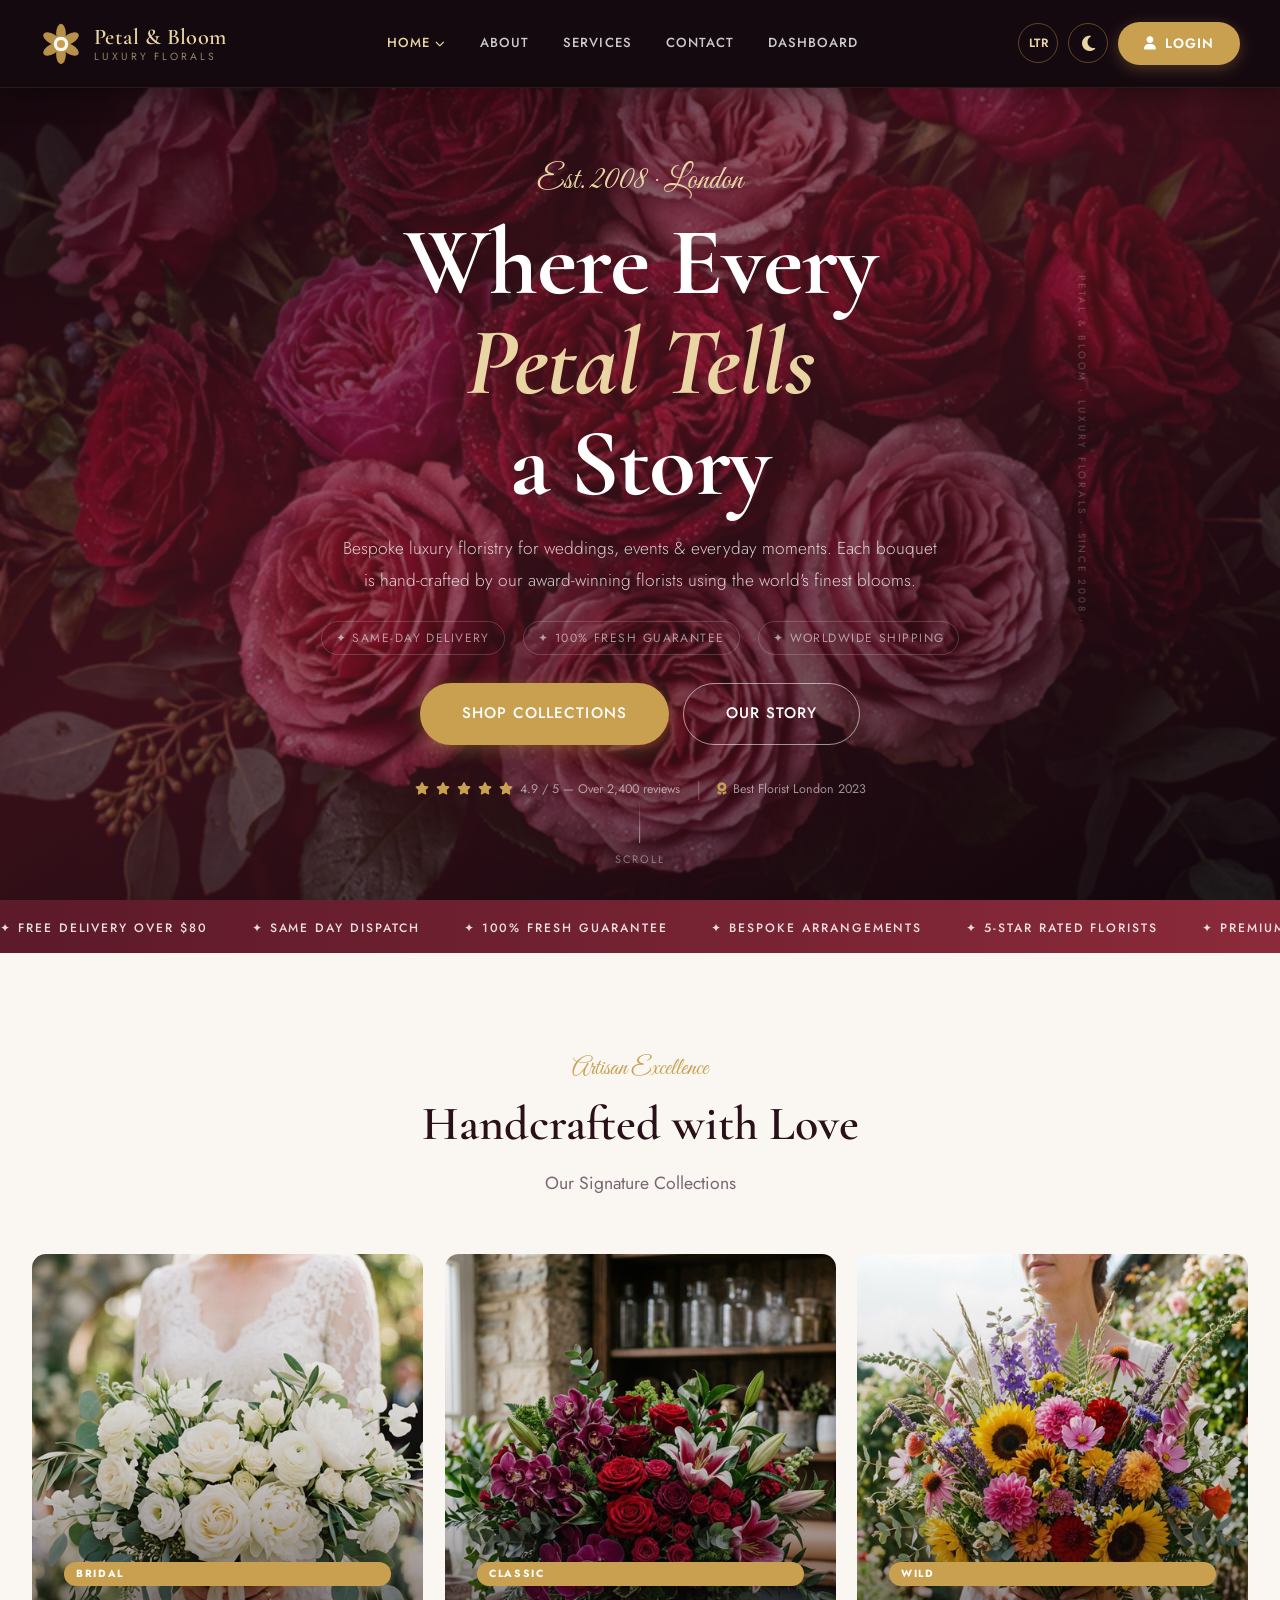
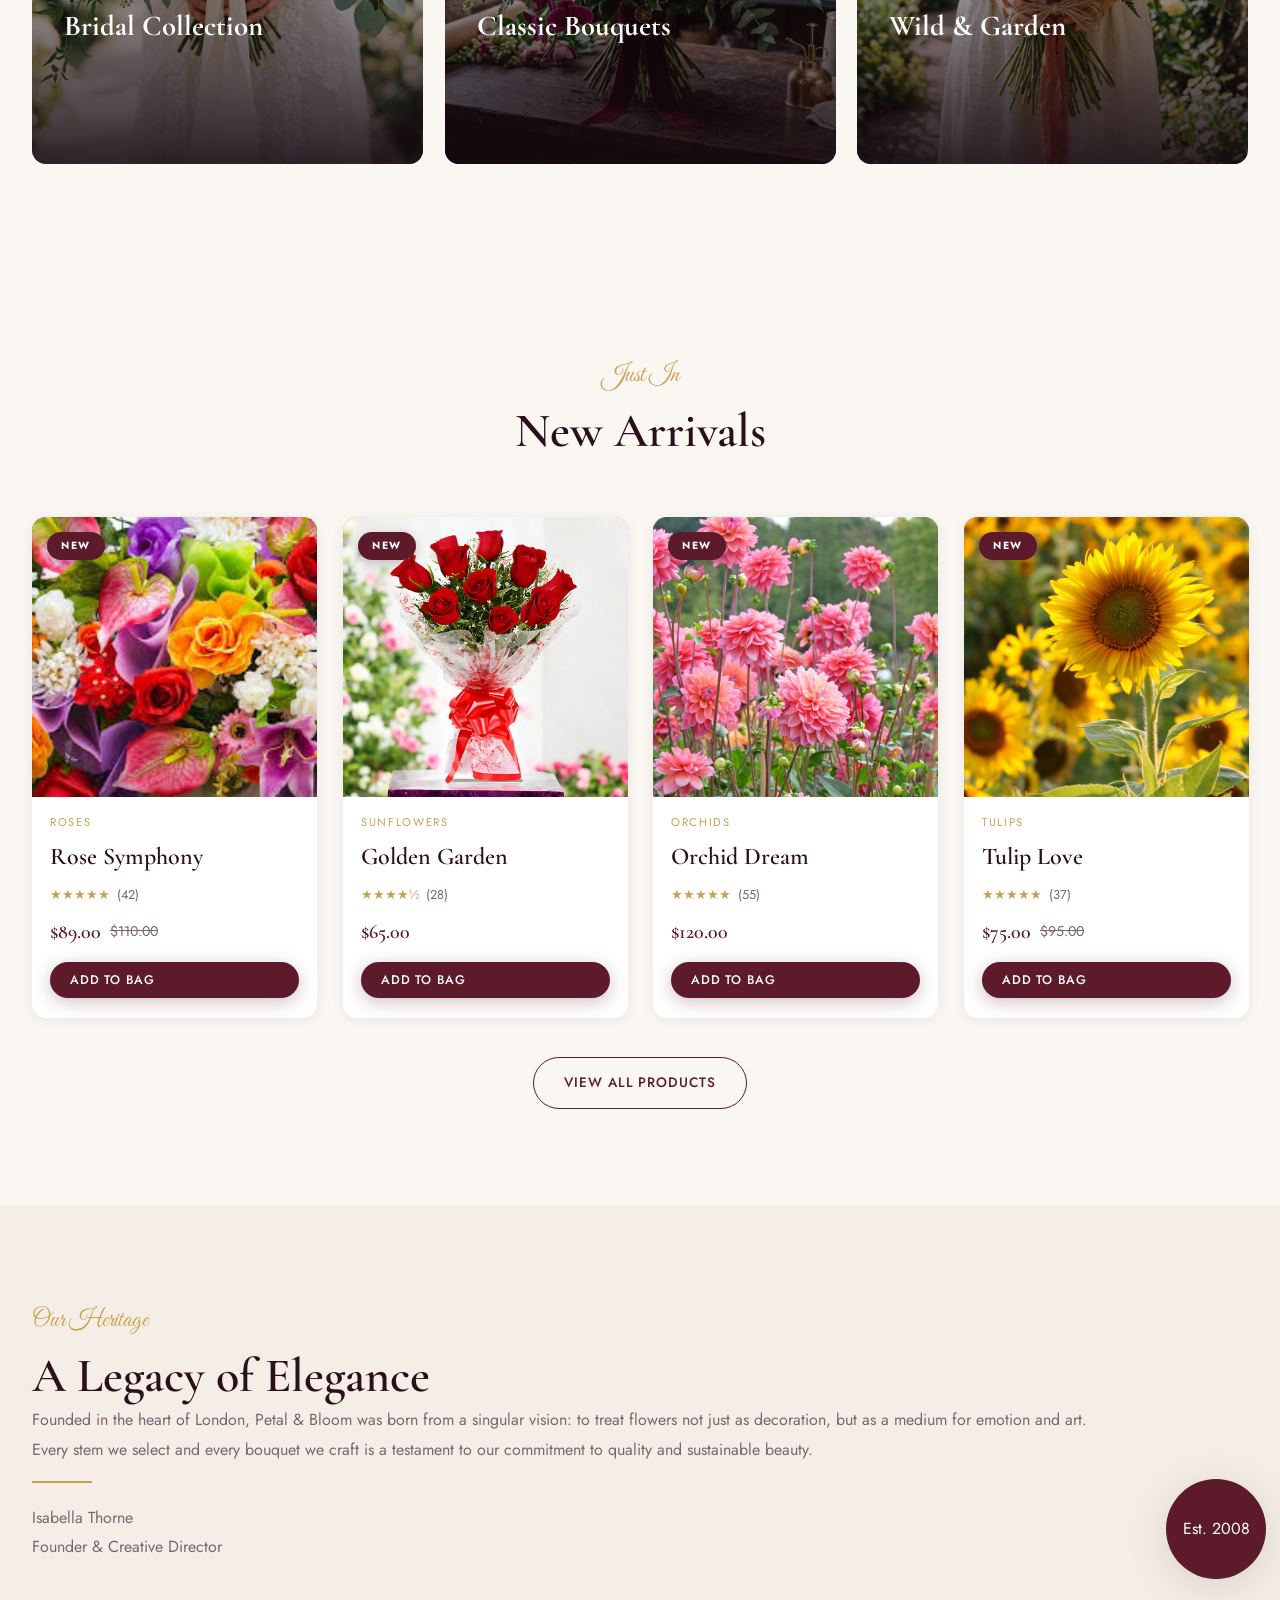
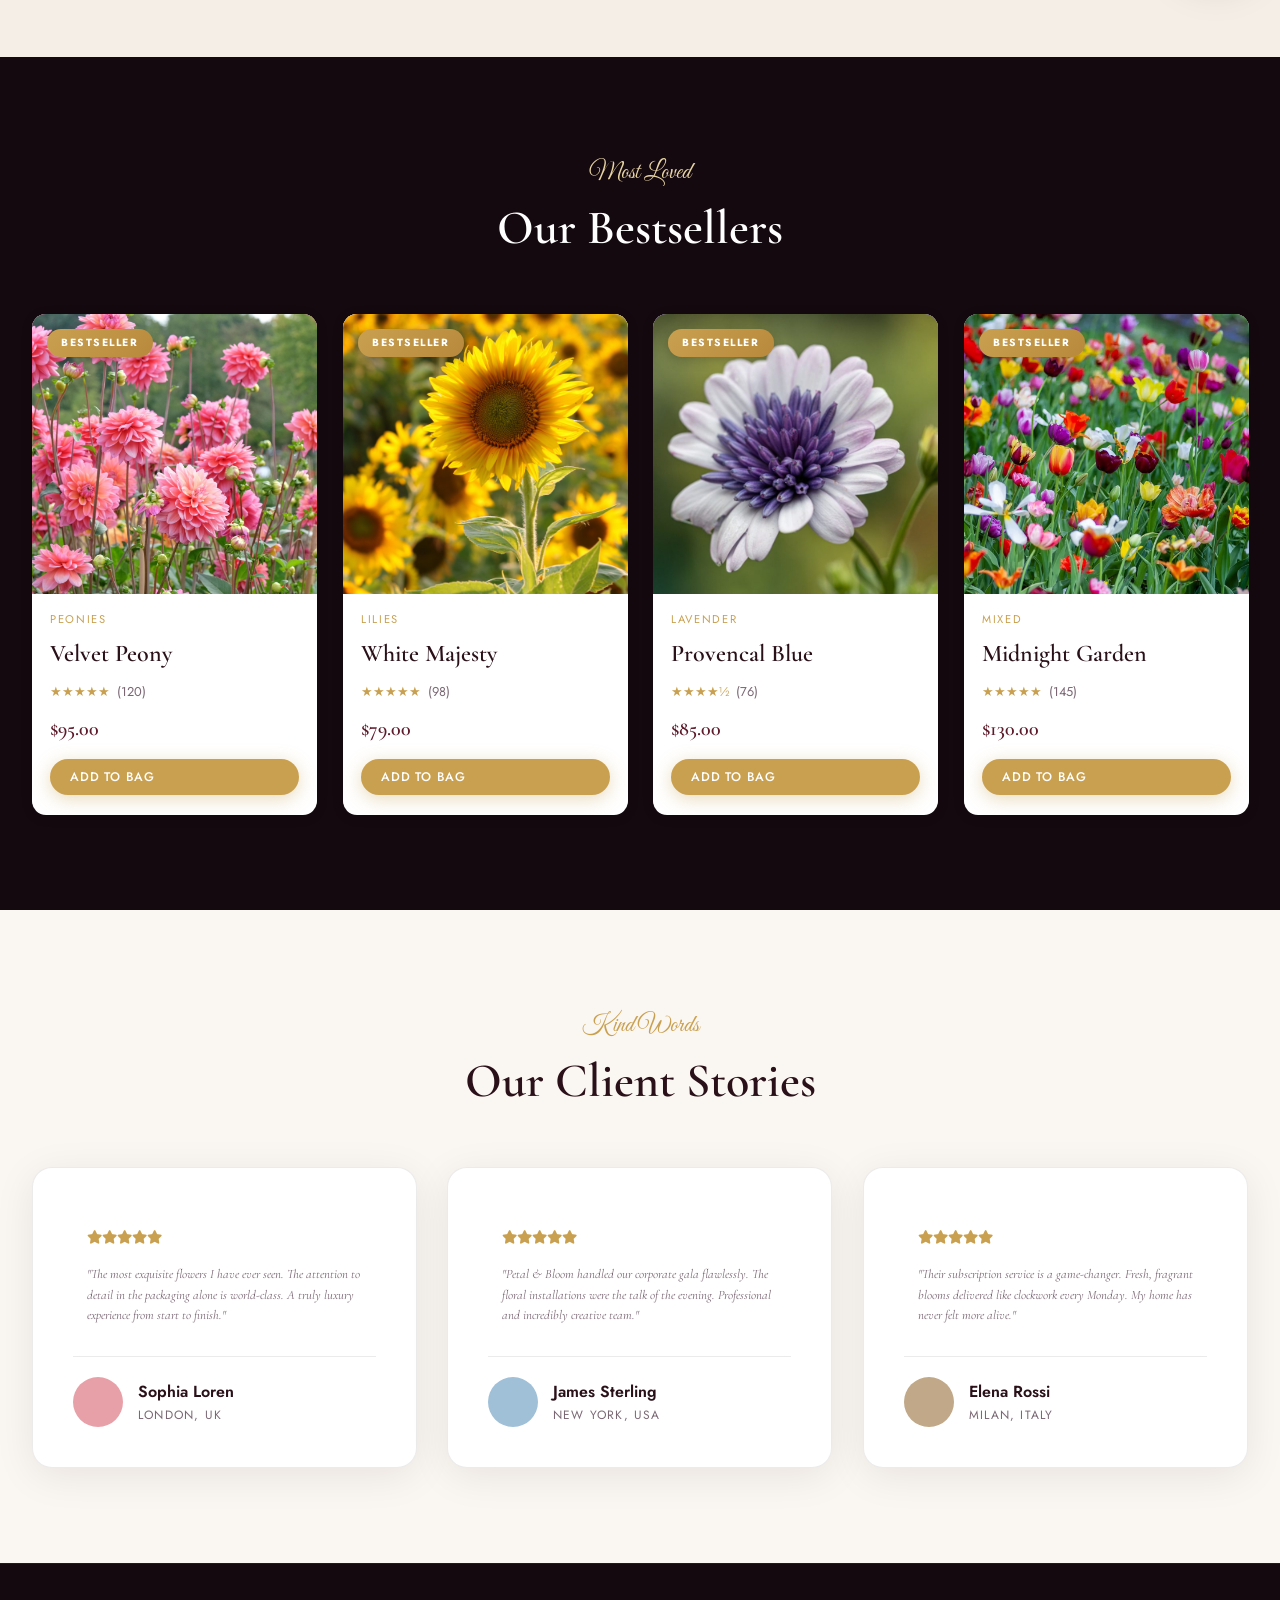
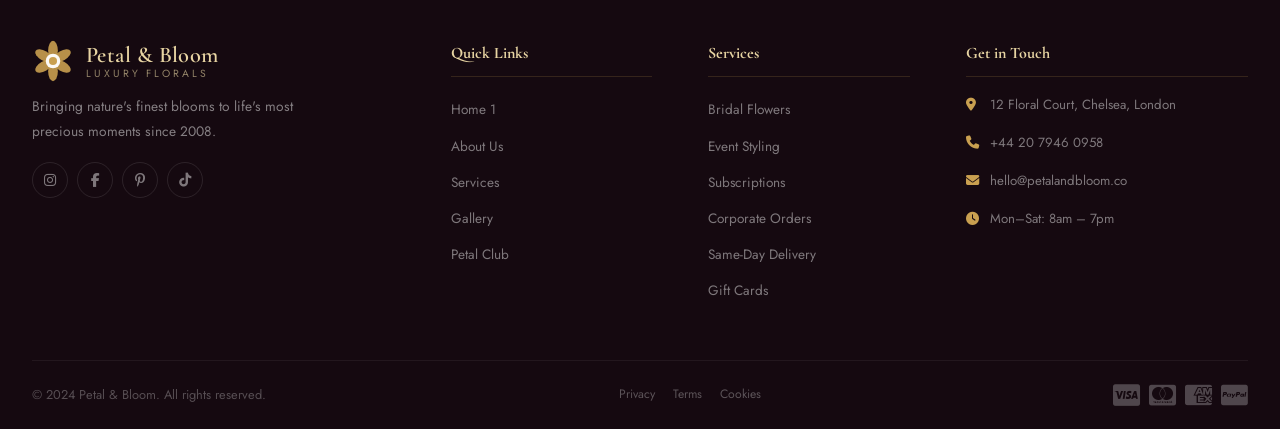
<file: index.html>
<!DOCTYPE html>
<html lang="en" dir="ltr">

<head>
    <meta charset="UTF-8" />
    <meta name="viewport" content="width=device-width,initial-scale=1.0" />
    <meta name="description"
        content="Petal & Bloom – Luxury Floral Boutique. Hand-crafted bouquets, wedding flowers, and bespoke arrangements." />
    <title>Petal &amp; Bloom | Luxury Floral Boutique</title>
    <link rel="preconnect" href="https://fonts.googleapis.com" />
    <link rel="preconnect" href="https://fonts.gstatic.com" crossorigin />
    <link
        href="https://fonts.googleapis.com/css2?family=Cormorant+Garamond:ital,wght@0,300;0,400;0,600;0,700;1,400;1,600&family=Great+Vibes&family=Jost:wght@300;400;500;600&display=swap"
        rel="stylesheet" />
    <link rel="stylesheet" href="https://cdnjs.cloudflare.com/ajax/libs/font-awesome/6.5.0/css/all.min.css" />
    <link rel="stylesheet" href="css/style.css" />
    <link rel="stylesheet" href="css/rtl-fixes.css" />
    <link rel="icon" type="image/svg+xml" href="favicon.svg" />
</head>

<body>

    <!-- PRELOADER REMOVED -->

    <!-- HEADER -->
    <header class="header" id="header">
        <div class="hdr-wrap">
            <a href="index.html" class="logo">
                <svg class="logo-svg" viewBox="0 0 52 52">
                    <ellipse cx="26" cy="13" rx="6" ry="12" fill="#C9A050" opacity=".9" />
                    <ellipse cx="26" cy="13" rx="6" ry="12" fill="#C9A050" opacity=".9" transform="rotate(60 26 26)" />
                    <ellipse cx="26" cy="13" rx="6" ry="12" fill="#C9A050" opacity=".9" transform="rotate(120 26 26)" />
                    <ellipse cx="26" cy="13" rx="6" ry="12" fill="#C9A050" opacity=".9" transform="rotate(180 26 26)" />
                    <ellipse cx="26" cy="13" rx="6" ry="12" fill="#C9A050" opacity=".9" transform="rotate(240 26 26)" />
                    <ellipse cx="26" cy="13" rx="6" ry="12" fill="#C9A050" opacity=".9" transform="rotate(300 26 26)" />
                    <circle cx="26" cy="26" r="9" fill="#fff" opacity=".95" />
                    <circle cx="26" cy="26" r="5" fill="#C9A050" />
                </svg>
                <div class="logo-txt"><span class="l-name">Petal &amp; Bloom</span><span class="l-tag">Luxury
                        Florals</span></div>
            </a>
            <nav class="nav" id="mainNav">
                <ul class="nl">
                    <li class="ni has-drop"><a href="#" class="nl-a active">Home <i class="fas fa-chevron-down"></i></a>
                        <div class="drop"><a href="index.html" class="di active">Home 1</a><a href="home2.html"
                                class="di">Home 2</a></div>
                    </li>
                    <li class="ni"><a href="about.html" class="nl-a">About</a></li>
                    <li class="ni"><a href="services.html" class="nl-a">Services</a></li>
                    <li class="ni"><a href="contact.html" class="nl-a">Contact</a></li>
                    <li class="ni"><a href="admin-dashboard.html" class="nl-a">Dashboard</a></li>
                    <li class="ni ni-login-mobile"><a href="login.html" class="nl-a"><i class="fas fa-user"></i>
                            Login</a></li>
                    <li class="ni ni-toggles-mobile">
                        <div class="mobile-toggles">
                            <button class="btn-globe" title="Toggle LTR/RTL">LTR</button>
                            <button class="btn-theme" title="Toggle Light/Dark Mode"><i class="fas fa-moon"></i><i class="fas fa-sun"></i></button>
                        </div>
                    </li>
                </ul>
            </nav>
            <div class="hdr-right">
                <button class="btn-globe" id="dirToggle" title="Toggle LTR/RTL">LTR</button>
                <button class="btn-theme" id="themeToggle" title="Toggle Light/Dark Mode"><i class="fas fa-moon"></i><i
                        class="fas fa-sun"></i></button>
                <a href="login.html" class="btn-login"><i class="fas fa-user"></i><span>Login</span></a>
                <button class="hamburger" id="hamburger"
                    aria-label="Menu"><span></span><span></span><span></span></button>
            </div>
        </div>
    </header>

    <main>

        <!-- ═══ S1: HERO ═══ -->
        <section class="hero" id="hero">
            <div class="hero-bg">
                <img src="images/hero.png" alt="Luxury roses" class="hero-img" onerror="this.style.display='none'" />
                <div class="hero-ov"></div>
            </div>
            <canvas id="petalCanvas"></canvas>
            <div class="hero-body">
                <span class="hero-script anim-script">Est. 2008 · London</span>
                <h1 class="hero-h anim-rise">Where Every<br><em>Petal Tells</em><br>a Story</h1>
                <p class="hero-p anim-fade">Bespoke luxury floristry for weddings, events &amp; everyday moments.
                    Each bouquet is hand-crafted by our award-winning florists using the world's finest blooms.</p>
                <div class="hero-tags anim-tags">
                    <span>✦ Same-Day Delivery</span>
                    <span>✦ 100% Fresh Guarantee</span>
                    <span>✦ Worldwide Shipping</span>
                </div>
                <div class="hero-cta anim-cta">
                    <a href="#collections" class="btn btn-gold btn-lg">Shop Collections</a>
                    <a href="#story" class="btn btn-ghost btn-lg">Our Story</a>
                </div>
                <div class="hero-trust anim-trust">
                    <div class="trust-item"><i class="fas fa-star"></i><i class="fas fa-star"></i><i
                            class="fas fa-star"></i><i class="fas fa-star"></i><i class="fas fa-star"></i><span>4.9 / 5
                            — Over 2,400 reviews</span></div>
                    <div class="trust-sep">|</div>
                    <div class="trust-item"><i class="fas fa-award"></i><span>Best Florist London 2023</span></div>
                </div>
            </div>
            <div class="hero-scroll-ind">
                <div class="si-line"></div><span>Scroll</span>
            </div>
            <div class="hero-side-text">Petal &amp; Bloom · Luxury Florals · Since 2008 ·</div>
        </section>

        <!-- ═══ S2: MARQUEE ═══ -->
        <section class="marquee-sec">
            <div class="mq-track">
                <div class="mq-inner">
                    <span>✦ Free Delivery over $80</span><span>✦ Same Day Dispatch</span>
                    <span>✦ 100% Fresh Guarantee</span><span>✦ Bespoke Arrangements</span>
                    <span>✦ 5-Star Rated Florists</span><span>✦ Premium Packaging</span>
                    <span>✦ Worldwide Shipping</span><span>✦ Award-Winning Studio</span>
                    <span>✦ Free Delivery over $80</span><span>✦ Same Day Dispatch</span>
                    <span>✦ 100% Fresh Guarantee</span><span>✦ Bespoke Arrangements</span>
                    <span>✦ 5-Star Rated Florists</span><span>✦ Premium Packaging</span>
                </div>
            </div>
        </section>

        <!-- ═══ S3: COLLECTIONS ═══ -->
        <section class="sec collections" id="collections">
            <div class="con">
                <div class="sh center">
                    <span class="eye">Artisan Excellence</span>
                    <h2 class="st">Handcrafted with Love</h2>
                    <p style="color: var(--txm); max-width: 600px; margin: 15px auto 0; font-size: 1.1rem;">Our Signature Collections</p>
                </div>
                <div class="col-grid">
                    <div class="col-card ani-left">
                        <div class="col-img"><img src="images/bridal.png" alt="Bridal Collection"
                                onerror="this.parentNode.classList.add('img-fallback','fb-bridal')" /></div>
                        <div class="col-ov"><span class="ctag">Bridal</span>
                            <h3>Bridal Collection</h3>
                            <p>Timeless elegance for your perfect day</p><a href="#" class="btn btn-sm btn-light">View
                                All</a>
                        </div>
                    </div>
                    <div class="col-card ani-up">
                        <div class="col-img"><img src="images/classic.png" alt="Classic Bouquets"
                                onerror="this.parentNode.classList.add('img-fallback','fb-classic')" /></div>
                        <div class="col-ov"><span class="ctag">Classic</span>
                            <h3>Classic Bouquets</h3>
                            <p>Everlasting beauty for every occasion</p><a href="#" class="btn btn-sm btn-light">View
                                All</a>
                        </div>
                    </div>
                    <div class="col-card ani-right">
                        <div class="col-img"><img src="images/wild.png" alt="Wild Garden"
                                onerror="this.parentNode.classList.add('img-fallback','fb-wild')" /></div>
                        <div class="col-ov"><span class="ctag">Wild</span>
                            <h3>Wild &amp; Garden</h3>
                            <p>Effortlessly natural and beautifully wild</p><a href="#"
                                class="btn btn-sm btn-light">View All</a>
                        </div>
                    </div>
                </div>
            </div>
        </section>

        <!-- ═══ S4: NEW ARRIVALS ═══ -->
        <section class="sec arrivals bg-cream" id="arrivals">
            <div class="con">
                <div class="sh center"><span class="eye">Just In</span>
                    <h2 class="st">New Arrivals</h2>
                </div>
                <div class="prod-grid">
                    <div class="prod-card ani-zoom d0">
                        <div class="prod-img fb-rose"><span class="badge-new">New</span>
                            <div class="prod-act"><button class="ab"><i class="fas fa-heart"></i></button><button
                                    class="ab"><i class="fas fa-eye"></i></button></div>
                        </div>
                        <div class="pi">
                            <p class="pcat">Roses</p>
                            <h4 class="pname">Rose Symphony</h4>
                            <div class="stars">★★★★★ <span>(42)</span></div>
                            <div class="pp"><span class="pc">$89.00</span><s>$110.00</s></div><button
                                class="btn btn-sm btn-primary w100">Add to Bag</button>
                        </div>
                    </div>
                    <div class="prod-card ani-zoom d1">
                        <div class="prod-img fb-sun"><span class="badge-new">New</span>
                            <div class="prod-act"><button class="ab"><i class="fas fa-heart"></i></button><button
                                    class="ab"><i class="fas fa-eye"></i></button></div>
                        </div>
                        <div class="pi">
                            <p class="pcat">Sunflowers</p>
                            <h4 class="pname">Golden Garden</h4>
                            <div class="stars">★★★★½ <span>(28)</span></div>
                            <div class="pp"><span class="pc">$65.00</span></div><button
                                class="btn btn-sm btn-primary w100">Add to Bag</button>
                        </div>
                    </div>
                    <div class="prod-card ani-zoom d2">
                        <div class="prod-img fb-orchid"><span class="badge-new">New</span>
                            <div class="prod-act"><button class="ab"><i class="fas fa-heart"></i></button><button
                                    class="ab"><i class="fas fa-eye"></i></button></div>
                        </div>
                        <div class="pi">
                            <p class="pcat">Orchids</p>
                            <h4 class="pname">Orchid Dream</h4>
                            <div class="stars">★★★★★ <span>(55)</span></div>
                            <div class="pp"><span class="pc">$120.00</span></div><button
                                class="btn btn-sm btn-primary w100">Add to Bag</button>
                        </div>
                    </div>
                    <div class="prod-card ani-zoom d3">
                        <div class="prod-img fb-tulip"><span class="badge-new">New</span>
                            <div class="prod-act"><button class="ab"><i class="fas fa-heart"></i></button><button
                                    class="ab"><i class="fas fa-eye"></i></button></div>
                        </div>
                        <div class="pi">
                            <p class="pcat">Tulips</p>
                            <h4 class="pname">Tulip Love</h4>
                            <div class="stars">★★★★★ <span>(37)</span></div>
                            <div class="pp"><span class="pc">$75.00</span><s>$95.00</s></div><button
                                class="btn btn-sm btn-primary w100">Add to Bag</button>
                        </div>
                    </div>
                </div>
                <div class="center mt40"><a href="#" class="btn btn-outline">View All Products</a></div>
            </div>
        </section>

        <!-- ═══ S5: STORY ═══ -->
        <section class="sec story-sec" id="story">
            <div class="con">
                <div class="story-grid">
                    <div class="story-txt ani-left">
                        <span class="eye">Our Heritage</span>
                        <h2 class="st">A Legacy of Elegance</h2>
                        <p class="story-p">Founded in the heart of London, Petal & Bloom was born from a singular
                            vision: to treat flowers not just as decoration, but as a medium for emotion and art.</p>
                        <p class="story-p">Every stem we select and every bouquet we craft is a testament to our
                            commitment to quality and sustainable beauty.</p>
                        <div class="gold-bar"></div>
                        <div class="sig-wrap">
                            <p class="sig">Isabella Thorne</p>
                            <p class="sig-title">Founder &amp; Creative Director</p>
                        </div>
                    </div>
                    <div class="story-img-wrap ani-right">
                        <div class="story-img fb-story"></div>
                        <div class="story-badge">Est. 2008</div>
                    </div>
                </div>
            </div>
        </section>

        <!-- ═══ S6: BESTSELLERS ═══ -->
        <section class="sec bestsellers bg-dark" id="bestsellers">
            <div class="con">
                <div class="sh center">
                    <span class="eye light">Most Loved</span>
                    <h2 class="st light">Our Bestsellers</h2>
                </div>
                <div class="prod-grid">
                    <div class="prod-card ani-up d0">
                        <div class="prod-img fb-peony"><span class="badge-best">Bestseller</span></div>
                        <div class="pi">
                            <p class="pcat">Peonies</p>
                            <h4 class="pname">Velvet Peony</h4>
                            <div class="stars">★★★★★ <span>(120)</span></div>
                            <div class="pp"><span class="pc">$95.00</span></div><button
                                class="btn btn-sm btn-gold w100">Add to Bag</button>
                        </div>
                    </div>
                    <div class="prod-card ani-up d1">
                        <div class="prod-img fb-lily"><span class="badge-best">Bestseller</span></div>
                        <div class="pi">
                            <p class="pcat">Lilies</p>
                            <h4 class="pname">White Majesty</h4>
                            <div class="stars">★★★★★ <span>(98)</span></div>
                            <div class="pp"><span class="pc">$79.00</span></div><button
                                class="btn btn-sm btn-gold w100">Add to Bag</button>
                        </div>
                    </div>
                    <div class="prod-card ani-up d2">
                        <div class="prod-img fb-lav"><span class="badge-best">Bestseller</span></div>
                        <div class="pi">
                            <p class="pcat">Lavender</p>
                            <h4 class="pname">Provencal Blue</h4>
                            <div class="stars">★★★★½ <span>(76)</span></div>
                            <div class="pp"><span class="pc">$85.00</span></div><button
                                class="btn btn-sm btn-gold w100">Add to Bag</button>
                        </div>
                    </div>
                    <div class="prod-card ani-up d3">
                        <div class="prod-img fb-mix"><span class="badge-best">Bestseller</span></div>
                        <div class="pi">
                            <p class="pcat">Mixed</p>
                            <h4 class="pname">Midnight Garden</h4>
                            <div class="stars">★★★★★ <span>(145)</span></div>
                            <div class="pp"><span class="pc">$130.00</span></div><button
                                class="btn btn-sm btn-gold w100">Add to Bag</button>
                        </div>
                    </div>
                </div>
            </div>
        </section>
        <!-- ═══ S7: TESTIMONIALS ═══ -->
        <section class="sec testimonials" id="testimonials">
            <div class="con">
                <div class="sh center">
                    <span class="eye">Kind Words</span>
                    <h2 class="st">Our Client Stories</h2>
                </div>
                <div class="tm-grid">
                    <div class="tm-card ani-up d0">
                        <div class="tm-info">
                            <div class="tm-stars"><i class="fas fa-star"></i><i class="fas fa-star"></i><i
                                    class="fas fa-star"></i><i class="fas fa-star"></i><i class="fas fa-star"></i></div>
                            <p class="tm-txt">"The most exquisite flowers I have ever seen. The attention to detail in
                                the packaging alone is world-class. A truly luxury experience from start to finish."</p>
                        </div>
                        <div class="tm-user">
                            <div class="tm-av fb-av1"></div>
                            <div class="tm-uinfo">
                                <h4 class="tm-name">Sophia Loren</h4>
                                <p class="tm-loc">London, UK</p>
                            </div>
                        </div>
                    </div>
                    <div class="tm-card ani-up d1">
                        <div class="tm-info">
                            <div class="tm-stars"><i class="fas fa-star"></i><i class="fas fa-star"></i><i
                                    class="fas fa-star"></i><i class="fas fa-star"></i><i class="fas fa-star"></i></div>
                            <p class="tm-txt">"Petal & Bloom handled our corporate gala flawlessly. The floral
                                installations were the talk of the evening. Professional and incredibly creative team."
                            </p>
                        </div>
                        <div class="tm-user">
                            <div class="tm-av fb-av2"></div>
                            <div class="tm-uinfo">
                                <h4 class="tm-name">James Sterling</h4>
                                <p class="tm-loc">New York, USA</p>
                            </div>
                        </div>
                    </div>
                    <div class="tm-card ani-up d2">
                        <div class="tm-info">
                            <div class="tm-stars"><i class="fas fa-star"></i><i class="fas fa-star"></i><i
                                    class="fas fa-star"></i><i class="fas fa-star"></i><i class="fas fa-star"></i></div>
                            <p class="tm-txt">"Their subscription service is a game-changer. Fresh, fragrant blooms
                                delivered like clockwork every Monday. My home has never felt more alive."</p>
                        </div>
                        <div class="tm-user">
                            <div class="tm-av fb-av3"></div>
                            <div class="tm-uinfo">
                                <h4 class="tm-name">Elena Rossi</h4>
                                <p class="tm-loc">Milan, Italy</p>
                            </div>
                        </div>
                    </div>
                </div>
            </div>
        </section>

    </main>

    <!-- FOOTER -->
    <footer class="footer" id="footer">
        <div class="con">
            <div class="ft-grid">
                <div class="ft-brand">
                    <a href="index.html" class="logo"><svg class="logo-svg" viewBox="0 0 52 52">
                            <ellipse cx="26" cy="13" rx="6" ry="12" fill="#C9A050" opacity=".9" />
                            <ellipse cx="26" cy="13" rx="6" ry="12" fill="#C9A050" opacity=".9"
                                transform="rotate(60 26 26)" />
                            <ellipse cx="26" cy="13" rx="6" ry="12" fill="#C9A050" opacity=".9"
                                transform="rotate(120 26 26)" />
                            <ellipse cx="26" cy="13" rx="6" ry="12" fill="#C9A050" opacity=".9"
                                transform="rotate(180 26 26)" />
                            <ellipse cx="26" cy="13" rx="6" ry="12" fill="#C9A050" opacity=".9"
                                transform="rotate(240 26 26)" />
                            <ellipse cx="26" cy="13" rx="6" ry="12" fill="#C9A050" opacity=".9"
                                transform="rotate(300 26 26)" />
                            <circle cx="26" cy="26" r="9" fill="#fff" opacity=".95" />
                            <circle cx="26" cy="26" r="5" fill="#C9A050" />
                        </svg>
                        <div class="logo-txt"><span class="l-name">Petal &amp; Bloom</span><span
                                class="l-tag">Luxury Florals</span></div>
                    </a>
                    <p class="ft-desc">Bringing nature's finest blooms to life's most precious moments since 2008.
                    </p>
                    <div class="ft-soc"><a href="#"><i class="fab fa-instagram"></i></a><a href="#"><i
                                class="fab fa-facebook-f"></i></a><a href="#"><i
                                class="fab fa-pinterest-p"></i></a><a href="#"><i class="fab fa-tiktok"></i></a>
                    </div>
                </div>
                <div class="ft-col">
                    <h5>Quick Links</h5>
                    <ul>
                        <li><a href="index.html">Home 1</a></li>
                        <li><a href="about.html">About Us</a></li>
                        <li><a href="services.html">Services</a></li>
                        <li><a href="#gallery">Gallery</a></li>
                        <li><a href="#loyalty">Petal Club</a></li>
                    </ul>
                </div>
                <div class="ft-col">
                    <h5>Services</h5>
                    <ul>
                        <li><a href="#">Bridal Flowers</a></li>
                        <li><a href="#">Event Styling</a></li>
                        <li><a href="#">Subscriptions</a></li>
                        <li><a href="#">Corporate Orders</a></li>
                        <li><a href="#">Same-Day Delivery</a></li>
                        <li><a href="#">Gift Cards</a></li>
                    </ul>
                </div>
                <div class="ft-col">
                    <h5>Get in Touch</h5>
                    <ul class="ft-contact">
                        <li><i class="fas fa-map-marker-alt"></i>12 Floral Court, Chelsea, London</li>
                        <li><i class="fas fa-phone"></i>+44 20 7946 0958</li>
                        <li><i class="fas fa-envelope"></i>hello@petalandbloom.co</li>
                        <li><i class="fas fa-clock"></i>Mon–Sat: 8am – 7pm</li>
                    </ul>
                </div>
            </div>
            <div class="ft-btm">
                <p>&copy; 2024 Petal &amp; Bloom. All rights reserved.</p>
                <div class="ft-links"><a href="#">Privacy</a><a href="#">Terms</a><a href="#">Cookies</a></div>
                <div class="pay-ico"><i class="fab fa-cc-visa"></i><i class="fab fa-cc-mastercard"></i><i
                        class="fab fa-cc-amex"></i><i class="fab fa-cc-paypal"></i></div>
            </div>
        </div>
    </footer>

    <button class="btt" id="btt"><i class="fas fa-arrow-up"></i></button>
    <script src="js/main.js"></script>
</body>

</html>
</file>
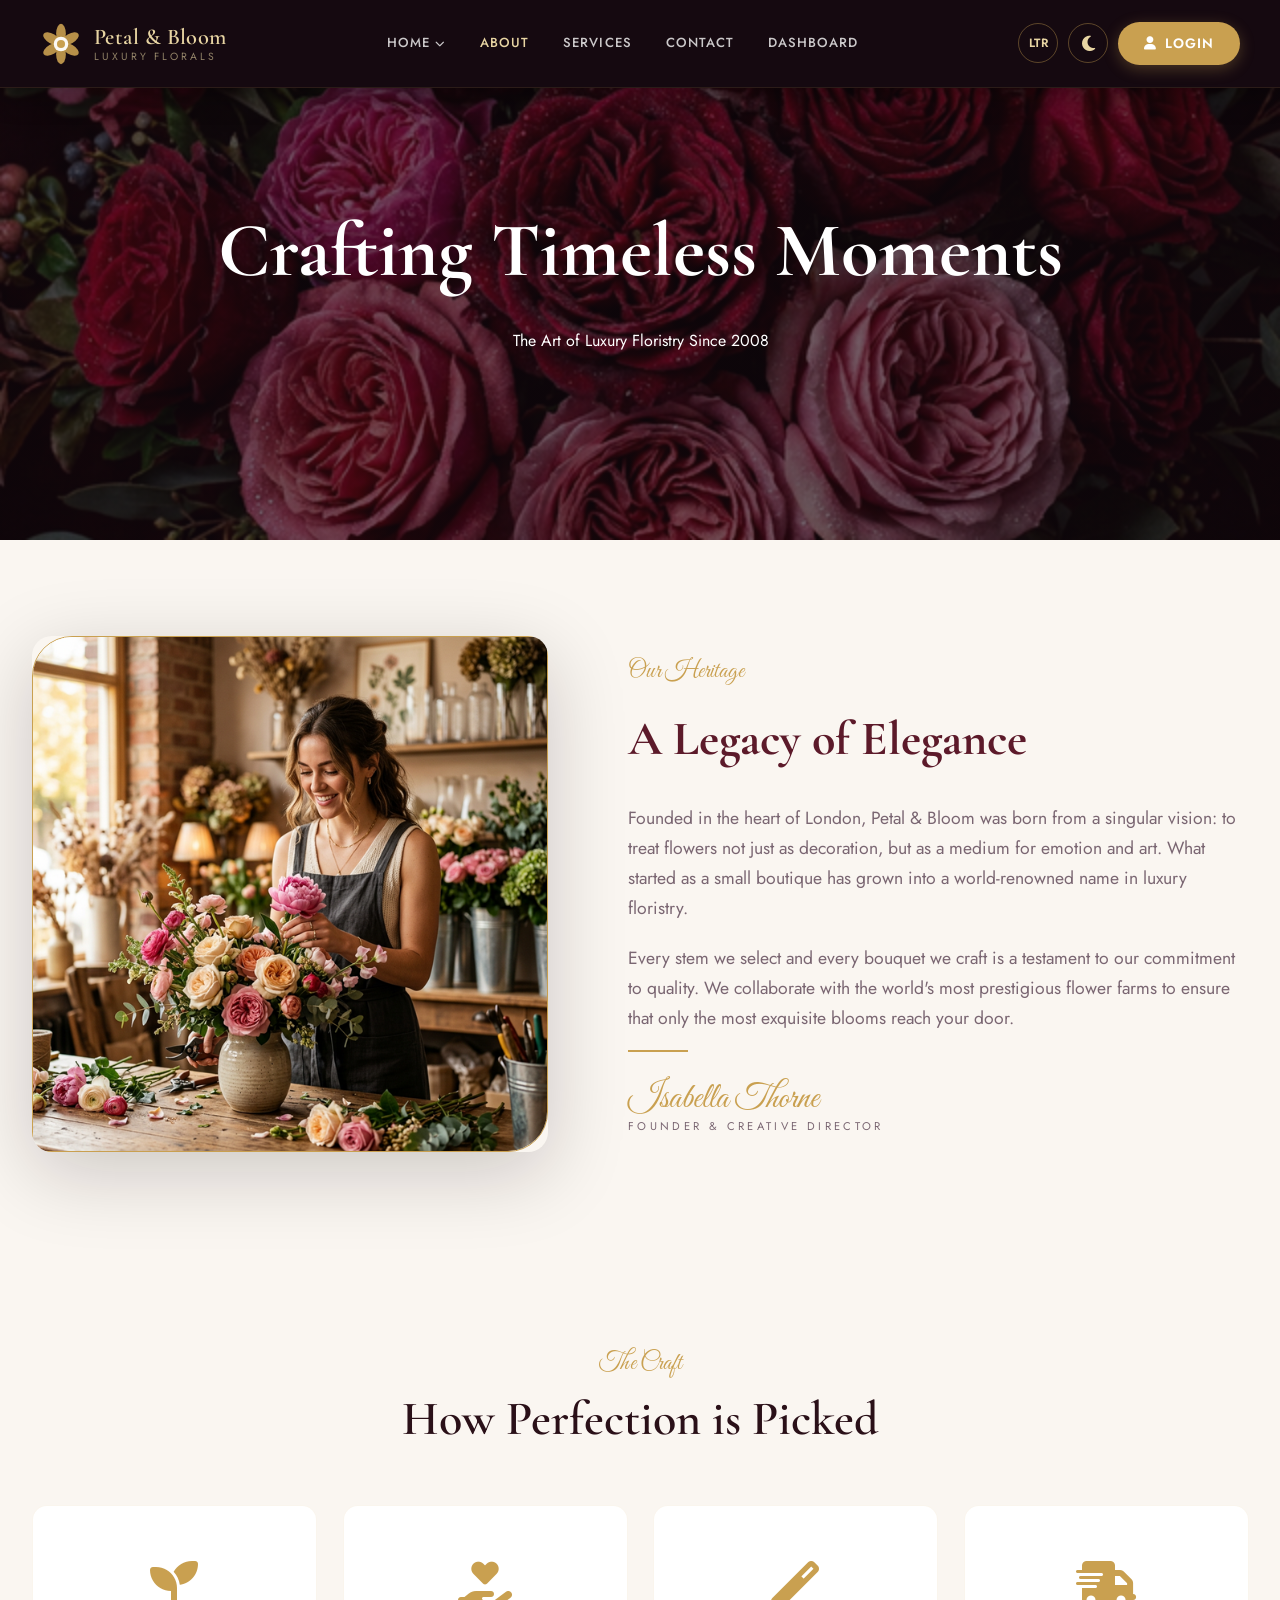
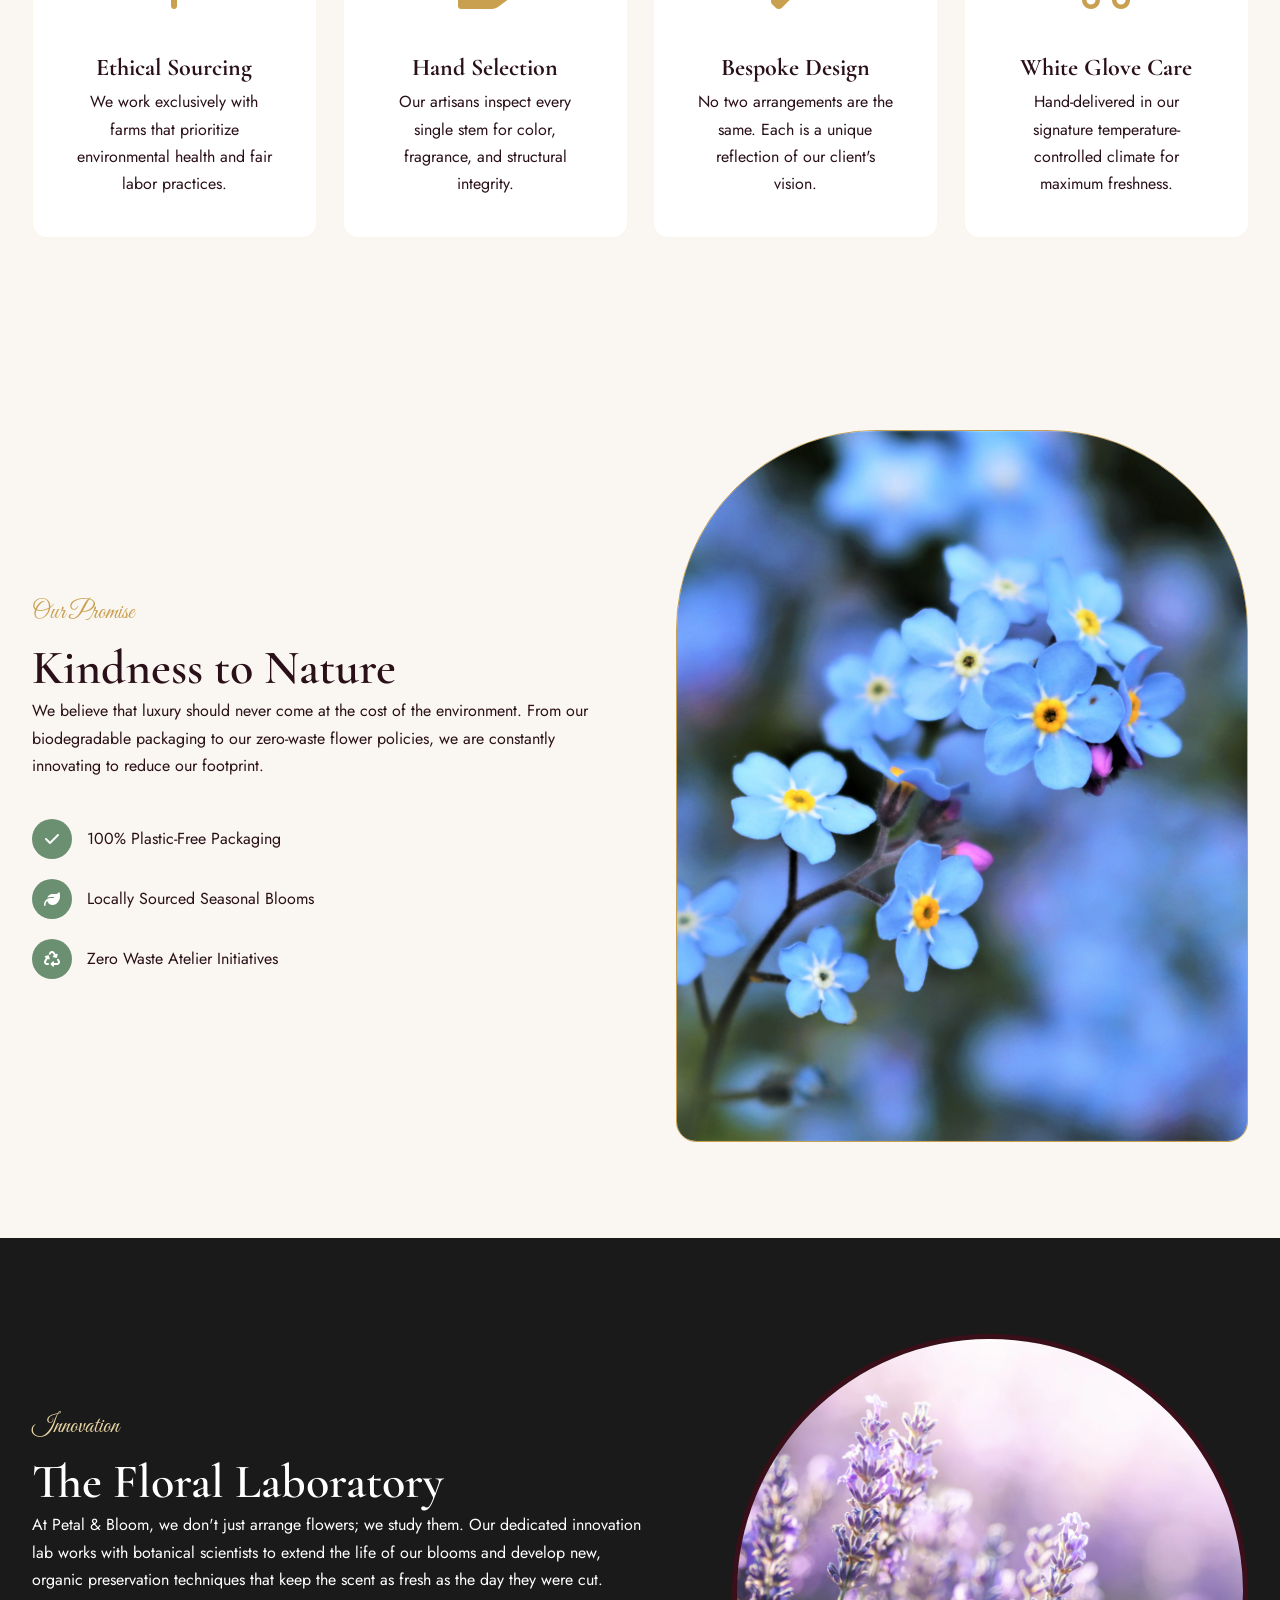
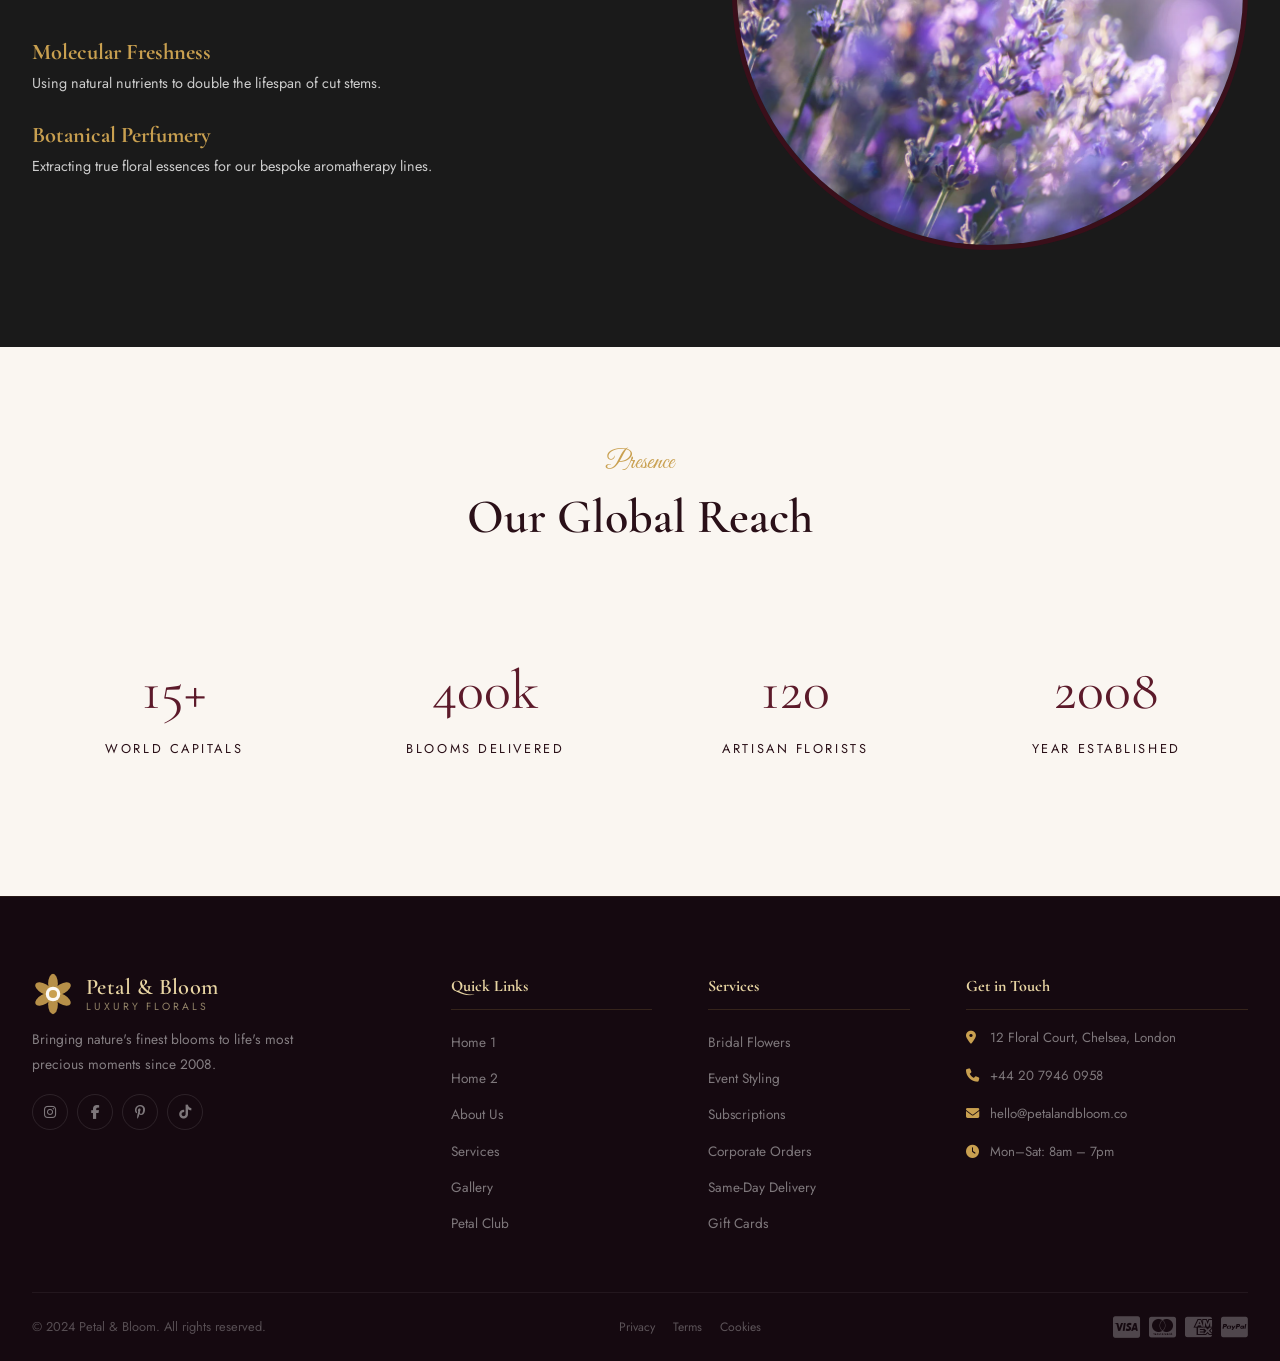
<file: about.html>
<!DOCTYPE html>
<html lang="en" dir="ltr">

<head>
    <meta charset="UTF-8" />
    <meta name="viewport" content="width=device-width,initial-scale=1.0" />
    <meta name="description"
        content="Learn about Petal & Bloom – Our history, our floral artisans, and our passion for perfection." />
    <title>Our Story | Petal &amp; Bloom Luxury Florals</title>
    <link rel="preconnect" href="https://fonts.googleapis.com" />
    <link rel="preconnect" href="https://fonts.gstatic.com" crossorigin />
    <link
        href="https://fonts.googleapis.com/css2?family=Cormorant+Garamond:ital,wght@0,300;0,400;0,600;0,700;1,400;1,600&family=Great+Vibes&family=Jost:wght@300;400;500;600&display=swap"
        rel="stylesheet" />
    <link rel="stylesheet" href="https://cdnjs.cloudflare.com/ajax/libs/font-awesome/6.5.0/css/all.min.css" />
    <link rel="stylesheet" href="css/style.css" />
    <link rel="stylesheet" href="css/rtl-fixes.css" />
    <link rel="icon" type="image/svg+xml" href="favicon.svg" />
    <style>
        /* About Page Specific Styles */
        .about-hero {
            height: 60vh;
            background: linear-gradient(rgba(21, 9, 16, 0.6), rgba(21, 9, 16, 0.6)), url('images/hero.png');
            background-size: cover;
            background-position: center;
            display: flex;
            align-items: center;
            justify-content: center;
            text-align: center;
            color: #fff;
        }

        .about-header-txt h1 {
            font-family: var(--ff);
            font-size: clamp(3rem, 6vw, 5rem);
            margin-bottom: 10px;
        }

        .breadcrumbs {
            font-size: 0.8rem;
            text-transform: uppercase;
            letter-spacing: 0.2em;
            color: var(--gl);
        }

        .heritage-grid {
            display: grid;
            grid-template-columns: 1fr 1.2fr;
            gap: 80px;
            align-items: center;
        }

        .heritage-content h2 {
            font-family: var(--ff);
            font-size: 3rem;
            margin-bottom: 24px;
            color: var(--p);
        }

        .heritage-img {
            position: relative;
            border-radius: 20px;
            overflow: hidden;
            box-shadow: var(--shl);
        }

        .process-step {
            text-align: center;
            padding: 40px;
            background: #fff;
            border-radius: 15px;
            transition: transform 0.3s;
        }

        .process-step:hover {
            transform: translateY(-10px);
        }

        .step-icon {
            font-size: 3rem;
            color: var(--g);
            margin-bottom: 20px;
        }
    </style>
</head>

<body>
    <header class="header" id="header">
        <div class="hdr-wrap">
            <a href="index.html" class="logo">
                <svg class="logo-svg" viewBox="0 0 52 52">
                    <ellipse cx="26" cy="13" rx="6" ry="12" fill="#C9A050" opacity=".9" />
                    <ellipse cx="26" cy="13" rx="6" ry="12" fill="#C9A050" opacity=".9" transform="rotate(60 26 26)" />
                    <ellipse cx="26" cy="13" rx="6" ry="12" fill="#C9A050" opacity=".9" transform="rotate(120 26 26)" />
                    <ellipse cx="26" cy="13" rx="6" ry="12" fill="#C9A050" opacity=".9" transform="rotate(180 26 26)" />
                    <ellipse cx="26" cy="13" rx="6" ry="12" fill="#C9A050" opacity=".9" transform="rotate(240 26 26)" />
                    <ellipse cx="26" cy="13" rx="6" ry="12" fill="#C9A050" opacity=".9" transform="rotate(300 26 26)" />
                    <circle cx="26" cy="26" r="9" fill="#fff" opacity=".95" />
                    <circle cx="26" cy="26" r="5" fill="#C9A050" />
                </svg>
                <div class="logo-txt"><span class="l-name">Petal &amp; Bloom</span><span class="l-tag">Luxury
                        Florals</span></div>
            </a>
            <nav class="nav" id="mainNav">
                <ul class="nl">
                    <li class="ni has-drop"><a href="#" class="nl-a">Home <i class="fas fa-chevron-down"></i></a>
                        <div class="drop"><a href="index.html" class="di">Home 1</a><a href="home2.html" class="di">Home
                                2</a></div>
                    </li>
                    <li class="ni"><a href="about.html" class="nl-a active">About</a></li>
                    <li class="ni"><a href="services.html" class="nl-a">Services</a></li>
                    <li class="ni"><a href="contact.html" class="nl-a">Contact</a></li>
                    <li class="ni"><a href="admin-dashboard.html" class="nl-a">Dashboard</a></li>
                    <li class="ni ni-login-mobile"><a href="login.html" class="nl-a"><i class="fas fa-user"></i>
                            Login</a></li>
                    <li class="ni ni-toggles-mobile">
                        <div class="mobile-toggles">
                            <button class="btn-globe" title="Toggle LTR/RTL">LTR</button>
                            <button class="btn-theme" title="Toggle Light/Dark Mode"><i class="fas fa-moon"></i><i class="fas fa-sun"></i></button>
                        </div>
                    </li>
                </ul>
            </nav>
            <div class="hdr-right">
                <button class="btn-globe" id="dirToggle" title="Toggle LTR/RTL">LTR</button>
                <button class="btn-theme" id="themeToggle" title="Toggle Light/Dark Mode"><i class="fas fa-moon"></i><i
                        class="fas fa-sun"></i></button>
                <a href="login.html" class="btn-login"><i class="fas fa-user"></i><span>Login</span></a>
                <button class="hamburger" id="hamburger"
                    aria-label="Menu"><span></span><span></span><span></span></button>
            </div>
        </div>
    </header>

    <main>
        <!-- ═══ S1: PAGE HERO ═══ -->
        <section class="about-hero">
            <div class="about-header-txt">
                <h1 class="ani-up">Crafting Timeless Moments</h1>
                <p class="ani-up d1">The Art of Luxury Floristry Since 2008</p>
            </div>
        </section>

        <!-- ═══ S2: HERITAGE SECTION ═══ -->
        <section class="sec heritage">
            <div class="con">
                <div class="heritage-grid">
                    <div class="heritage-img ani-left">
                        <img src="images/story.png" alt="Heritage – Our founder Isabella Thorne"
                            style="border-radius: 40px 0 40px 0; border: 1px solid var(--g);">
                    </div>
                    <div class="heritage-content ani-right">
                        <span class="eye">Our Heritage</span>
                        <h2>A Legacy of Elegance</h2>
                        <p style="font-size: 1.1rem; color: var(--txm);">Founded in the heart of London, Petal & Bloom
                            was born from a singular vision: to treat
                            flowers not just as decoration, but as a medium for emotion and art. What started as a small
                            boutique has grown into a world-renowned name in luxury floristry.</p>
                        <p style="margin-top:20px; font-size: 1.1rem; color: var(--txm);">Every stem we select and every
                            bouquet we craft is a testament to our
                            commitment to quality. We collaborate with the world's most prestigious flower farms to
                            ensure that only the most exquisite blooms reach your door.</p>
                        <div class="gold-bar"></div>
                        <div style="margin-top: 30px;">
                            <p style="font-family: var(--fs); font-size: 2.2rem; color: var(--g); line-height: 1;">
                                Isabella Thorne</p>
                            <p
                                style="text-transform: uppercase; font-size: 0.7rem; letter-spacing: 0.3em; color: var(--txm);">
                                Founder & Creative Director</p>
                        </div>
                    </div>
                </div>
            </div>
        </section>

        <!-- ═══ S3: OUR PROCESS ═══ -->
        <section class="sec bg-cream">
            <div class="con">
                <div class="sh center">
                    <span class="eye">The Craft</span>
                    <h2 class="st">How Perfection is Picked</h2>
                </div>
                <div class="prod-grid">
                    <div class="process-step ani-zoom d0" style="border: 1px solid rgba(201, 160, 80, 0.1);">
                        <div class="step-icon"><i class="fas fa-seedling"></i></div>
                        <h3 style="font-family: var(--ff); font-size: 1.5rem;">Ethical Sourcing</h3>
                        <p>We work exclusively with farms that prioritize environmental health and fair labor practices.
                        </p>
                    </div>
                    <div class="process-step ani-zoom d1" style="border: 1px solid rgba(201, 160, 80, 0.1);">
                        <div class="step-icon"><i class="fas fa-hand-holding-heart"></i></div>
                        <h3 style="font-family: var(--ff); font-size: 1.5rem;">Hand Selection</h3>
                        <p>Our artisans inspect every single stem for color, fragrance, and structural integrity.</p>
                    </div>
                    <div class="process-step ani-zoom d2" style="border: 1px solid rgba(201, 160, 80, 0.1);">
                        <div class="step-icon"><i class="fas fa-magic"></i></div>
                        <h3 style="font-family: var(--ff); font-size: 1.5rem;">Bespoke Design</h3>
                        <p>No two arrangements are the same. Each is a unique reflection of our client's vision.</p>
                    </div>
                    <div class="process-step ani-zoom d3" style="border: 1px solid rgba(201, 160, 80, 0.1);">
                        <div class="step-icon"><i class="fas fa-truck-fast"></i></div>
                        <h3 style="font-family: var(--ff); font-size: 1.5rem;">White Glove Care</h3>
                        <p>Hand-delivered in our signature temperature-controlled climate for maximum freshness.</p>
                    </div>
                </div>
            </div>
        </section>

        <!-- ═══ S4: SUSTAINABILITY ═══ -->
        <section class="sec">
            <div class="con">
                <div class="loyalty-g" style="align-items: center;">
                    <div class="loyalty-txt ani-left">
                        <span class="eye">Our Promise</span>
                        <h2 class="st">Kindness to Nature</h2>
                        <p>We believe that luxury should never come at the cost of the environment. From our
                            biodegradable packaging to our zero-waste flower policies, we are constantly innovating to
                            reduce our footprint.</p>
                        <div class="pf-list mt40">
                            <div style="display: flex; align-items: center; gap: 15px; margin-bottom: 20px;">
                                <div
                                    style="width: 40px; height: 40px; border-radius: 50%; background: var(--sg); color: #fff; display: flex; align-items: center; justify-content: center;">
                                    <i class="fas fa-check"></i>
                                </div>
                                <span>100% Plastic-Free Packaging</span>
                            </div>
                            <div style="display: flex; align-items: center; gap: 15px; margin-bottom: 20px;">
                                <div
                                    style="width: 40px; height: 40px; border-radius: 50%; background: var(--sg); color: #fff; display: flex; align-items: center; justify-content: center;">
                                    <i class="fas fa-leaf"></i>
                                </div>
                                <span>Locally Sourced Seasonal Blooms</span>
                            </div>
                            <div style="display: flex; align-items: center; gap: 15px;">
                                <div
                                    style="width: 40px; height: 40px; border-radius: 50%; background: var(--sg); color: #fff; display: flex; align-items: center; justify-content: center;">
                                    <i class="fas fa-recycle"></i>
                                </div>
                                <span>Zero Waste Atelier Initiatives</span>
                            </div>
                        </div>
                    </div>
                    <div class="loyalty-img ani-right">
                        <img src="images/flow9.avif" alt="Sustainability – Ethical and plastic-free floristry"
                            style="border-radius: 200px 200px 20px 20px; border: 1px solid var(--g);">
                    </div>
                </div>
            </div>
        </section>

        <!-- ═══ S5: THE FLORAL LABORATORY ═══ -->
        <section class="sec bg-dark" style="background: #1a1a1a; color: #fff;">
            <div class="con">
                <div class="heritage-grid" style="grid-template-columns: 1.2fr 1fr;">
                    <div class="vision-txt ani-left">
                        <span class="eye light">Innovation</span>
                        <h2 class="st light">The Floral Laboratory</h2>
                        <p class="light">At Petal & Bloom, we don't just arrange flowers; we study them. Our dedicated
                            innovation lab works with botanical scientists to extend the life of our blooms and develop
                            new, organic preservation techniques that keep the scent as fresh as the day they were cut.
                        </p>
                        <div class="pf-list mt40">
                            <div style="margin-bottom: 20px;">
                                <h4 style="color: var(--g); font-family: var(--ff); font-size: 1.4rem;">Molecular
                                    Freshness</h4>
                                <p style="font-size: 0.9rem; color: #ccc;">Using natural nutrients to double the
                                    lifespan of cut stems.</p>
                            </div>
                            <div>
                                <h4 style="color: var(--g); font-family: var(--ff); font-size: 1.4rem;">Botanical
                                    Perfumery</h4>
                                <p style="font-size: 0.9rem; color: #ccc;">Extracting true floral essences for our
                                    bespoke aromatherapy lines.</p>
                            </div>
                        </div>
                    </div>
                    <div class="vision-img ani-right">
                        <img src="images/ver3.webp" alt="Floral Laboratory – Botanical research and preservation"
                            style="border-radius: 50%; border: 5px solid var(--pd); object-fit: cover; aspect-ratio: 1;">
                    </div>
                </div>
            </div>
        </section>

        <!-- ═══ S6: GLOBAL REACH ═══ -->
        <section class="sec">
            <div class="con">
                <div class="sh center">
                    <span class="eye">Presence</span>
                    <h2 class="st">Our Global Reach</h2>
                </div>
                <div class="prod-grid">
                    <div class="stat-card ani-up d0 center" style="padding: 40px;">
                        <span style="font-size: 3.5rem; color: var(--p); font-family: var(--ff);">15+</span>
                        <p class="mt20" style="text-transform: uppercase; letter-spacing: 0.2em; font-size: 0.8rem;">
                            World Capitals</p>
                    </div>
                    <div class="stat-card ani-up d1 center" style="padding: 40px;">
                        <span style="font-size: 3.5rem; color: var(--p); font-family: var(--ff);">400k</span>
                        <p class="mt20" style="text-transform: uppercase; letter-spacing: 0.2em; font-size: 0.8rem;">
                            Blooms Delivered</p>
                    </div>
                    <div class="stat-card ani-up d2 center" style="padding: 40px;">
                        <span style="font-size: 3.5rem; color: var(--p); font-family: var(--ff);">120</span>
                        <p class="mt20" style="text-transform: uppercase; letter-spacing: 0.2em; font-size: 0.8rem;">
                            Artisan Florists</p>
                    </div>
                    <div class="stat-card ani-up d3 center" style="padding: 40px;">
                        <span style="font-size: 3.5rem; color: var(--p); font-family: var(--ff);">2008</span>
                        <p class="mt20" style="text-transform: uppercase; letter-spacing: 0.2em; font-size: 0.8rem;">
                            Year Established</p>
                    </div>
                </div>
            </div>
        </section>
    </main>

    <!-- FOOTER -->
    <footer class="footer" id="footer">
        <div class="con">
            <div class="ft-grid">
                <div class="ft-brand">
                    <a href="index.html" class="logo"><svg class="logo-svg" viewBox="0 0 52 52">
                            <ellipse cx="26" cy="13" rx="6" ry="12" fill="#C9A050" opacity=".9" />
                            <ellipse cx="26" cy="13" rx="6" ry="12" fill="#C9A050" opacity=".9"
                                transform="rotate(60 26 26)" />
                            <ellipse cx="26" cy="13" rx="6" ry="12" fill="#C9A050" opacity=".9"
                                transform="rotate(120 26 26)" />
                            <ellipse cx="26" cy="13" rx="6" ry="12" fill="#C9A050" opacity=".9"
                                transform="rotate(180 26 26)" />
                            <ellipse cx="26" cy="13" rx="6" ry="12" fill="#C9A050" opacity=".9"
                                transform="rotate(240 26 26)" />
                            <ellipse cx="26" cy="13" rx="6" ry="12" fill="#C9A050" opacity=".9"
                                transform="rotate(300 26 26)" />
                            <circle cx="26" cy="26" r="9" fill="#fff" opacity=".95" />
                            <circle cx="26" cy="26" r="5" fill="#C9A050" />
                        </svg>
                        <div class="logo-txt"><span class="l-name">Petal &amp; Bloom</span><span class="l-tag">Luxury
                                Florals</span></div>
                    </a>
                    <p class="ft-desc">Bringing nature's finest blooms to life's most precious moments since 2008.</p>
                    <div class="ft-soc"><a href="#"><i class="fab fa-instagram"></i></a><a href="#"><i
                                class="fab fa-facebook-f"></i></a><a href="#"><i class="fab fa-pinterest-p"></i></a><a
                            href="#"><i class="fab fa-tiktok"></i></a></div>
                </div>
                <div class="ft-col">
                    <h5>Quick Links</h5>
                    <ul>
                        <li><a href="index.html">Home 1</a></li>
                        <li><a href="home2.html">Home 2</a></li>
                        <li><a href="about.html">About Us</a></li>
                        <li><a href="services.html">Services</a></li>
                        <li><a href="#gallery">Gallery</a></li>
                        <li><a href="#loyalty">Petal Club</a></li>
                    </ul>
                </div>
                <div class="ft-col">
                    <h5>Services</h5>
                    <ul>
                        <li><a href="#">Bridal Flowers</a></li>
                        <li><a href="#">Event Styling</a></li>
                        <li><a href="#">Subscriptions</a></li>
                        <li><a href="#">Corporate Orders</a></li>
                        <li><a href="#">Same-Day Delivery</a></li>
                        <li><a href="#">Gift Cards</a></li>
                    </ul>
                </div>
                <div class="ft-col">
                    <h5>Get in Touch</h5>
                    <ul class="ft-contact">
                        <li><i class="fas fa-map-marker-alt"></i>12 Floral Court, Chelsea, London</li>
                        <li><i class="fas fa-phone"></i>+44 20 7946 0958</li>
                        <li><i class="fas fa-envelope"></i>hello@petalandbloom.co</li>
                        <li><i class="fas fa-clock"></i>Mon–Sat: 8am – 7pm</li>
                    </ul>
                </div>
            </div>
            <div class="ft-btm">
                <p>&copy; 2024 Petal &amp; Bloom. All rights reserved.</p>
                <div class="ft-links"><a href="#">Privacy</a><a href="#">Terms</a><a href="#">Cookies</a></div>
                <div class="pay-ico"><i class="fab fa-cc-visa"></i><i class="fab fa-cc-mastercard"></i><i
                        class="fab fa-cc-amex"></i><i class="fab fa-cc-paypal"></i></div>
            </div>
        </div>
    </footer>

    <script src="js/main.js"></script>
</body>

</html>
</file>
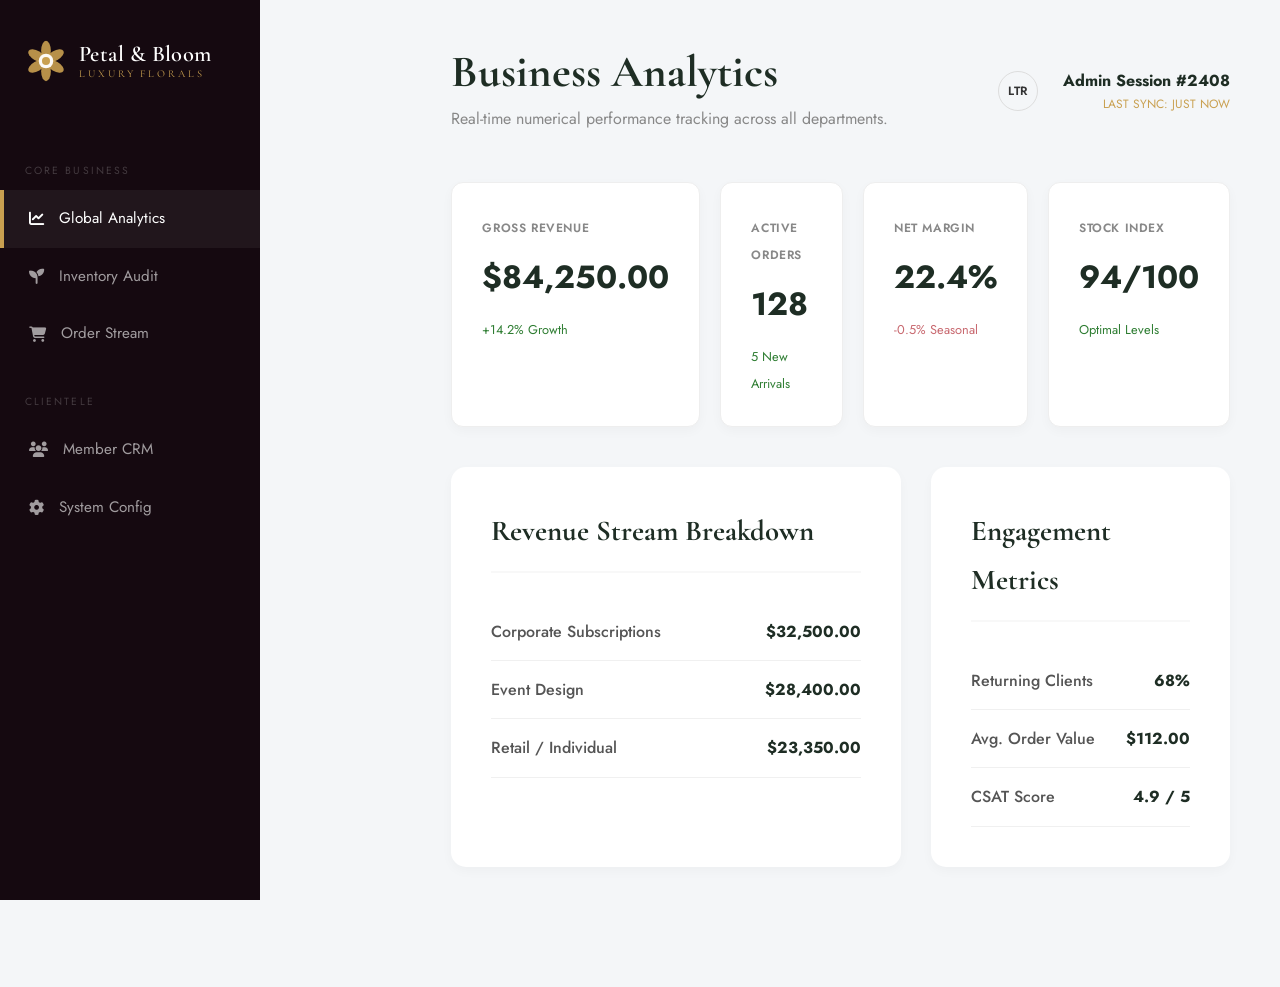
<file: admin-dashboard-new.html>
<!DOCTYPE html>
<html lang="en" dir="ltr">

<head>
    <meta charset="UTF-8" />
    <meta name="viewport" content="width=device-width, initial-scale=1.0" />
    <title>Admin Console | Petal & Bloom</title>
    <link rel="preconnect" href="https://fonts.googleapis.com" />
    <link rel="preconnect" href="https://fonts.gstatic.com" crossorigin />
    <link
        href="https://fonts.googleapis.com/css2?family=Cormorant+Garamond:ital,wght@0,300;0,400;0,600;0,700;1,400;1,600&family=Great+Vibes&family=Jost:wght@300;400;500;600&display=swap"
        rel="stylesheet" />
    <link rel="stylesheet" href="https://cdnjs.cloudflare.com/ajax/libs/font-awesome/6.5.0/css/all.min.css" />
    <link rel="stylesheet" href="css/style.css" />
    <link rel="icon" type="image/svg+xml" href="favicon.svg" />
    <style>
        :root {
            --admin-nav: #150910;
            --admin-bg: #F4F6F8;
            --sidebar-w: 260px;
            --gold: #C9A050;
            --forest: #1E2D24;
            --transition: all 0.35s ease;
        }

        * {
            box-sizing: border-box;
        }

        body {
            background: var(--admin-bg);
            color: var(--forest);
            font-family: 'Jost', sans-serif;
            margin: 0;
            display: flex;
            min-height: 100vh;
            overflow-x: hidden;
            width: 100%;
        }

        html {
            overflow-x: hidden;
            width: 100%;
        }

        /* Admin Sidebar */
        .sidebar {
            width: var(--sidebar-w);
            background: var(--admin-nav);
            color: #fff;
            height: 100vh;
            position: fixed;
            left: 0;
            top: 0;
            display: flex;
            flex-direction: column;
            padding: 40px 0;
            z-index: 1000;
            transition: var(--transition);
        }

        html[dir="rtl"] .sidebar {
            left: auto;
            right: 0;
        }

        .logo-box {
            padding: 0 25px;
            margin-bottom: 50px;
        }

        .logo-txt {
            font-family: var(--ff);
            font-size: 1.5rem;
            color: #fff;
            line-height: 1;
        }

        .logo-sub {
            font-size: 0.65rem;
            text-transform: uppercase;
            color: var(--gold);
            letter-spacing: 0.15em;
        }

        .nav-link {
            display: flex;
            align-items: center;
            gap: 15px;
            padding: 16px 25px;
            color: rgba(255, 255, 255, 0.6);
            text-decoration: none;
            transition: var(--transition);
            border-left: 4px solid transparent;
            font-size: 0.95rem;
        }

        html[dir="rtl"] .nav-link {
            border-left: none;
            border-right: 4px solid transparent;
        }

        .nav-link:hover,
        .nav-link.active {
            color: #fff;
            background: rgba(255, 255, 255, 0.05);
            border-left-color: var(--gold);
        }

        html[dir="rtl"] .nav-link.active {
            border-right-color: var(--gold);
        }

        /* Content Area */
        .dash-main {
            margin-left: var(--sidebar-w);
            width: calc(100% - var(--sidebar-w));
            padding: 50px;
            transition: var(--transition);
        }

        html[dir="rtl"] .dash-main {
            margin-left: 0;
            margin-right: var(--sidebar-w);
            width: calc(100% - var(--sidebar-w));
        }

        /* Header Section - Properly Aligned */
        .header-section {
            display: flex;
            justify-content: space-between;
            align-items: center;
            margin-bottom: 50px;
            width: 100%;
        }

        .page-title {
            flex: 1;
        }

        .page-title h1 {
            font-family: var(--ff);
            font-size: 2.8rem;
            line-height: 1;
            margin: 0;
        }

        .page-title p {
            color: #888;
            margin: 10px 0 0 0;
        }

        .admin-meta-desktop {
            display: flex;
            align-items: center;
            gap: 25px;
            flex-shrink: 0;
        }

        /* Data Grid */
        .kpi-row {
            display: grid;
            grid-template-columns: repeat(4, 1fr);
            gap: 20px;
            margin-bottom: 40px;
        }

        .kpi-card {
            background: #fff;
            padding: 30px;
            border-radius: 12px;
            box-shadow: 0 4px 12px rgba(0, 0, 0, 0.03);
            border: 1px solid #eee;
        }

        .kpi-val {
            font-size: 2rem;
            font-weight: 700;
            color: var(--forest);
            display: block;
            margin: 10px 0;
        }

        .kpi-label {
            font-size: 0.75rem;
            text-transform: uppercase;
            color: #888;
            font-weight: 600;
            letter-spacing: 0.05em;
        }

        .grid-detail {
            display: grid;
            grid-template-columns: 1.5fr 1fr;
            gap: 30px;
            margin-bottom: 40px;
        }

        .data-panel {
            background: #fff;
            padding: 40px;
            border-radius: 15px;
            box-shadow: 0 4px 12px rgba(0, 0, 0, 0.03);
            margin-bottom: 30px;
        }

        .data-panel h3 {
            font-family: var(--ff);
            font-size: 1.8rem;
            margin-bottom: 30px;
            border-bottom: 2px solid #f8f8f8;
            padding-bottom: 15px;
        }

        .num-list {
            list-style: none;
        }

        .num-item {
            display: flex;
            justify-content: space-between;
            align-items: center;
            padding: 15px 0;
            border-bottom: 1px solid #f0f0f0;
        }

        .num-label {
            font-weight: 500;
            color: #555;
        }

        .num-data {
            font-weight: 700;
            color: var(--forest);
        }

        .tbl-admin {
            width: 100%;
            border-collapse: collapse;
            margin-top: 10px;
        }

        .tbl-admin th {
            text-align: left;
            padding: 15px;
            font-size: 0.7rem;
            color: #aaa;
            text-transform: uppercase;
            border-bottom: 2px solid #eee;
        }

        .tbl-admin td {
            padding: 18px 15px;
            border-bottom: 1px solid #f4f4f4;
            font-size: 0.95rem;
        }

        /* Standardize Table Alignment */
        .tbl-admin th:nth-child(3),
        .tbl-admin td:nth-child(3),
        .tbl-admin th:nth-child(4),
        .tbl-admin td:nth-child(4),
        .tbl-admin th:nth-child(5),
        .tbl-admin td:nth-child(5) {
            text-align: right;
        }

        .badge {
            display: inline-block;
            padding: 5px 12px;
            border-radius: 4px;
            font-size: 0.7rem;
            font-weight: 700;
            text-transform: uppercase;
        }

        .badge.high {
            background: #e8f5e9;
            color: #2e7d32;
        }

        .badge.low {
            background: #fff8e1;
            color: #f9a825;
        }

        .badge.out {
            background: #feebee;
            color: #c62828;
        }

        .section-content {
            width: 100%;
        }

        .nav-label {
            font-size: 0.65rem;
            text-transform: uppercase;
            color: rgba(255, 255, 255, 0.2);
            margin: 30px 25px 10px;
            display: block;
            letter-spacing: 0.2em;
        }

        /* Mobile */
        .ham-admin {
            display: none;
            border: none;
            font-size: 1.2rem;
            cursor: pointer;
            position: fixed;
            top: 20px;
            left: 20px;
            z-index: 1100;
            background: var(--admin-nav);
            color: #fff;
            width: 45px;
            height: 45px;
            border-radius: 8px;
        }

        @media (max-width: 1200px) {
            .kpi-row {
                grid-template-columns: repeat(2, 1fr);
            }

            .grid-detail {
                grid-template-columns: 1fr;
            }
        }

        @media (max-width: 991px) {
            .sidebar {
                transform: translateX(-100%);
                width: 260px;
                z-index: 2000;
            }

            .sidebar.show {
                transform: translateX(0);
                box-shadow: 20px 0 50px rgba(0, 0, 0, 0.3);
            }

            html[dir="rtl"] .sidebar {
                transform: translateX(100%);
                left: auto;
                right: 0;
            }

            html[dir="rtl"] .sidebar.show {
                transform: translateX(0);
                box-shadow: -20px 0 50px rgba(0, 0, 0, 0.3);
            }

            html[dir="rtl"] .dash-main {
                margin-right: 0 !important;
                margin-left: 0 !important;
                width: 100% !important;
            }

            .dash-main {
                margin-left: 0;
                width: 100%;
                padding: 110px 20px 40px;
                overflow-x: hidden;
            }

            .data-panel {
                padding: 25px 15px;
                border-radius: 12px;
            }

            .table-responsive {
                width: 100%;
                overflow-x: hidden;
                margin-top: 15px;
            }

            .tbl-admin {
                min-width: 100%;
                table-layout: auto;
            }

            .tbl-admin th,
            .tbl-admin td {
                padding: 10px 4px !important;
                font-size: 0.75rem !important;
                white-space: normal !important;
                word-break: break-all;
                vertical-align: middle;
            }

            /* Consistent alignment for mobile table columns */
            .tbl-admin th:nth-child(1),
            .tbl-admin td:nth-child(1) {
                text-align: left !important;
                width: 12%;
            }

            .tbl-admin th:nth-child(2),
            .tbl-admin td:nth-child(2) {
                text-align: left !important;
                width: 35%;
            }

            .tbl-admin th:nth-child(3),
            .tbl-admin td:nth-child(3) {
                text-align: center !important;
                width: 12%;
            }

            .tbl-admin th:nth-child(4),
            .tbl-admin td:nth-child(4) {
                text-align: center !important;
                width: 18%;
            }

            .tbl-admin th:nth-child(5),
            .tbl-admin td:nth-child(5) {
                text-align: right !important;
                width: 23%;
            }

            .badge {
                padding: 4px 6px !important;
                font-size: 0.6rem !important;
            }

            .ham-admin {
                display: flex;
                align-items: center;
                justify-content: center;
                border: none;
                font-size: 1.2rem;
                cursor: pointer;
                position: fixed;
                top: 15px;
                left: 15px;
                z-index: 1100;
                background: var(--admin-nav);
                color: #fff;
                width: 45px;
                height: 45px;
                border-radius: 8px;
                box-shadow: 0 5px 15px rgba(0, 0, 0, 0.2);
            }

            html[dir="rtl"] .ham-admin {
                left: auto;
                right: 20px;
            }

            .kpi-row {
                grid-template-columns: 1fr;
            }

            .header-section {
                flex-direction: column;
                align-items: flex-start !important;
                text-align: left !important;
                padding-top: 20px;
            }

            .admin-meta-desktop {
                display: none !important;
            }

            .admin-meta {
                position: fixed;
                top: 15px;
                right: 20px;
                z-index: 1100;
                background: rgba(255, 255, 255, 0.9);
                backdrop-filter: blur(10px);
                padding: 10px 15px;
                border-radius: 10px;
                box-shadow: 0 4px 15px rgba(0, 0, 0, 0.05);
                display: flex !important;
                align-items: center;
                gap: 12px;
            }

            html[dir="rtl"] .admin-meta {
                right: auto;
                left: 20px;
                flex-direction: row-reverse;
            }

            .session-info {
                text-align: right;
            }

            html[dir="rtl"] .session-info {
                text-align: left;
            }

            html[dir="rtl"] .header-section {
                align-items: flex-start !important;
                text-align: left !important;
            }

            .page-title h1 {
                font-size: 2.2rem;
                line-height: 1.2;
                margin-top: 10px;
                text-align: left !important;
            }

            #secDesc {
                text-align: left !important;
            }
        }
    </style>
</head>

<body>

    <button class="ham-admin" id="hamAdmin"><i class="fas fa-bars"></i></button>

    <div class="admin-meta">
        <button class="btn-globe" id="dirToggle" title="Toggle LTR/RTL" style="border-color:#ddd; color:#333;">LTR</button>
        <div class="session-info">
            <div style="font-weight:700;">Admin Session #2408</div>
            <div style="font-size:0.75rem; color:var(--gold);">LAST SYNC: JUST NOW</div>
        </div>
    </div>

    <aside class="sidebar" id="sidebar">
        <a href="index.html" class="logo-box"
            style="text-decoration:none; display:flex; align-items:center; gap:12px; margin-bottom:50px;">
            <svg class="logo-svg" viewBox="0 0 52 52" style="width:42px; height:42px;">
                <ellipse cx="26" cy="13" rx="6" ry="12" fill="#C9A050" opacity=".9" />
                <ellipse cx="26" cy="13" rx="6" ry="12" fill="#C9A050" opacity=".9" transform="rotate(60 26 26)" />
                <ellipse cx="26" cy="13" rx="6" ry="12" fill="#C9A050" opacity=".9" transform="rotate(120 26 26)" />
                <ellipse cx="26" cy="13" rx="6" ry="12" fill="#C9A050" opacity=".9" transform="rotate(180 26 26)" />
                <ellipse cx="26" cy="13" rx="6" ry="12" fill="#C9A050" opacity=".9" transform="rotate(240 26 26)" />
                <ellipse cx="26" cy="13" rx="6" ry="12" fill="#C9A050" opacity=".9" transform="rotate(300 26 26)" />
                <circle cx="26" cy="26" r="9" fill="#fff" opacity=".95" />
                <circle cx="26" cy="26" r="5" fill="#C9A050" />
            </svg>
            <div class="logo-txt" style="display:flex; flex-direction:column; line-height:1.1;">
                <span class="l-name"
                    style="font-family:'Cormorant Garamond',serif; font-size:1.4rem; font-weight:600; color:#fff;">Petal
                    & Bloom</span>
                <span class="l-tag"
                    style="font-size:0.65rem; letter-spacing:0.28em; text-transform:uppercase; color:var(--gold); margin-top:1px;">Luxury
                    Florals</span>
            </div>
        </a>

        <span class="nav-label">Core Business</span>
        <a href="#" class="nav-link active" data-sec="analytics"><i class="fas fa-chart-line"></i> Global Analytics</a>
        <a href="#" class="nav-link" data-sec="inventory"><i class="fas fa-seedling"></i> Inventory Audit</a>
        <a href="#" class="nav-link" data-sec="orders"><i class="fas fa-shopping-cart"></i> Order Stream</a>

        <span class="nav-label">Clientele</span>
        <a href="#" class="nav-link" data-sec="customers"><i class="fas fa-users"></i> Member CRM</a>
        <a href="#" class="nav-link" data-sec="settings"><i class="fas fa-cog"></i> System Config</a>

    </aside>

    <main class="dash-main">
        <!-- Properly Structured Header -->
        <div class="header-section">
            <div class="page-title">
                <h1 id="secTitle">Business Analytics</h1>
                <p id="secDesc">Real-time numerical performance tracking across all departments.</p>
            </div>
            <div class="admin-meta-desktop">
                <button class="btn-globe" id="dirToggle" title="Toggle LTR/RTL"
                    style="border-color:#ddd; color:#333;">LTR</button>
                <div style="text-align:right">
                    <div style="font-weight:700;">Admin Session #2408</div>
                    <div style="font-size:0.75rem; color:var(--gold);">LAST SYNC: JUST NOW</div>
                </div>
            </div>
        </div>

        <!-- Sections -->
        <div id="analytics" class="section-content">
            <div class="kpi-row">
                <div class="kpi-card"><span class="kpi-label">Gross Revenue</span><span
                        class="kpi-val">$84,250.00</span><span style="color:#2e7d32;font-size:0.8rem;">+14.2%
                        Growth</span></div>
                <div class="kpi-card"><span class="kpi-label">Active Orders</span><span class="kpi-val">128</span><span
                        style="color:#2e7d32;font-size:0.8rem;">5 New
                        Arrivals</span></div>
                <div class="kpi-card"><span class="kpi-label">Net Margin</span><span class="kpi-val">22.4%</span><span
                        style="color:#C8686F;font-size:0.8rem;">-0.5%
                        Seasonal</span></div>
                <div class="kpi-card"><span class="kpi-label">Stock Index</span><span class="kpi-val">94/100</span><span
                        style="color:#2e7d32;font-size:0.8rem;">Optimal
                        Levels</span></div>
            </div>

            <div class="grid-detail">
                <div class="data-panel">
                    <h3>Revenue Stream Breakdown</h3>
                    <div class="num-list">
                        <div class="num-item"><span class="num-label">Corporate Subscriptions</span><span
                                class="num-data">$32,500.00</span></div>
                        <div class="num-item"><span class="num-label">Event Design</span><span
                                class="num-data">$28,400.00</span></div>
                        <div class="num-item"><span class="num-label">Retail / Individual</span><span
                                class="num-data">$23,350.00</span></div>
                    </div>
                </div>
                <div class="data-panel">
                    <h3>Engagement Metrics</h3>
                    <div class="num-list">
                        <div class="num-item"><span class="num-label">Returning Clients</span><span
                                class="num-data">68%</span></div>
                        <div class="num-item"><span class="num-label">Avg. Order Value</span><span
                                class="num-data">$112.00</span></div>
                        <div class="num-item"><span class="num-label">CSAT Score</span><span class="num-data">4.9 /
                                5</span></div>
                    </div>
                </div>
            </div>
        </div>

        <div id="inventory" class="section-content" style="display:none;">
            <div class="data-panel">
                <h3>Floral Stock Audit</h3>
                <div class="table-responsive">
                    <table class="tbl-admin">
                        <thead>
                            <tr>
                                <th>ID</th>
                                <th>Variety</th>
                                <th>Qty</th>
                                <th>Price</th>
                                <th>Status</th>
                            </tr>
                        </thead>
                        <tbody>
                            <tr>
                                <td>#ROSE-01</td>
                                <td>Damask Rose (Red)</td>
                                <td>1,240</td>
                                <td>$2.50</td>
                                <td><span class="badge high">In Stock</span></td>
                            </tr>
                            <tr>
                                <td>#LILY-04</td>
                                <td>Oriental Lily (White)</td>
                                <td>42</td>
                                <td>$4.80</td>
                                <td><span class="badge low">Low Stock</span></td>
                            </tr>
                            <tr>
                                <td>#PEON-02</td>
                                <td>Velvet Peony</td>
                                <td>0</td>
                                <td>$6.50</td>
                                <td><span class="badge out">Out of Stock</span></td>
                            </tr>
                        </tbody>
                    </table>
                </div>
            </div>
        </div>

        <div id="orders" class="section-content" style="display:none;">
            <div class="data-panel">
                <h3>Active Order Stream</h3>
                <div class="table-responsive">
                    <table class="tbl-admin">
                        <thead>
                            <tr>
                                <th>Order#</th>
                                <th>Client</th>
                                <th>Items</th>
                                <th>Total</th>
                                <th>Time Left</th>
                            </tr>
                        </thead>
                        <tbody>
                            <tr>
                                <td>ORD-9921</td>
                                <td>Global Corp LLC</td>
                                <td>Gala Bundles (x4)</td>
                                <td>$2,400.00</td>
                                <td>2h 15m</td>
                            </tr>
                            <tr>
                                <td>ORD-9918</td>
                                <td>Elena Richards</td>
                                <td>Wedding Bouquet</td>
                                <td>$350.00</td>
                                <td>45m</td>
                            </tr>
                        </tbody>
                    </table>
                </div>
            </div>
        </div>

        <div id="customers" class="section-content" style="display:none;">
            <div class="data-panel">
                <h3>Member CRM Data</h3>
                <div class="num-list">
                    <div class="num-item"><span class="num-label">Platinum Members</span><span
                            class="num-data">142</span></div>
                    <div class="num-item"><span class="num-label">Gold Tier Clients</span><span
                            class="num-data">285</span></div>
                    <div class="num-item"><span class="num-label">New Registrations (This Month)</span><span
                            class="num-data">45</span></div>
                </div>
            </div>
        </div>

        <div id="settings" class="section-content" style="display:none;">
            <div class="data-panel" style="max-width:600px;">
                <h3>System Configuration</h3>
                <div class="num-list">
                    <div class="num-item"><span class="num-label">Currency</span><span class="num-data">USD
                            ($)</span>
                    </div>
                    <div class="num-item"><span class="num-label">Primary Color Mode</span><span class="num-data">System
                            Dark</span></div>
                    <div class="num-item"><span class="num-label">API Status</span><span class="num-data"
                            style="color:#2e7d32;">Online</span></div>
                </div>
            </div>
        </div>

    </main>

    <script>
        const links = document.querySelectorAll('.nav-link');
        const sections = document.querySelectorAll('.section-content');
        const title = document.getElementById('secTitle');
        const desc = document.getElementById('secDesc');

        links.forEach(l => {
            l.addEventListener('click', (e) => {
                e.preventDefault();
                const targetId = l.dataset.sec;

                links.forEach(x => x.classList.remove('active'));
                l.classList.add('active');

                sections.forEach(s => s.style.display = 'none');
                const targetSec = document.getElementById(targetId);
                if (targetSec) targetSec.style.display = 'block';

                title.innerText = l.innerText.trim();
                desc.innerText = "Viewing real-time administrative data for: " + l.innerText.trim();

                if (window.innerWidth <= 991) {
                    document.getElementById('sidebar').classList.remove('show');
                }
            });
        });

        // Mobile Ham
        document.getElementById('hamAdmin').addEventListener('click', (e) => {
            e.stopPropagation();
            document.getElementById('sidebar').classList.toggle('show');
        });

        // Close sidebar on outside click
        document.addEventListener('click', (e) => {
            const sidebar = document.getElementById('sidebar');
            const ham = document.getElementById('hamAdmin');
            if (sidebar.classList.contains('show') && !sidebar.contains(e.target) && !ham.contains(e.target)) {
                sidebar.classList.remove('show');
            }
        });

        // Direction toggle handled by main.js
    </script>
    <script src="js/main.js"></script>
</body>

</html>
</file>
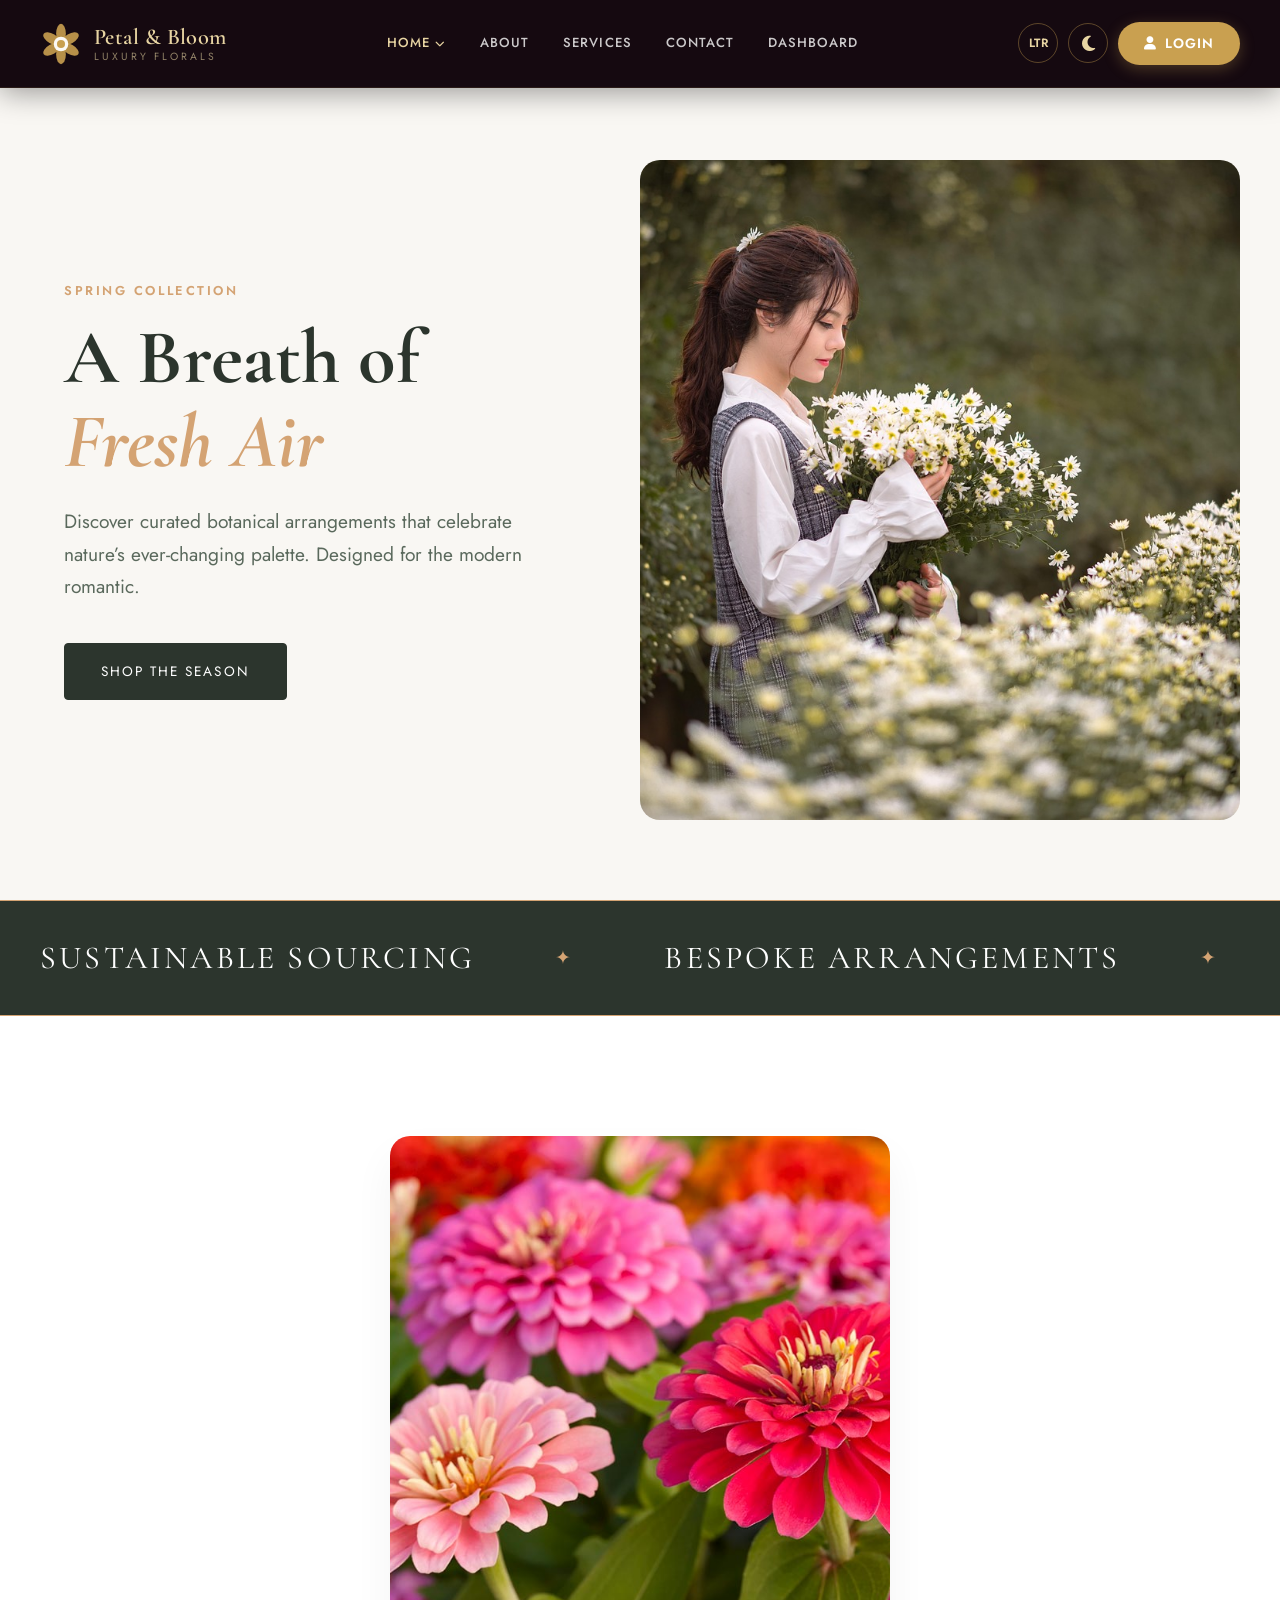
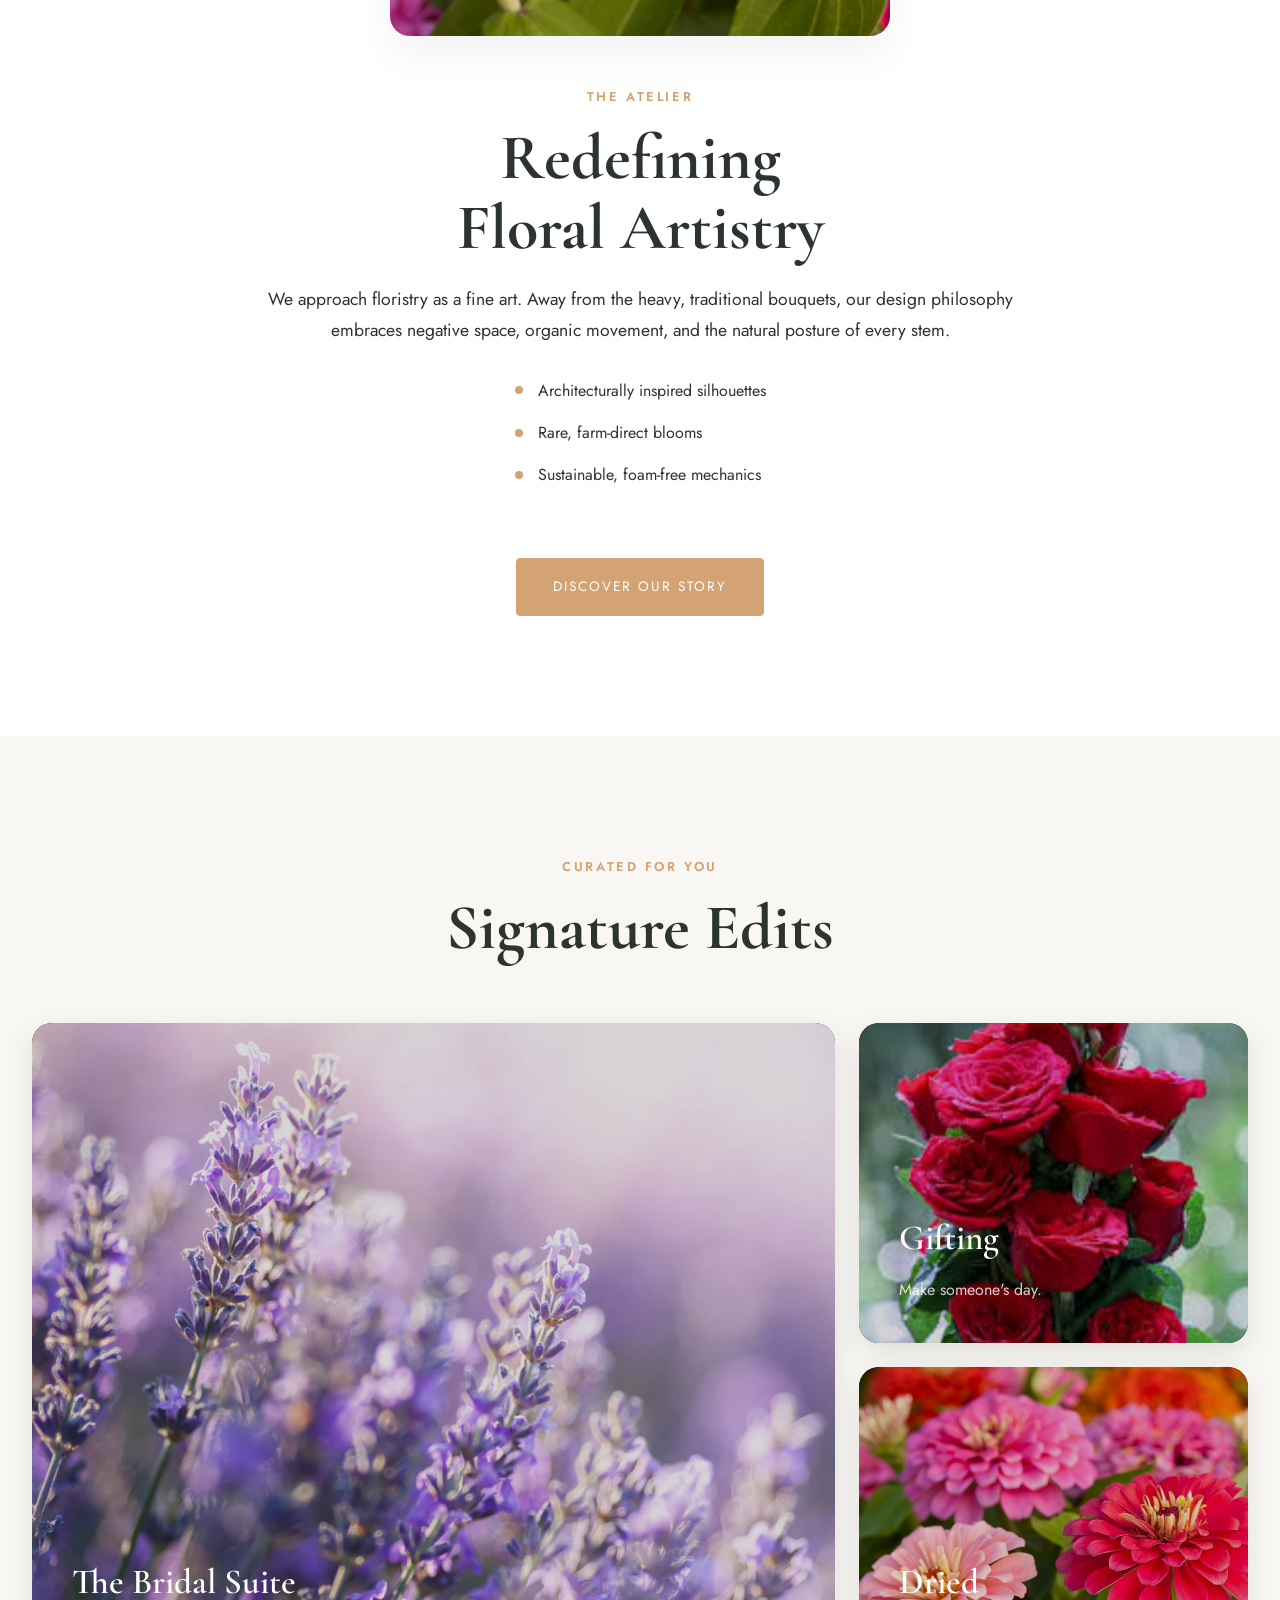
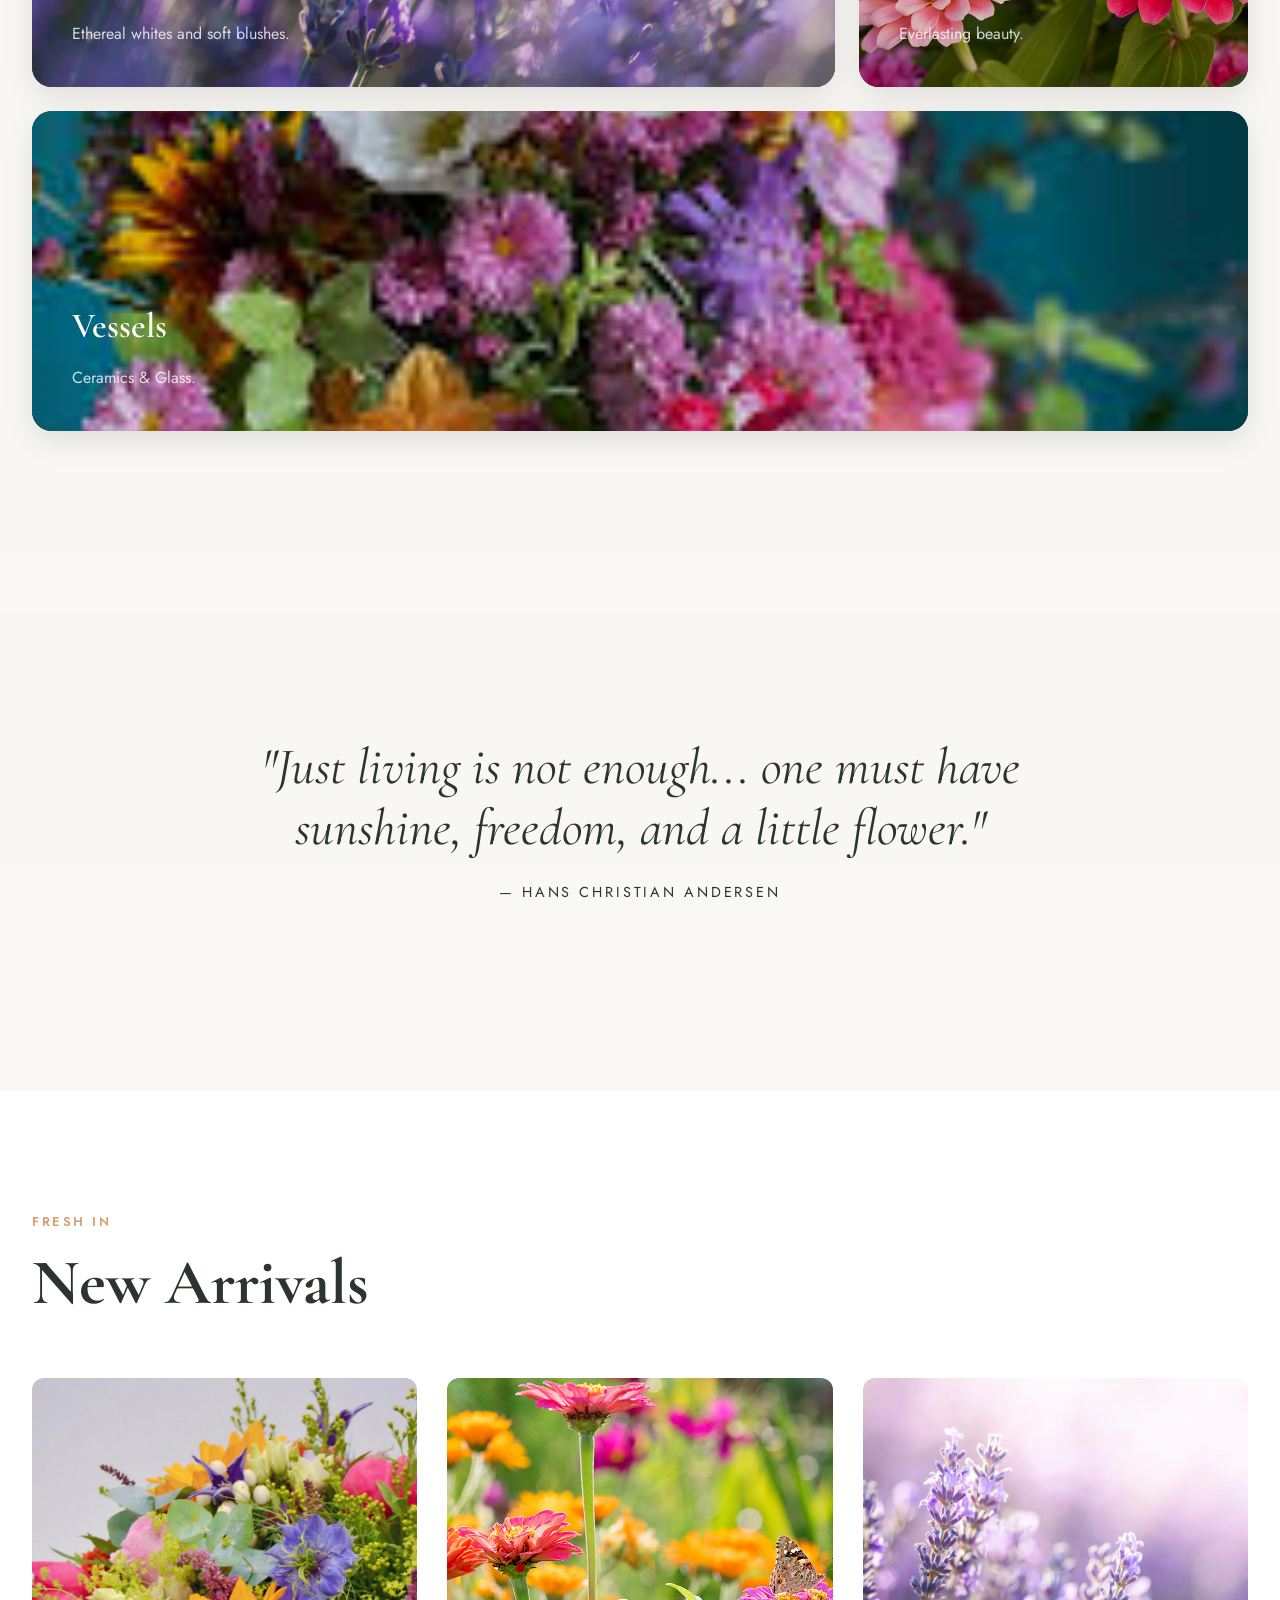
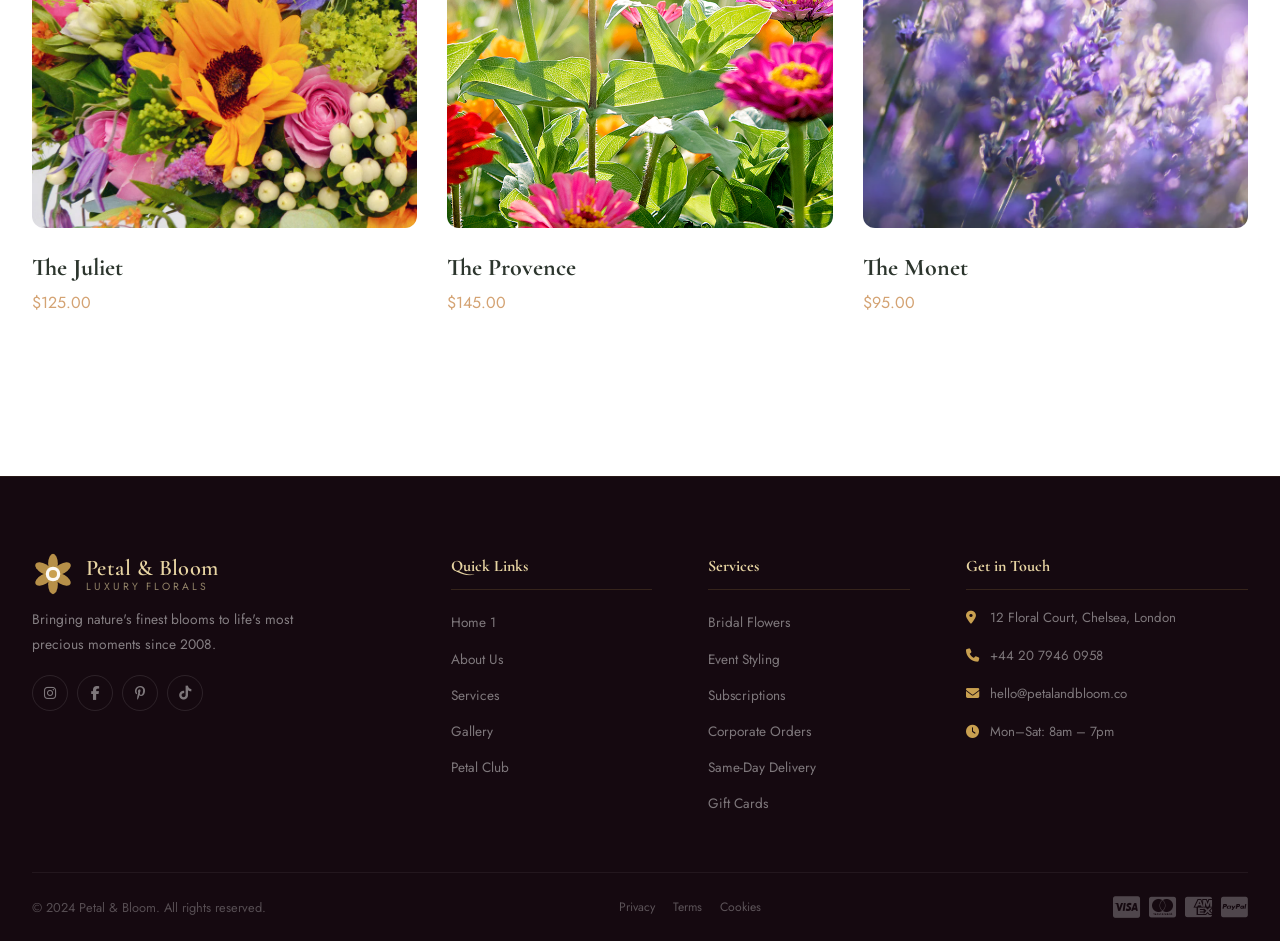
<file: home2.html>
<!DOCTYPE html>
<html lang="en" dir="ltr">

<head>
    <meta charset="UTF-8">
    <meta name="viewport" content="width=device-width, initial-scale=1.0">
    <title>Home 2 – Petal & Bloom</title>
    <meta name="description"
        content="Explore our curated collections and floral inspirations on Home 2 – a fresh, vibrant experience.">
    <!-- Core Styles -->
    <link rel="stylesheet" href="css/style.css">
    <link rel="icon" type="image/svg+xml" href="favicon.svg" />
    <link rel="stylesheet" href="css/rtl-fixes.css">
    <!-- Google Font for premium look -->
    <link href="https://fonts.googleapis.com/css2?family=Inter:wght@400;600;700&display=swap" rel="stylesheet">
    <link rel="stylesheet" href="https://cdnjs.cloudflare.com/ajax/libs/font-awesome/6.5.0/css/all.min.css" />
    <style>
        /* Home‑2 specific overrides – a lighter, airy feel */
        body {
            font-family: 'Inter', sans-serif;
            background: #fdfdfd;
            color: #333;
        }

        .hdr {
            background: rgba(255, 255, 255, 0.95);
            box-shadow: 0 2px 8px rgba(0, 0, 0, 0.1);
        }

        .hero2 {
            position: relative;
            height: 80vh;
            background: linear-gradient(135deg, #ffecd2 0%, #fcb69f 100%);
            display: flex;
            align-items: center;
            justify-content: center;
            overflow: hidden;
        }

        .hero2 h1 {
            font-size: 4rem;
            color: #2c3e50;
            margin: 0;
        }

        .hero2 p {
            font-size: 1.2rem;
            color: #555;
            margin-top: 1rem;
        }

        .section {
            padding: 80px 20px;
        }

        .section-title {
            font-size: 2.5rem;
            text-align: center;
            margin-bottom: 40px;
            color: #2c3e50;
        }

        .grid {
            display: grid;
            gap: 30px;
        }

        @media (min-width: 768px) {
            .grid {
                grid-template-columns: repeat(3, 1fr);
            }
        }

        .card {
            background: #fff;
            border-radius: 12px;
            overflow: hidden;
            box-shadow: 0 4px 12px rgba(0, 0, 0, 0.08);
            transition: transform .3s;
        }

        .card:hover {
            transform: translateY(-5px);
        }

        .card img {
            width: 100%;
            height: 200px;
            object-fit: cover;
        }

        .card-body {
            padding: 20px;
        }

        .card-body h3 {
            margin: 0 0 .5rem;
            font-size: 1.4rem;
            color: #2c3e50;
        }

        .card-body p {
            margin: 0;
            font-size: .95rem;
            color: #666;
        }

        .cta {
            display: inline-block;
            padding: 12px 28px;
            background: #e67e22;
            color: #fff;
            border-radius: 30px;
            text-decoration: none;
            font-weight: 600;
            transition: background .3s;
        }

        .cta:hover {
            background: #d35400;
        }

        body.dark-theme {
            background: #150910 !important;
            color: #FAF6F1 !important;
        }
    </style>
</head>

<body class="h2-page">
    <!-- Header – reuse same structure as index for consistency -->
    <header class="header" id="header">
        <div class="hdr-wrap">
            <a href="index.html" class="logo">
                <svg class="logo-svg" viewBox="0 0 52 52">
                    <ellipse cx="26" cy="13" rx="6" ry="12" fill="#C9A050" opacity=".9" />
                    <ellipse cx="26" cy="13" rx="6" ry="12" fill="#C9A050" opacity=".9" transform="rotate(60 26 26)" />
                    <ellipse cx="26" cy="13" rx="6" ry="12" fill="#C9A050" opacity=".9" transform="rotate(120 26 26)" />
                    <ellipse cx="26" cy="13" rx="6" ry="12" fill="#C9A050" opacity=".9" transform="rotate(180 26 26)" />
                    <ellipse cx="26" cy="13" rx="6" ry="12" fill="#C9A050" opacity=".9" transform="rotate(240 26 26)" />
                    <ellipse cx="26" cy="13" rx="6" ry="12" fill="#C9A050" opacity=".9" transform="rotate(300 26 26)" />
                    <circle cx="26" cy="26" r="9" fill="#fff" opacity=".95" />
                    <circle cx="26" cy="26" r="5" fill="#C9A050" />
                </svg>
                <div class="logo-txt"><span class="l-name">Petal &amp; Bloom</span><span class="l-tag">Luxury
                        Florals</span></div>
            </a>
            <nav class="nav" id="mainNav">
                <ul class="nl">
                    <li class="ni has-drop"><a href="#" class="nl-a active">Home <i class="fas fa-chevron-down"></i></a>
                        <div class="drop"><a href="index.html" class="di active">Home 1</a><a href="home2.html"
                                class="di">Home 2</a></div>
                    </li>
                    <li class="ni"><a href="about.html" class="nl-a">About</a></li>
                    <li class="ni"><a href="services.html" class="nl-a">Services</a></li>
                    <li class="ni"><a href="contact.html" class="nl-a">Contact</a></li>
                    <li class="ni"><a href="admin-dashboard.html" class="nl-a">Dashboard</a></li>
                    <li class="ni ni-login-mobile"><a href="login.html" class="nl-a"><i class="fas fa-user"></i>
                            Login</a></li>
                    <li class="ni ni-toggles-mobile">
                        <div class="mobile-toggles">
                            <button class="btn-globe" title="Toggle LTR/RTL">LTR</button>
                            <button class="btn-theme" title="Toggle Light/Dark Mode"><i class="fas fa-moon"></i><i class="fas fa-sun"></i></button>
                        </div>
                    </li>
                </ul>
            </nav>
            <div class="hdr-right">
                <button class="btn-globe" id="dirToggle" title="Toggle LTR/RTL">LTR</button>
                <button class="btn-theme" id="themeToggle" title="Toggle Light/Dark Mode"><i class="fas fa-moon"></i><i
                        class="fas fa-sun"></i></button>
                <a href="login.html" class="btn-login"><i class="fas fa-user"></i><span>Login</span></a>
                <button class="hamburger" id="hamburger"
                    aria-label="Menu"><span></span><span></span><span></span></button>
            </div>
        </div>
    </header>

    <main>
        <!-- ═══ S1: AIRY HERO ═══ -->
        <section class="h2-hero">
            <div class="h2-hero-txt">
                <span class="h2-eyebrow ani-down">Spring Collection</span>
                <h1 class="ani-up d1">A Breath of<br><i style="font-style: italic; color: var(--h2-accent);">Fresh
                        Air</i></h1>
                <p class="ani-up d2">Discover curated botanical arrangements that celebrate nature’s ever‑changing
                    palette. Designed for the modern romantic.</p>
                <div class="ani-up d3">
                    <a href="#collections" class="h2-btn">Shop the Season</a>
                </div>
            </div>
            <div class="h2-hero-img ani-left">
                <!-- Large airy image -->
            </div>
        </section>

        <!-- ═══ S2: FLORAL MARQUEE ═══ -->
        <section class="h2-marquee">
            <div class="h2-mq-inner">
                <span>Sustainable Sourcing</span>
                <span>Bespoke Arrangements</span>
                <span>Same-Day Delivery</span>
                <span>Artisan Floristry</span>
                <span>Sustainable Sourcing</span>
                <span>Bespoke Arrangements</span>
                <span>Same-Day Delivery</span>
                <span>Artisan Floristry</span>
            </div>
        </section>

        <!-- ═══ S3: EDITORIAL INTRO ═══ -->
        <section class="h2-sec h2-bg-white">
            <div class="con">
                <div class="h2-intro-grid">
                    <div class="h2-intro-img ani-zoom">
                        <img src="images/ver5.jpg" alt="Redefining Floral Artistry" style="width:100%; display:block;">
                    </div>
                    <div class="h2-intro-txt ani-up">
                        <span class="h2-eyebrow">The Atelier</span>
                        <h2 class="h2-title">Redefining<br>Floral Artistry</h2>
                        <p style="font-size: 1.1rem; line-height: 1.8; margin-bottom: 30px;">
                            We approach floristry as a fine art. Away from the heavy, traditional bouquets, our design
                            philosophy embraces negative space, organic movement, and the natural posture of every stem.
                        </p>
                        <ul style="list-style: none; padding: 0; margin-bottom: 40px;">
                            <li style="margin-bottom: 15px; display: flex; align-items: center; gap: 15px;">
                                <div style="width: 8px; height: 8px; background: var(--h2-accent); border-radius: 50%;">
                                </div>
                                Architecturally inspired silhouettes
                            </li>
                            <li style="margin-bottom: 15px; display: flex; align-items: center; gap: 15px;">
                                <div style="width: 8px; height: 8px; background: var(--h2-accent); border-radius: 50%;">
                                </div>
                                Rare, farm-direct blooms
                            </li>
                            <li style="display: flex; align-items: center; gap: 15px;">
                                <div style="width: 8px; height: 8px; background: var(--h2-accent); border-radius: 50%;">
                                </div>
                                Sustainable, foam-free mechanics
                            </li>
                        </ul>
                        <div style="margin-top: 30px;">
                            <a href="about.html" class="h2-btn"
                                style="background: var(--h2-accent); color: #fff !important; border-color: var(--h2-accent);">Discover Our Story</a>
                        </div>
                    </div>
                </div>
            </div>
        </section>

        <!-- ═══ S4: BENTO GRID COLLECTIONS ═══ -->
        <section class="h2-sec" id="collections">
            <div class="con">
                <div style="text-align: center; margin-bottom: 60px;">
                    <span class="h2-eyebrow">Curated For You</span>
                    <h2 class="h2-title">Signature Edits</h2>
                </div>
                <div class="bento-grid">
                    <a href="#" class="bento-item bento-1 ani-up">
                        <img src="images/ver3.webp" alt="Bridal">
                        <div class="bento-txt">
                            <h3>The Bridal Suite</h3>
                            <p>Ethereal whites and soft blushes.</p>
                        </div>
                    </a>
                    <a href="#" class="bento-item bento-2 ani-up d1">
                        <img src="images/ver4.jpg" alt="Gifts">
                        <div class="bento-txt">
                            <h3>Gifting</h3>
                            <p>Make someone's day.</p>
                        </div>
                    </a>
                    <a href="#" class="bento-item bento-3 ani-up d2">
                        <img src="images/ver5.jpg" alt="Dried">
                        <div class="bento-txt">
                            <h3>Dried</h3>
                            <p>Everlasting beauty.</p>
                        </div>
                    </a>
                    <a href="#" class="bento-item bento-4 ani-up d3">
                        <img src="images/ver7.jpg" alt="Vases">
                        <div class="bento-txt">
                            <h3>Vessels</h3>
                            <p>Ceramics & Glass.</p>
                        </div>
                    </a>
                </div>
            </div>
        </section>

        <!-- ═══ S5: PARALLAX CANVAS ═══ -->
        <section class="parallax-w">
            <div class="parallax-txt ani-zoom">
                <font>"Just living is not enough... one must have sunshine, freedom, and a little flower."</font>
                <p style="margin-top: 20px; text-transform: uppercase; letter-spacing: 0.2em; font-size: 0.9rem;">— Hans
                    Christian Andersen</p>
            </div>
        </section>

        <!-- ═══ S6: HORIZONTAL SCROLL ═══ -->
        <section class="h2-sec h2-bg-white">
            <div class="con">
                <div style="margin-bottom: 60px;">
                    <span class="h2-eyebrow">Fresh In</span>
                    <h2 class="h2-title" style="margin: 0;">New Arrivals</h2>
                </div>
                <div class="h-scroll ani-left">
                    <div class="h-item">
                        <img src="images/ver1.webp" alt="The Juliet">
                        <h4>The Juliet</h4>
                        <p style="color: var(--h2-accent);">$125.00</p>
                    </div>
                    <div class="h-item">
                        <img src="images/ver2.jpg" alt="The Provence">
                        <h4>The Provence</h4>
                        <p style="color: var(--h2-accent);">$145.00</p>
                    </div>
                    <div class="h-item">
                        <img src="images/ver3.webp" alt="The Monet">
                        <h4>The Monet</h4>
                        <p style="color: var(--h2-accent);">$95.00</p>
                    </div>
                </div>
            </div>
        </section>
    </main>

    <!-- Footer – reuse from index for consistency -->
    <footer class="footer" id="footer">
        <div class="con">
            <div class="ft-grid">
                <div class="ft-brand">
                    <a href="index.html" class="logo"><svg class="logo-svg" viewBox="0 0 52 52">
                            <ellipse cx="26" cy="13" rx="6" ry="12" fill="#C9A050" opacity=".9" />
                            <ellipse cx="26" cy="13" rx="6" ry="12" fill="#C9A050" opacity=".9"
                                transform="rotate(60 26 26)" />
                            <ellipse cx="26" cy="13" rx="6" ry="12" fill="#C9A050" opacity=".9"
                                transform="rotate(120 26 26)" />
                            <ellipse cx="26" cy="13" rx="6" ry="12" fill="#C9A050" opacity=".9"
                                transform="rotate(180 26 26)" />
                            <ellipse cx="26" cy="13" rx="6" ry="12" fill="#C9A050" opacity=".9"
                                transform="rotate(240 26 26)" />
                            <ellipse cx="26" cy="13" rx="6" ry="12" fill="#C9A050" opacity=".9"
                                transform="rotate(300 26 26)" />
                            <circle cx="26" cy="26" r="9" fill="#fff" opacity=".95" />
                            <circle cx="26" cy="26" r="5" fill="#C9A050" />
                        </svg>
                        <div class="logo-txt"><span class="l-name">Petal &amp; Bloom</span><span class="l-tag">Luxury
                                Florals</span></div>
                    </a>
                    <p class="ft-desc">Bringing nature's finest blooms to life's most precious moments since 2008.
                    </p>
                    <div class="ft-soc"><a href="#"><i class="fab fa-instagram"></i></a><a href="#"><i
                                class="fab fa-facebook-f"></i></a><a href="#"><i class="fab fa-pinterest-p"></i></a><a
                            href="#"><i class="fab fa-tiktok"></i></a>
                    </div>
                </div>
                <div class="ft-col">
                    <h5>Quick Links</h5>
                    <ul>
                        <li><a href="index.html">Home 1</a></li>
                        <li><a href="about.html">About Us</a></li>
                        <li><a href="services.html">Services</a></li>
                        <li><a href="#gallery">Gallery</a></li>
                        <li><a href="#loyalty">Petal Club</a></li>
                    </ul>
                </div>
                <div class="ft-col">
                    <h5>Services</h5>
                    <ul>
                        <li><a href="#">Bridal Flowers</a></li>
                        <li><a href="#">Event Styling</a></li>
                        <li><a href="#">Subscriptions</a></li>
                        <li><a href="#">Corporate Orders</a></li>
                        <li><a href="#">Same-Day Delivery</a></li>
                        <li><a href="#">Gift Cards</a></li>
                    </ul>
                </div>
                <div class="ft-col">
                    <h5>Get in Touch</h5>
                    <ul class="ft-contact">
                        <li><i class="fas fa-map-marker-alt"></i>12 Floral Court, Chelsea, London</li>
                        <li><i class="fas fa-phone"></i>+44 20 7946 0958</li>
                        <li><i class="fas fa-envelope"></i>hello@petalandbloom.co</li>
                        <li><i class="fas fa-clock"></i>Mon–Sat: 8am – 7pm</li>
                    </ul>
                </div>
            </div>
            <div class="ft-btm">
                <p>&copy; 2024 Petal &amp; Bloom. All rights reserved.</p>
                <div class="ft-links"><a href="#">Privacy</a><a href="#">Terms</a><a href="#">Cookies</a></div>
                <div class="pay-ico"><i class="fab fa-cc-visa"></i><i class="fab fa-cc-mastercard"></i><i
                        class="fab fa-cc-amex"></i><i class="fab fa-cc-paypal"></i></div>
            </div>
        </div>
    </footer>

    <!-- Scripts -->
    <script src="js/main.js"></script>
</body>

</html>
</file>
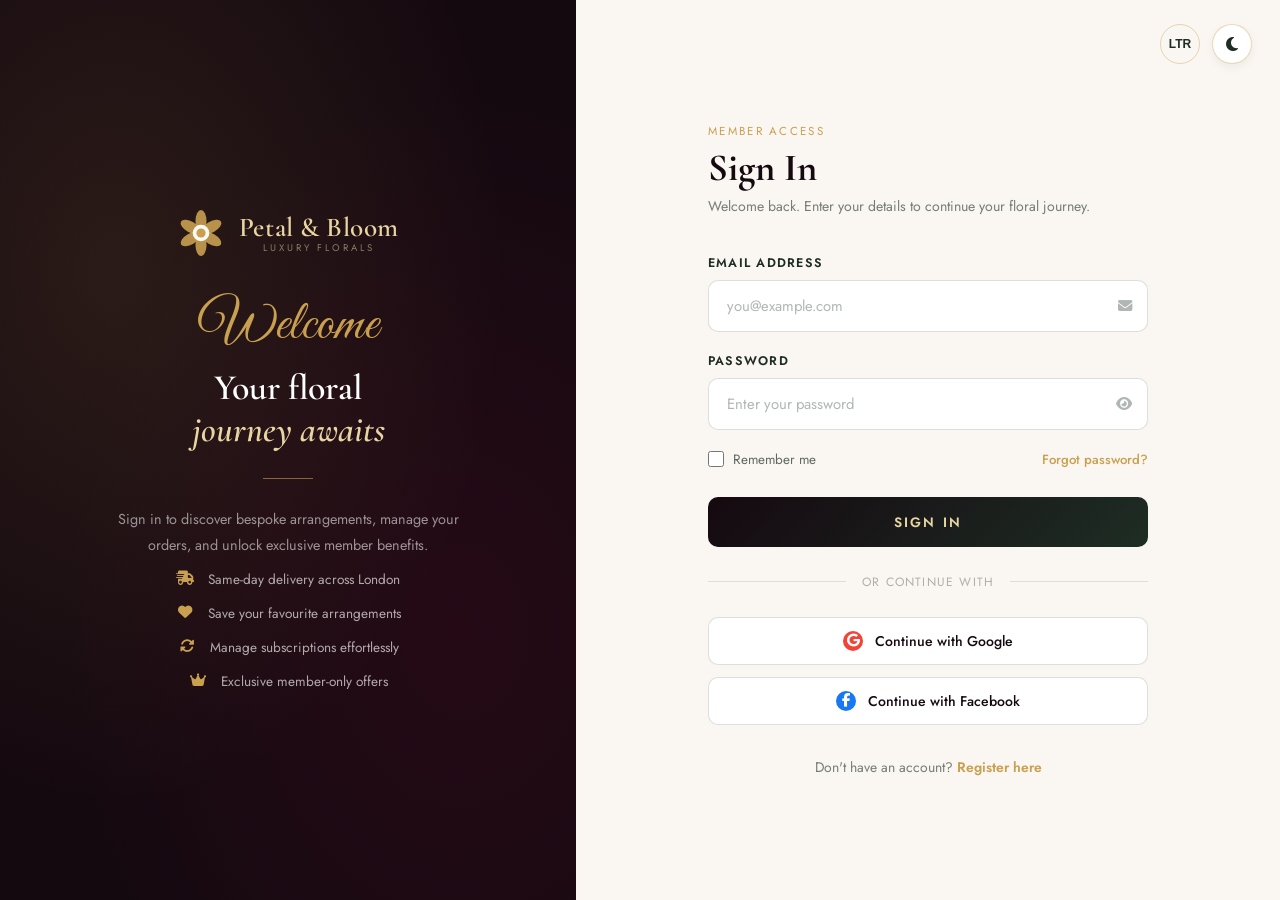
<file: login.html>
<!DOCTYPE html>
<html lang="en" dir="ltr">

<head>
    <meta charset="UTF-8" />
    <meta name="viewport" content="width=device-width, initial-scale=1.0" />
    <title>Login | Petal &amp; Bloom Luxury Florals</title>
    <meta name="description"
        content="Login to your Petal & Bloom account to manage orders, wishlists, and subscriptions." />
    <link rel="preconnect" href="https://fonts.googleapis.com" />
    <link rel="preconnect" href="https://fonts.gstatic.com" crossorigin />
    <link
        href="https://fonts.googleapis.com/css2?family=Cormorant+Garamond:ital,wght@0,300;0,400;0,600;0,700;1,400;1,600&family=Great+Vibes&family=Jost:wght@300;400;500;600&display=swap"
        rel="stylesheet" />
    <link rel="stylesheet" href="https://cdnjs.cloudflare.com/ajax/libs/font-awesome/6.5.0/css/all.min.css" />
    <link rel="icon" type="image/svg+xml" href="favicon.svg" />
    <style>
        :root {
            --p: #3D0C1F;
            --forest: #1E2D24;
            --g: #C9A050;
            --gl: #E8D5A3;
            --dark: #150910;
            --cr: #FAF6F1;
            --ff: 'Cormorant Garamond', serif;
            --fs: 'Great Vibes', cursive;
            --fj: 'Jost', sans-serif;
        }

        *,
        *::before,
        *::after {
            box-sizing: border-box;
            margin: 0;
            padding: 0;
        }

        body {
            font-family: var(--fj);
            background: var(--dark);
            min-height: 100vh;
            display: flex;
            overflow-x: hidden;
        }

        /* ── LEFT PANEL ── */
        .panel-left {
            width: 45%;
            min-height: 100vh;
            background: var(--dark);
            position: relative;
            overflow: hidden;
            display: flex;
            flex-direction: column;
            align-items: center;
            justify-content: center;
            padding: 60px 40px;
        }

        .panel-left::before {
            content: '';
            position: absolute;
            inset: 0;
            background:
                radial-gradient(ellipse at 20% 30%, rgba(201, 160, 80, 0.12) 0%, transparent 60%),
                radial-gradient(ellipse at 80% 70%, rgba(61, 12, 31, 0.4) 0%, transparent 60%);
        }

        .panel-left-bg {
            position: absolute;
            inset: 0;
            background-image: url('https://picsum.photos/seed/floral_login/800/1200');
            background-size: cover;
            background-position: center;
            opacity: 0.18;
        }

        .panel-left-content {
            position: relative;
            z-index: 1;
            text-align: center;
            color: #fff;
        }

        .brand-logo {
            display: flex;
            align-items: center;
            gap: 14px;
            justify-content: center;
            margin-bottom: 40px;
            text-decoration: none;
        }

        .brand-logo svg {
            width: 48px;
            height: 48px;
            flex-shrink: 0;
        }

        .brand-txt {
            display: flex;
            flex-direction: column;
            line-height: 1.1;
        }

        .brand-name {
            font-family: var(--ff);
            font-size: 1.7rem;
            font-weight: 600;
            color: var(--gl);
            letter-spacing: 0.02em;
        }

        .brand-tag {
            font-size: 0.6rem;
            letter-spacing: 0.3em;
            text-transform: uppercase;
            color: rgba(232, 213, 163, 0.55);
        }

        .panel-script {
            font-family: var(--fs);
            font-size: 3.5rem;
            color: var(--g);
            margin-bottom: 14px;
            line-height: 1;
        }

        .panel-title {
            font-family: var(--ff);
            font-size: clamp(1.8rem, 2.8vw, 2.8rem);
            font-weight: 600;
            color: #fff;
            line-height: 1.15;
            margin-bottom: 20px;
        }

        .panel-title em {
            font-style: italic;
            color: var(--gl);
        }

        .panel-desc {
            font-size: 0.9rem;
            color: rgba(255, 255, 255, 0.55);
            line-height: 1.8;
            max-width: 360px;
            margin: 0 auto;
        }

        .panel-divider {
            width: 50px;
            height: 1px;
            background: var(--g);
            margin: 28px auto;
            opacity: 0.6;
        }

        .panel-features {
            display: flex;
            flex-direction: column;
            gap: 14px;
            align-items: center;
            text-align: center;
            margin-top: 10px;
        }

        .panel-feature {
            display: flex;
            align-items: center;
            gap: 14px;
            color: rgba(255, 255, 255, 0.65);
            font-size: 0.85rem;
            justify-content: center;
        }

        .panel-feature i {
            color: var(--g);
            font-size: 0.9rem;
            width: 18px;
            flex-shrink: 0;
        }

        /* ── DARK THEME ── */
        body.dark-theme .panel-right {
            background: #1c0d16;
            color: #FAF6F1;
        }

        body.dark-theme .auth-title {
            color: #fff;
        }

        body.dark-theme .auth-subtitle {
            color: rgba(255, 255, 255, 0.6);
        }

        body.dark-theme .form-label {
            color: var(--gl);
        }

        body.dark-theme .form-input {
            background: #22111b;
            border-color: rgba(201, 160, 80, 0.2);
            color: #fff;
        }

        body.dark-theme .form-input::placeholder {
            color: rgba(255, 255, 255, 0.3);
        }

        body.dark-theme .btn-social {
            background: #22111b;
            border-color: rgba(201, 160, 80, 0.2);
            color: #fff;
        }

        body.dark-theme .btn-theme-auth {
            background: #22111b;
            color: var(--gl);
        }

        body.dark-theme .back-link,
        body.dark-theme .check-label,
        body.dark-theme .switch-link {
            color: rgba(255, 255, 255, 0.7);
        }

        body.dark-theme .or-divider {
            color: rgba(255, 255, 255, 0.4);
        }

        body.dark-theme .or-divider::before,
        body.dark-theme .or-divider::after {
            background: rgba(255, 255, 255, 0.1);
        }

        /* ── RIGHT PANEL ── */
        .panel-right {
            width: 55%;
            min-height: 100vh;
            background: var(--cr);
            display: flex;
            flex-direction: column;
            align-items: center;
            justify-content: center;
            padding: 60px 60px;
            position: relative;
            transition: background-color 0.4s, color 0.4s;
        }

        .btn-theme-auth {
            width: 40px;
            height: 40px;
            border-radius: 50%;
            border: 1.5px solid rgba(201, 160, 80, 0.4);
            background: #fff;
            color: var(--forest);
            font-size: 1rem;
            cursor: pointer;
            display: flex;
            align-items: center;
            justify-content: center;
            transition: all 0.3s;
            box-shadow: 0 4px 10px rgba(0, 0, 0, 0.05);
        }

        .btn-theme-auth:hover {
            background: var(--g);
            color: #fff;
            border-color: var(--g);
        }

        body.dark-theme .btn-theme-auth .fa-moon {
            display: none;
        }

        body:not(.dark-theme) .btn-theme-auth .fa-sun {
            display: none;
        }

        .top-bar {
            position: absolute;
            top: 24px;
            right: 28px;
            display: flex;
            align-items: center;
            gap: 12px;
            z-index: 10;
        }

        html[dir="rtl"] .top-bar {
            right: auto;
            left: 28px;
        }

        .btn-globe-auth {
            width: 40px;
            height: 40px;
            border-radius: 50%;
            border: 1.5px solid rgba(201, 160, 80, 0.4);
            background: transparent;
            color: var(--forest);
            font-size: 0.75rem;
            font-weight: 600;
            cursor: pointer;
            display: flex;
            align-items: center;
            justify-content: center;
            transition: all 0.3s;
            line-height: 1;
        }

        .btn-globe-auth:hover {
            background: var(--g);
            color: #fff;
            border-color: var(--g);
        }

        .back-link {
            font-size: 0.82rem;
            color: var(--forest);
            text-decoration: none;
            display: flex;
            align-items: center;
            gap: 6px;
            opacity: 0.65;
            transition: opacity 0.2s;
        }

        .back-link:hover {
            opacity: 1;
        }

        /* ── FORM CARD ── */
        .auth-card {
            width: 100%;
            max-width: 440px;
        }

        .auth-eyebrow {
            font-size: 0.72rem;
            letter-spacing: 0.2em;
            text-transform: uppercase;
            color: var(--g);
            margin-bottom: 8px;
        }

        .auth-title {
            font-family: var(--ff);
            font-size: clamp(2rem, 3vw, 2.6rem);
            font-weight: 700;
            color: var(--dark);
            line-height: 1.1;
            margin-bottom: 6px;
        }

        .auth-subtitle {
            font-size: 0.88rem;
            color: rgba(30, 45, 36, 0.6);
            margin-bottom: 36px;
            line-height: 1.6;
        }

        /* ── FORM ── */
        .form-group {
            margin-bottom: 20px;
        }

        .form-label {
            display: block;
            font-size: 0.78rem;
            font-weight: 600;
            letter-spacing: 0.1em;
            text-transform: uppercase;
            color: var(--forest);
            margin-bottom: 8px;
        }

        .form-input {
            width: 100%;
            padding: 14px 18px;
            border: 1.5px solid rgba(30, 45, 36, 0.15);
            border-radius: 10px;
            font-family: var(--fj);
            font-size: 0.93rem;
            color: var(--dark);
            background: #fff;
            transition: all 0.25s;
            outline: none;
        }

        .form-input::placeholder {
            color: rgba(30, 45, 36, 0.35);
        }

        .form-input:focus {
            border-color: var(--g);
            box-shadow: 0 0 0 3px rgba(201, 160, 80, 0.12);
        }

        .input-wrap {
            position: relative;
        }

        .input-wrap .form-input {
            padding-right: 48px;
        }

        html[dir="rtl"] .input-wrap .form-input {
            padding-right: 18px;
            padding-left: 48px;
        }

        .input-icon {
            position: absolute;
            right: 16px;
            top: 50%;
            transform: translateY(-50%);
            color: rgba(30, 45, 36, 0.35);
            cursor: pointer;
            font-size: 0.9rem;
            transition: color 0.2s;
        }

        html[dir="rtl"] .input-icon {
            right: auto;
            left: 16px;
        }

        .input-icon:hover {
            color: var(--g);
        }

        .form-row {
            display: flex;
            align-items: center;
            justify-content: space-between;
            margin-bottom: 28px;
            flex-wrap: wrap;
            gap: 10px;
        }

        .check-label {
            display: flex;
            align-items: center;
            gap: 9px;
            font-size: 0.84rem;
            color: rgba(30, 45, 36, 0.7);
            cursor: pointer;
        }

        .check-label input[type="checkbox"] {
            width: 16px;
            height: 16px;
            accent-color: var(--g);
            cursor: pointer;
        }

        .forgot-link {
            font-size: 0.83rem;
            color: var(--g);
            text-decoration: none;
            font-weight: 500;
            transition: color 0.2s;
        }

        .forgot-link:hover {
            color: var(--dark);
        }

        /* ── BUTTONS ── */
        .btn-primary-auth {
            width: 100%;
            padding: 15px;
            background: linear-gradient(135deg, var(--dark) 0%, var(--forest) 100%);
            color: var(--gl);
            border: none;
            border-radius: 10px;
            font-family: var(--fj);
            font-size: 0.85rem;
            font-weight: 600;
            letter-spacing: 0.15em;
            text-transform: uppercase;
            cursor: pointer;
            transition: all 0.3s;
            position: relative;
            overflow: hidden;
        }

        .btn-primary-auth::before {
            content: '';
            position: absolute;
            inset: 0;
            background: linear-gradient(135deg, var(--g) 0%, #b8893c 100%);
            opacity: 0;
            transition: opacity 0.4s;
        }

        .btn-primary-auth:hover::before {
            opacity: 1;
        }

        .btn-primary-auth span {
            position: relative;
            z-index: 1;
        }

        .btn-primary-auth:hover {
            transform: translateY(-2px);
            box-shadow: 0 8px 28px rgba(201, 160, 80, 0.35);
        }

        /* ── OR DIVIDER ── */
        .or-divider {
            display: flex;
            align-items: center;
            gap: 16px;
            margin: 26px 0;
            color: rgba(30, 45, 36, 0.35);
            font-size: 0.75rem;
            letter-spacing: 0.1em;
            text-transform: uppercase;
        }

        .or-divider::before,
        .or-divider::after {
            content: '';
            flex: 1;
            height: 1px;
            background: rgba(30, 45, 36, 0.12);
        }

        /* ── SOCIAL BTNS ── */
        .social-btns {
            display: flex;
            flex-direction: column;
            gap: 12px;
        }

        .btn-social {
            width: 100%;
            padding: 13px 20px;
            border: 1.5px solid rgba(30, 45, 36, 0.15);
            border-radius: 10px;
            background: #fff;
            font-family: var(--fj);
            font-size: 0.88rem;
            font-weight: 500;
            color: var(--dark);
            cursor: pointer;
            display: flex;
            align-items: center;
            justify-content: center;
            gap: 12px;
            transition: all 0.25s;
            text-decoration: none;
        }

        .btn-social:hover {
            border-color: var(--g);
            background: rgba(201, 160, 80, 0.05);
            transform: translateY(-1px);
        }

        .btn-social .si {
            width: 20px;
            height: 20px;
            border-radius: 50%;
            display: flex;
            align-items: center;
            justify-content: center;
            font-size: 0.85rem;
        }

        .si-google {
            background: #f44336;
            color: #fff;
        }

        .si-facebook {
            background: #1877f2;
            color: #fff;
        }

        /* ── SWITCH LINK ── */
        .switch-link {
            text-align: center;
            margin-top: 32px;
            font-size: 0.87rem;
            color: rgba(30, 45, 36, 0.6);
        }

        .switch-link a {
            color: var(--g);
            font-weight: 600;
            text-decoration: none;
            transition: color 0.2s;
        }

        .switch-link a:hover {
            color: var(--dark);
        }

        /* ── MOBILE ── */
        @media (max-width: 768px) {
            body {
                flex-direction: column;
            }

            .panel-left {
                width: 100%;
                min-height: 260px;
                padding: 40px 24px 30px;
            }

            .panel-features {
                display: none;
            }

            .panel-desc {
                display: none;
            }

            .panel-divider {
                display: none;
            }

            .panel-script {
                font-size: 2.8rem;
                margin-bottom: 8px;
            }

            .panel-title {
                font-size: 1.8rem;
            }

            .panel-right {
                width: 100%;
                padding: 40px 24px 50px;
                min-height: auto;
            }

            .top-bar {
                position: fixed;
                top: 16px;
                right: 16px;
            }

            html[dir="rtl"] .top-bar {
                right: auto;
                left: 16px;
            }

            /* Globe & Theme Toggle over dark panel on mobile — use light colors */
            .btn-globe-auth,
            .btn-theme-auth {
                border-color: rgba(201, 160, 80, 0.9);
                color: var(--gl);
                background: rgba(255, 255, 255, 0.15);
                backdrop-filter: blur(10px);
                box-shadow: 0 0 15px rgba(0, 0, 0, 0.2);
            }

            .btn-globe-auth:hover,
            .btn-theme-auth:hover {
                background: var(--g);
                color: #fff;
                border-color: var(--g);
            }

            .back-link {
                color: rgba(232, 213, 163, 0.85);
                background: rgba(0, 0, 0, 0.25);
                padding: 5px 10px;
                border-radius: 20px;
                backdrop-filter: blur(6px);
                opacity: 1;
            }
        }

        @media (max-width: 480px) {
            .panel-right {
                padding: 32px 20px 44px;
            }

            .auth-title {
                font-size: 1.9rem;
            }
        }
    </style>
</head>

<body>

    <!-- ── LEFT PANEL ── -->
    <div class="panel-left">
        <div class="panel-left-bg"></div>
        <div class="panel-left-content">
            <a href="index.html" class="brand-logo">
                <svg viewBox="0 0 52 52">
                    <ellipse cx="26" cy="13" rx="6" ry="12" fill="#C9A050" opacity=".9" />
                    <ellipse cx="26" cy="13" rx="6" ry="12" fill="#C9A050" opacity=".9" transform="rotate(60 26 26)" />
                    <ellipse cx="26" cy="13" rx="6" ry="12" fill="#C9A050" opacity=".9" transform="rotate(120 26 26)" />
                    <ellipse cx="26" cy="13" rx="6" ry="12" fill="#C9A050" opacity=".9" transform="rotate(180 26 26)" />
                    <ellipse cx="26" cy="13" rx="6" ry="12" fill="#C9A050" opacity=".9" transform="rotate(240 26 26)" />
                    <ellipse cx="26" cy="13" rx="6" ry="12" fill="#C9A050" opacity=".9" transform="rotate(300 26 26)" />
                    <circle cx="26" cy="26" r="9" fill="#fff" opacity=".95" />
                    <circle cx="26" cy="26" r="5" fill="#C9A050" />
                </svg>
                <div class="brand-txt">
                    <span class="brand-name">Petal &amp; Bloom</span>
                    <span class="brand-tag">Luxury Florals</span>
                </div>
            </a>

            <div class="panel-script">Welcome</div>
            <h1 class="panel-title">Your floral<br><em>journey awaits</em></h1>
            <div class="panel-divider"></div>
            <p class="panel-desc">Sign in to discover bespoke arrangements, manage your orders, and unlock exclusive
                member benefits.</p>

            <div class="panel-features">
                <div class="panel-feature"><i class="fas fa-shipping-fast"></i> Same-day delivery across London</div>
                <div class="panel-feature"><i class="fas fa-heart"></i> Save your favourite arrangements</div>
                <div class="panel-feature"><i class="fas fa-sync-alt"></i> Manage subscriptions effortlessly</div>
                <div class="panel-feature"><i class="fas fa-crown"></i> Exclusive member-only offers</div>
            </div>
        </div>
    </div>

    <!-- ── RIGHT PANEL ── -->
    <div class="panel-right">
        <div class="top-bar">
            <button class="btn-globe-auth" id="dirToggle" title="Toggle LTR / RTL">LTR</button>
            <button class="btn-theme-auth" id="themeToggle" title="Toggle Light/Dark Mode"><i class="fas fa-moon"></i><i
                    class="fas fa-sun"></i></button>
        </div>

        <div class="auth-card">
            <p class="auth-eyebrow">Member Access</p>
            <h2 class="auth-title">Sign In</h2>
            <p class="auth-subtitle">Welcome back. Enter your details to continue your floral journey.</p>

            <form id="loginForm" novalidate>
                <div class="form-group">
                    <label class="form-label" for="email">Email Address</label>
                    <div class="input-wrap">
                        <input class="form-input" type="email" id="email" name="email" placeholder="you@example.com"
                            autocomplete="email" required />
                        <span class="input-icon"><i class="fas fa-envelope"></i></span>
                    </div>
                </div>

                <div class="form-group">
                    <label class="form-label" for="password">Password</label>
                    <div class="input-wrap">
                        <input class="form-input" type="password" id="password" name="password"
                            placeholder="Enter your password" autocomplete="current-password" required />
                        <span class="input-icon" id="togglePwd"><i class="fas fa-eye"></i></span>
                    </div>
                </div>

                <div class="form-row">
                    <label class="check-label">
                        <input type="checkbox" id="remember" />
                        Remember me
                    </label>
                    <a href="#" class="forgot-link">Forgot password?</a>
                </div>

                <button type="submit" class="btn-primary-auth"><span>Sign In</span></button>
            </form>

            <div class="or-divider">or continue with</div>

            <div class="social-btns">
                <button class="btn-social">
                    <span class="si si-google"><i class="fab fa-google"></i></span>
                    Continue with Google
                </button>
                <button class="btn-social">
                    <span class="si si-facebook"><i class="fab fa-facebook-f"></i></span>
                    Continue with Facebook
                </button>
            </div>

            <p class="switch-link">Don't have an account? <a href="register.html">Register here</a></p>
        </div>
    </div>

    <script>
        // RTL / LTR Toggle handled by main.js

        // Theme and Direction toggles handled by main.js


        // Password visibility toggle
        const togglePwd = document.getElementById('togglePwd');
        const pwdInput = document.getElementById('password');
        togglePwd.addEventListener('click', () => {
            const isText = pwdInput.type === 'text';
            pwdInput.type = isText ? 'password' : 'text';
            togglePwd.querySelector('i').className = isText ? 'fas fa-eye' : 'fas fa-eye-slash';
        });

        // Form submit placeholder
        document.getElementById('loginForm').addEventListener('submit', (e) => {
            e.preventDefault();
            // Redirect to user dashboard on login
            window.location.href = 'user-dashboard.html';
        });
    </script>
    <script src="js/main.js"></script>
</body>

</html>
</file>
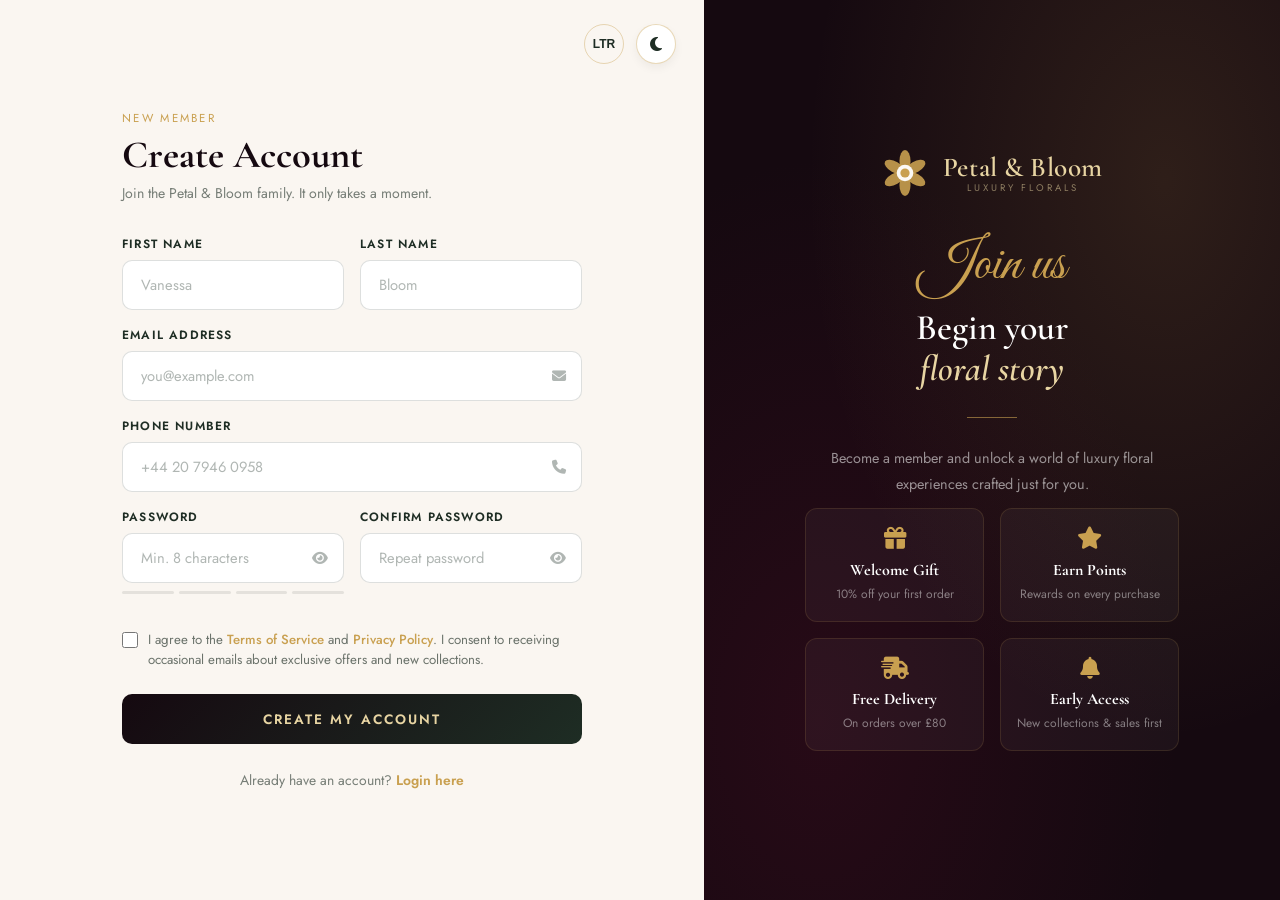
<file: register.html>
<!DOCTYPE html>
<html lang="en" dir="ltr">

<head>
    <meta charset="UTF-8" />
    <meta name="viewport" content="width=device-width, initial-scale=1.0" />
    <title>Create Account | Petal &amp; Bloom Luxury Florals</title>
    <meta name="description" content="Create your Petal & Bloom account and start your luxury floral journey." />
    <link rel="preconnect" href="https://fonts.googleapis.com" />
    <link rel="preconnect" href="https://fonts.gstatic.com" crossorigin />
    <link
        href="https://fonts.googleapis.com/css2?family=Cormorant+Garamond:ital,wght@0,300;0,400;0,600;0,700;1,400;1,600&family=Great+Vibes&family=Jost:wght@300;400;500;600&display=swap"
        rel="stylesheet" />
    <link rel="stylesheet" href="https://cdnjs.cloudflare.com/ajax/libs/font-awesome/6.5.0/css/all.min.css" />
    <link rel="icon" type="image/svg+xml" href="favicon.svg" />
    <style>
        :root {
            --p: #3D0C1F;
            --forest: #1E2D24;
            --g: #C9A050;
            --gl: #E8D5A3;
            --dark: #150910;
            --cr: #FAF6F1;
            --ff: 'Cormorant Garamond', serif;
            --fs: 'Great Vibes', cursive;
            --fj: 'Jost', sans-serif;
        }

        *,
        *::before,
        *::after {
            box-sizing: border-box;
            margin: 0;
            padding: 0;
        }

        body {
            font-family: var(--fj);
            background: var(--dark);
            min-height: 100vh;
            display: flex;
            overflow-x: hidden;
        }

        /* ── RIGHT PANEL (form – shown FIRST on desktop for register) ── */
        .panel-right {
            width: 55%;
            min-height: 100vh;
            background: var(--cr);
            display: flex;
            flex-direction: column;
            align-items: center;
            justify-content: center;
            padding: 60px 60px;
            position: relative;
            order: 1;
            transition: background-color 0.4s, color 0.4s;
        }

        .btn-theme-auth {
            width: 40px;
            height: 40px;
            border-radius: 50%;
            border: 1.5px solid rgba(201, 160, 80, 0.4);
            background: #fff;
            color: var(--forest);
            font-size: 1rem;
            cursor: pointer;
            display: flex;
            align-items: center;
            justify-content: center;
            transition: all 0.3s;
            box-shadow: 0 4px 10px rgba(0, 0, 0, 0.05);
        }

        .btn-theme-auth:hover {
            background: var(--g);
            color: #fff;
            border-color: var(--g);
        }

        body.dark-theme .btn-theme-auth .fa-moon {
            display: none;
        }

        body:not(.dark-theme) .btn-theme-auth .fa-sun {
            display: none;
        }

        /* ── DARK THEME ── */
        body.dark-theme .panel-right {
            background: #1c0d16;
            color: #FAF6F1;
        }

        body.dark-theme .auth-title {
            color: #fff;
        }

        body.dark-theme .auth-subtitle {
            color: rgba(255, 255, 255, 0.6);
        }

        body.dark-theme .form-label {
            color: var(--gl);
        }

        body.dark-theme .form-input {
            background: #22111b;
            border-color: rgba(201, 160, 80, 0.2);
            color: #fff;
        }

        body.dark-theme .form-input::placeholder {
            color: rgba(255, 255, 255, 0.3);
        }

        body.dark-theme .btn-theme-auth {
            background: #22111b;
            color: var(--gl);
        }

        body.dark-theme .terms-txt,
        body.dark-theme .switch-link {
            color: rgba(255, 255, 255, 0.7);
        }

        body.dark-theme .ps-bar {
            background: rgba(255, 255, 255, 0.1);
        }

        /* ── LEFT PANEL ── */
        .panel-left {
            width: 45%;
            min-height: 100vh;
            background: var(--dark);
            position: relative;
            overflow: hidden;
            display: flex;
            flex-direction: column;
            align-items: center;
            justify-content: center;
            padding: 60px 40px;
            order: 2;
        }

        .panel-left::before {
            content: '';
            position: absolute;
            inset: 0;
            background:
                radial-gradient(ellipse at 80% 20%, rgba(201, 160, 80, 0.14) 0%, transparent 55%),
                radial-gradient(ellipse at 20% 80%, rgba(61, 12, 31, 0.45) 0%, transparent 55%);
        }

        .panel-left-bg {
            position: absolute;
            inset: 0;
            background-image: url('https://picsum.photos/seed/floral_register/800/1200');
            background-size: cover;
            background-position: center;
            opacity: 0.16;
        }

        .panel-left-content {
            position: relative;
            z-index: 1;
            text-align: center;
            color: #fff;
        }

        .brand-logo {
            display: flex;
            align-items: center;
            gap: 14px;
            justify-content: center;
            margin-bottom: 40px;
            text-decoration: none;
        }

        .brand-logo svg {
            width: 48px;
            height: 48px;
            flex-shrink: 0;
        }

        .brand-txt {
            display: flex;
            flex-direction: column;
            line-height: 1.1;
        }

        .brand-name {
            font-family: var(--ff);
            font-size: 1.7rem;
            font-weight: 600;
            color: var(--gl);
            letter-spacing: 0.02em;
        }

        .brand-tag {
            font-size: 0.6rem;
            letter-spacing: 0.3em;
            text-transform: uppercase;
            color: rgba(232, 213, 163, 0.55);
        }

        .panel-script {
            font-family: var(--fs);
            font-size: 3.5rem;
            color: var(--g);
            margin-bottom: 14px;
            line-height: 1;
        }

        .panel-title {
            font-family: var(--ff);
            font-size: clamp(1.8rem, 2.8vw, 2.8rem);
            font-weight: 600;
            color: #fff;
            line-height: 1.15;
            margin-bottom: 20px;
        }

        .panel-title em {
            font-style: italic;
            color: var(--gl);
        }

        .panel-desc {
            font-size: 0.9rem;
            color: rgba(255, 255, 255, 0.55);
            line-height: 1.8;
            max-width: 340px;
            margin: 0 auto;
        }

        .panel-divider {
            width: 50px;
            height: 1px;
            background: var(--g);
            margin: 28px auto;
            opacity: 0.6;
        }

        .perks-grid {
            display: grid;
            grid-template-columns: 1fr 1fr;
            gap: 16px;
            margin-top: 10px;
        }

        .perk {
            background: rgba(255, 255, 255, 0.04);
            border: 1px solid rgba(201, 160, 80, 0.15);
            border-radius: 12px;
            padding: 18px 16px;
            text-align: center;
        }

        .perk i {
            font-size: 1.4rem;
            color: var(--g);
            margin-bottom: 10px;
            display: block;
        }

        .perk h4 {
            font-family: var(--ff);
            font-size: 1rem;
            color: #fff;
            margin-bottom: 5px;
        }

        .perk p {
            font-size: 0.75rem;
            color: rgba(255, 255, 255, 0.45);
            line-height: 1.5;
        }

        /* ── TOP BAR ── */
        .top-bar {
            position: absolute;
            top: 24px;
            right: 28px;
            display: flex;
            align-items: center;
            gap: 12px;
            z-index: 10;
        }

        html[dir="rtl"] .top-bar {
            right: auto;
            left: 28px;
        }

        .btn-globe-auth {
            width: 40px;
            height: 40px;
            border-radius: 50%;
            border: 1.5px solid rgba(201, 160, 80, 0.4);
            background: transparent;
            color: var(--forest);
            font-size: 0.75rem;
            font-weight: 600;
            cursor: pointer;
            display: flex;
            align-items: center;
            justify-content: center;
            transition: all 0.3s;
            line-height: 1;
        }

        .btn-globe-auth:hover {
            background: var(--g);
            color: #fff;
            border-color: var(--g);
        }

        .back-link {
            font-size: 0.82rem;
            color: var(--forest);
            text-decoration: none;
            display: flex;
            align-items: center;
            gap: 6px;
            opacity: 0.65;
            transition: opacity 0.2s;
        }

        .back-link:hover {
            opacity: 1;
        }

        /* ── FORM CARD ── */
        .auth-card {
            width: 100%;
            max-width: 460px;
        }

        .auth-eyebrow {
            font-size: 0.72rem;
            letter-spacing: 0.2em;
            text-transform: uppercase;
            color: var(--g);
            margin-bottom: 8px;
        }

        .auth-title {
            font-family: var(--ff);
            font-size: clamp(2rem, 3vw, 2.6rem);
            font-weight: 700;
            color: var(--dark);
            line-height: 1.1;
            margin-bottom: 6px;
        }

        .auth-subtitle {
            font-size: 0.88rem;
            color: rgba(30, 45, 36, 0.6);
            margin-bottom: 30px;
            line-height: 1.6;
        }

        /* ── FORM FIELDS ── */
        .form-group {
            margin-bottom: 16px;
        }

        .form-row-2 {
            display: grid;
            grid-template-columns: 1fr 1fr;
            gap: 16px;
            margin-bottom: 0;
        }

        .form-label {
            display: block;
            font-size: 0.75rem;
            font-weight: 600;
            letter-spacing: 0.1em;
            text-transform: uppercase;
            color: var(--forest);
            margin-bottom: 7px;
        }

        .form-input {
            width: 100%;
            padding: 13px 18px;
            border: 1.5px solid rgba(30, 45, 36, 0.15);
            border-radius: 10px;
            font-family: var(--fj);
            font-size: 0.92rem;
            color: var(--dark);
            background: #fff;
            transition: all 0.25s;
            outline: none;
        }

        .form-input::placeholder {
            color: rgba(30, 45, 36, 0.35);
        }

        .form-input:focus {
            border-color: var(--g);
            box-shadow: 0 0 0 3px rgba(201, 160, 80, 0.12);
        }

        .input-wrap {
            position: relative;
        }

        .input-wrap .form-input {
            padding-right: 48px;
        }

        html[dir="rtl"] .input-wrap .form-input {
            padding-right: 18px;
            padding-left: 48px;
        }

        .input-icon {
            position: absolute;
            right: 16px;
            top: 50%;
            transform: translateY(-50%);
            color: rgba(30, 45, 36, 0.35);
            cursor: pointer;
            font-size: 0.88rem;
            transition: color 0.2s;
        }

        html[dir="rtl"] .input-icon {
            right: auto;
            left: 16px;
        }

        .input-icon:hover {
            color: var(--g);
        }

        /* ── PASSWORD STRENGTH ── */
        .pwd-strength {
            margin-top: 8px;
            display: flex;
            gap: 5px;
        }

        .ps-bar {
            flex: 1;
            height: 3px;
            border-radius: 3px;
            background: rgba(30, 45, 36, 0.1);
            transition: background 0.3s;
        }

        .ps-bar.weak {
            background: #e57373;
        }

        .ps-bar.medium {
            background: #ffb74d;
        }

        .ps-bar.strong {
            background: #66bb6a;
        }

        /* ── TERMS ── */
        .terms-row {
            display: flex;
            align-items: flex-start;
            gap: 10px;
            margin: 20px 0 24px;
        }

        .terms-row input[type="checkbox"] {
            width: 16px;
            height: 16px;
            accent-color: var(--g);
            cursor: pointer;
            margin-top: 2px;
            flex-shrink: 0;
        }

        .terms-txt {
            font-size: 0.83rem;
            color: rgba(30, 45, 36, 0.65);
            line-height: 1.5;
        }

        .terms-txt a {
            color: var(--g);
            text-decoration: none;
            font-weight: 500;
        }

        .terms-txt a:hover {
            color: var(--dark);
        }

        /* ── BUTTON ── */
        .btn-primary-auth {
            width: 100%;
            padding: 15px;
            background: linear-gradient(135deg, var(--dark) 0%, var(--forest) 100%);
            color: var(--gl);
            border: none;
            border-radius: 10px;
            font-family: var(--fj);
            font-size: 0.85rem;
            font-weight: 600;
            letter-spacing: 0.15em;
            text-transform: uppercase;
            cursor: pointer;
            transition: all 0.3s;
            position: relative;
            overflow: hidden;
        }

        .btn-primary-auth::before {
            content: '';
            position: absolute;
            inset: 0;
            background: linear-gradient(135deg, var(--g) 0%, #b8893c 100%);
            opacity: 0;
            transition: opacity 0.4s;
        }

        .btn-primary-auth:hover::before {
            opacity: 1;
        }

        .btn-primary-auth span {
            position: relative;
            z-index: 1;
        }

        .btn-primary-auth:hover {
            transform: translateY(-2px);
            box-shadow: 0 8px 28px rgba(201, 160, 80, 0.35);
        }

        /* ── SWITCH LINK ── */
        .switch-link {
            text-align: center;
            margin-top: 26px;
            font-size: 0.87rem;
            color: rgba(30, 45, 36, 0.6);
        }

        .switch-link a {
            color: var(--g);
            font-weight: 600;
            text-decoration: none;
            transition: color 0.2s;
        }

        .switch-link a:hover {
            color: var(--dark);
        }

        /* ── MOBILE ── */
        @media (max-width: 768px) {
            body {
                flex-direction: column;
            }

            .panel-left {
                width: 100%;
                min-height: 240px;
                padding: 40px 24px 28px;
                order: 1;
            }

            .panel-right {
                width: 100%;
                padding: 40px 24px 50px;
                min-height: auto;
                order: 2;
            }

            .perks-grid {
                display: none;
            }

            .panel-desc {
                display: none;
            }

            .panel-divider {
                display: none;
            }

            .panel-script {
                font-size: 2.6rem;
            }

            .panel-title {
                font-size: 1.75rem;
            }

            .top-bar {
                position: fixed;
                top: 16px;
                right: 16px;
            }

            html[dir="rtl"] .top-bar {
                right: auto;
                left: 16px;
            }

            /* Globe & Theme Toggle over dark panel on mobile — use light colors */
            .btn-globe-auth,
            .btn-theme-auth {
                border-color: rgba(201, 160, 80, 0.9);
                color: var(--gl);
                background: rgba(255, 255, 255, 0.15);
                backdrop-filter: blur(10px);
                box-shadow: 0 0 15px rgba(0, 0, 0, 0.2);
            }

            .btn-globe-auth:hover,
            .btn-theme-auth:hover {
                background: var(--g);
                color: #fff;
                border-color: var(--g);
            }

            .back-link {
                color: rgba(232, 213, 163, 0.85);
                background: rgba(0, 0, 0, 0.25);
                padding: 5px 10px;
                border-radius: 20px;
                backdrop-filter: blur(6px);
                opacity: 1;
            }

            .form-row-2 {
                grid-template-columns: 1fr;
            }
        }

        @media (max-width: 480px) {
            .panel-right {
                padding: 30px 18px 44px;
            }
        }
    </style>
</head>

<body>

    <!-- ── FORM PANEL (left on page, right visually) ── -->
    <div class="panel-right">
        <div class="top-bar">
            <button class="btn-globe-auth" id="dirToggle" title="Toggle LTR / RTL">LTR</button>
            <button class="btn-theme-auth" id="themeToggle" title="Toggle Light/Dark Mode"><i class="fas fa-moon"></i><i
                    class="fas fa-sun"></i></button>
        </div>

        <div class="auth-card">
            <p class="auth-eyebrow">New Member</p>
            <h2 class="auth-title">Create Account</h2>
            <p class="auth-subtitle">Join the Petal &amp; Bloom family. It only takes a moment.</p>

            <form id="registerForm" novalidate>

                <div class="form-row-2">
                    <div class="form-group">
                        <label class="form-label" for="firstName">First Name</label>
                        <input class="form-input" type="text" id="firstName" name="firstName" placeholder="Vanessa"
                            autocomplete="given-name" required />
                    </div>
                    <div class="form-group">
                        <label class="form-label" for="lastName">Last Name</label>
                        <input class="form-input" type="text" id="lastName" name="lastName" placeholder="Bloom"
                            autocomplete="family-name" required />
                    </div>
                </div>

                <div class="form-group">
                    <label class="form-label" for="email">Email Address</label>
                    <div class="input-wrap">
                        <input class="form-input" type="email" id="email" name="email" placeholder="you@example.com"
                            autocomplete="email" required />
                        <span class="input-icon"><i class="fas fa-envelope"></i></span>
                    </div>
                </div>

                <div class="form-group">
                    <label class="form-label" for="phone">Phone Number</label>
                    <div class="input-wrap">
                        <input class="form-input" type="tel" id="phone" name="phone" placeholder="+44 20 7946 0958"
                            autocomplete="tel" />
                        <span class="input-icon"><i class="fas fa-phone"></i></span>
                    </div>
                </div>

                <div class="form-row-2">
                    <div class="form-group">
                        <label class="form-label" for="password">Password</label>
                        <div class="input-wrap">
                            <input class="form-input" type="password" id="password" name="password"
                                placeholder="Min. 8 characters" autocomplete="new-password" required />
                            <span class="input-icon" id="togglePwd"><i class="fas fa-eye"></i></span>
                        </div>
                        <div class="pwd-strength" id="pwdStrength">
                            <div class="ps-bar" id="bar1"></div>
                            <div class="ps-bar" id="bar2"></div>
                            <div class="ps-bar" id="bar3"></div>
                            <div class="ps-bar" id="bar4"></div>
                        </div>
                    </div>
                    <div class="form-group">
                        <label class="form-label" for="confirmPassword">Confirm Password</label>
                        <div class="input-wrap">
                            <input class="form-input" type="password" id="confirmPassword" name="confirmPassword"
                                placeholder="Repeat password" autocomplete="new-password" required />
                            <span class="input-icon" id="toggleConfirm"><i class="fas fa-eye"></i></span>
                        </div>
                    </div>
                </div>

                <div class="terms-row">
                    <input type="checkbox" id="terms" required />
                    <label class="terms-txt" for="terms">
                        I agree to the <a href="#">Terms of Service</a> and <a href="#">Privacy Policy</a>. I consent to
                        receiving occasional emails about exclusive offers and new collections.
                    </label>
                </div>

                <button type="submit" class="btn-primary-auth"><span>Create My Account</span></button>
            </form>

            <p class="switch-link">Already have an account? <a href="login.html">Login here</a></p>
        </div>
    </div>

    <!-- ── DECORATIVE PANEL ── -->
    <div class="panel-left">
        <div class="panel-left-bg"></div>
        <div class="panel-left-content">
            <a href="index.html" class="brand-logo">
                <svg viewBox="0 0 52 52">
                    <ellipse cx="26" cy="13" rx="6" ry="12" fill="#C9A050" opacity=".9" />
                    <ellipse cx="26" cy="13" rx="6" ry="12" fill="#C9A050" opacity=".9" transform="rotate(60 26 26)" />
                    <ellipse cx="26" cy="13" rx="6" ry="12" fill="#C9A050" opacity=".9" transform="rotate(120 26 26)" />
                    <ellipse cx="26" cy="13" rx="6" ry="12" fill="#C9A050" opacity=".9" transform="rotate(180 26 26)" />
                    <ellipse cx="26" cy="13" rx="6" ry="12" fill="#C9A050" opacity=".9" transform="rotate(240 26 26)" />
                    <ellipse cx="26" cy="13" rx="6" ry="12" fill="#C9A050" opacity=".9" transform="rotate(300 26 26)" />
                    <circle cx="26" cy="26" r="9" fill="#fff" opacity=".95" />
                    <circle cx="26" cy="26" r="5" fill="#C9A050" />
                </svg>
                <div class="brand-txt">
                    <span class="brand-name">Petal &amp; Bloom</span>
                    <span class="brand-tag">Luxury Florals</span>
                </div>
            </a>

            <div class="panel-script">Join us</div>
            <h2 class="panel-title">Begin your<br><em>floral story</em></h2>
            <div class="panel-divider"></div>
            <p class="panel-desc">Become a member and unlock a world of luxury floral experiences crafted just for you.
            </p>

            <div class="perks-grid">
                <div class="perk">
                    <i class="fas fa-gift"></i>
                    <h4>Welcome Gift</h4>
                    <p>10% off your first order</p>
                </div>
                <div class="perk">
                    <i class="fas fa-star"></i>
                    <h4>Earn Points</h4>
                    <p>Rewards on every purchase</p>
                </div>
                <div class="perk">
                    <i class="fas fa-shipping-fast"></i>
                    <h4>Free Delivery</h4>
                    <p>On orders over £80</p>
                </div>
                <div class="perk">
                    <i class="fas fa-bell"></i>
                    <h4>Early Access</h4>
                    <p>New collections & sales first</p>
                </div>
            </div>
        </div>
    </div>

    <script>
        // RTL / LTR Toggle handled by main.js

        // Theme and Direction toggles handled by main.js


        // Password visibility toggles
        function makeToggle(btnId, inputId) {
            document.getElementById(btnId).addEventListener('click', () => {
                const inp = document.getElementById(inputId);
                const isText = inp.type === 'text';
                inp.type = isText ? 'password' : 'text';
                document.querySelector('#' + btnId + ' i').className = isText ? 'fas fa-eye' : 'fas fa-eye-slash';
            });
        }
        makeToggle('togglePwd', 'password');
        makeToggle('toggleConfirm', 'confirmPassword');

        // Password strength indicator
        const pwdInput = document.getElementById('password');
        const bars = [document.getElementById('bar1'), document.getElementById('bar2'), document.getElementById('bar3'), document.getElementById('bar4')];

        pwdInput.addEventListener('input', () => {
            const v = pwdInput.value;
            let score = 0;
            if (v.length >= 8) score++;
            if (/[A-Z]/.test(v)) score++;
            if (/[0-9]/.test(v)) score++;
            if (/[^A-Za-z0-9]/.test(v)) score++;

            bars.forEach((b, i) => {
                b.className = 'ps-bar';
                if (i < score) {
                    if (score === 1) b.classList.add('weak');
                    else if (score <= 2) b.classList.add('medium');
                    else b.classList.add('strong');
                }
            });
        });

        // Form submit placeholder
        document.getElementById('registerForm').addEventListener('submit', (e) => {
            e.preventDefault();
            const terms = document.getElementById('terms');
            if (!terms.checked) {
                alert('Please agree to the Terms of Service to continue.');
                return;
            }
            // Redirect to user dashboard on successful registration
            window.location.href = 'user-dashboard.html';
        });
    </script>
    <script src="js/main.js"></script>
</body>

</html>
</file>
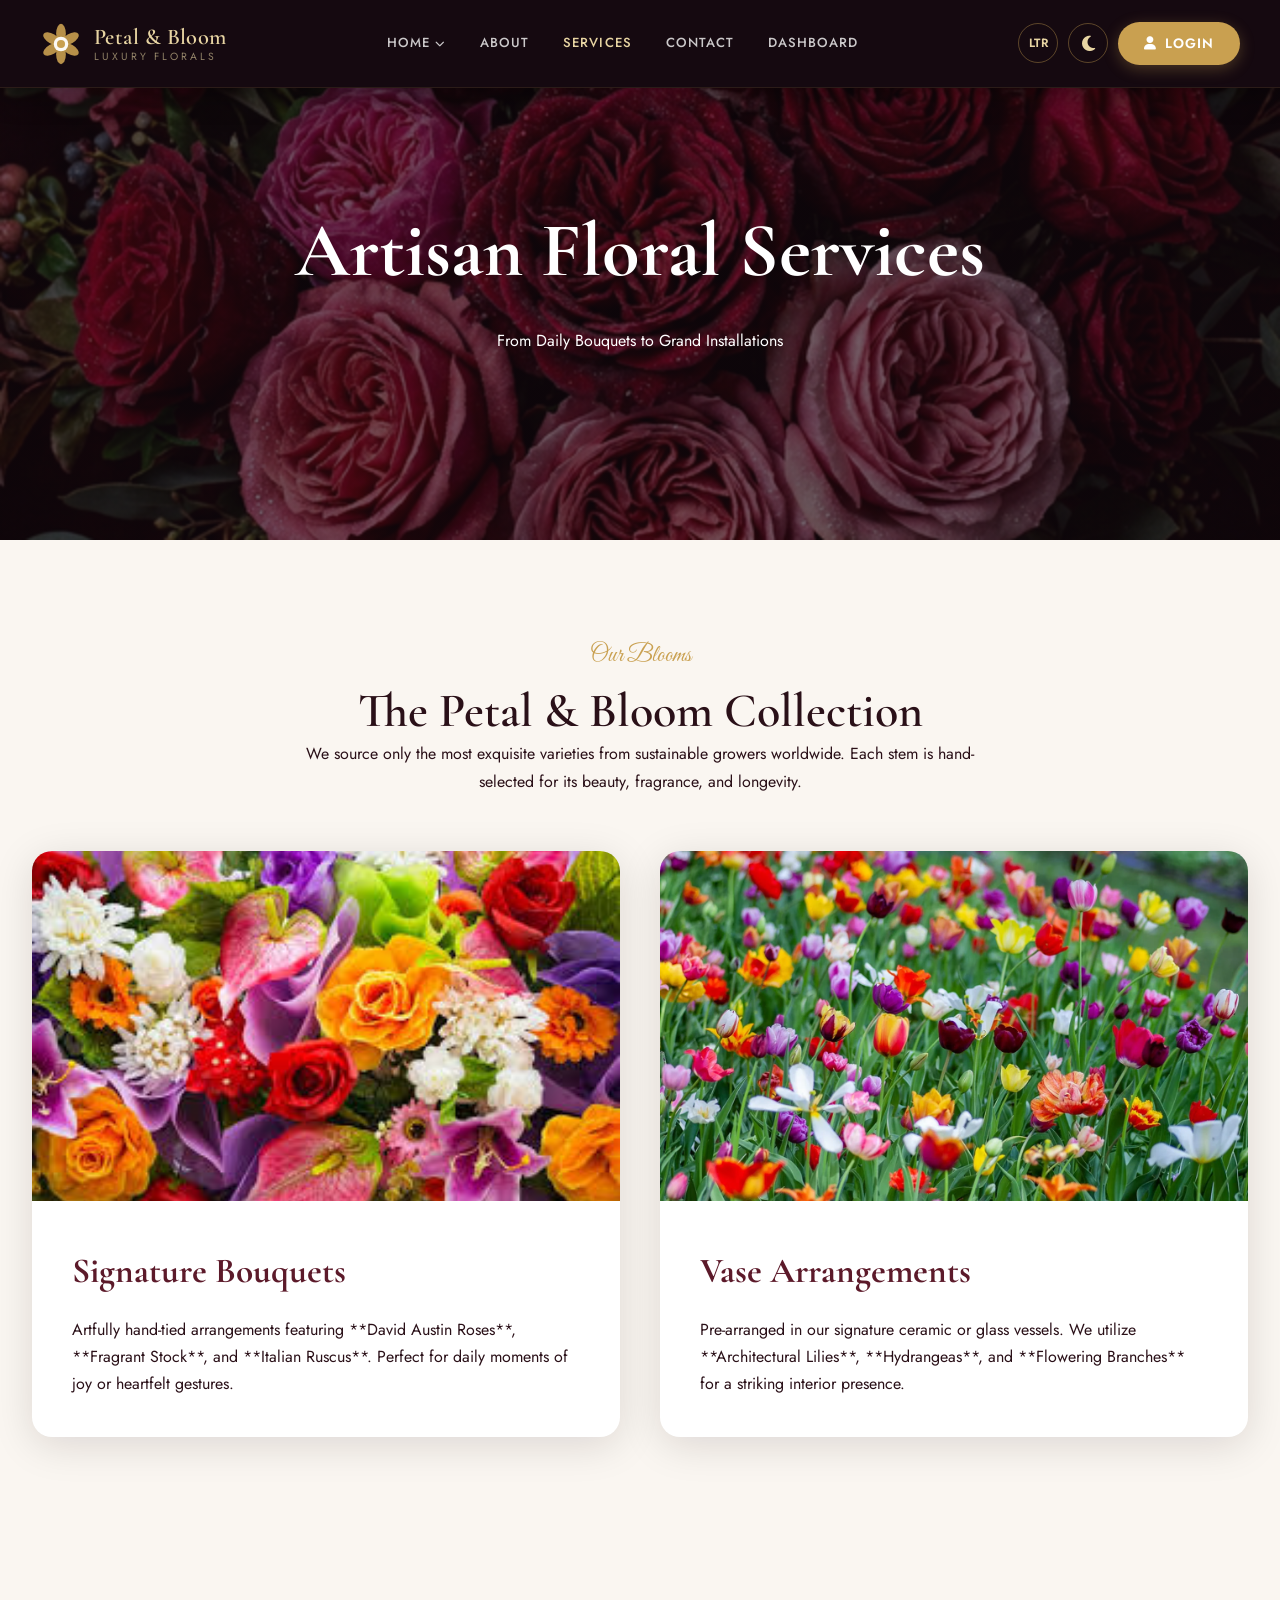
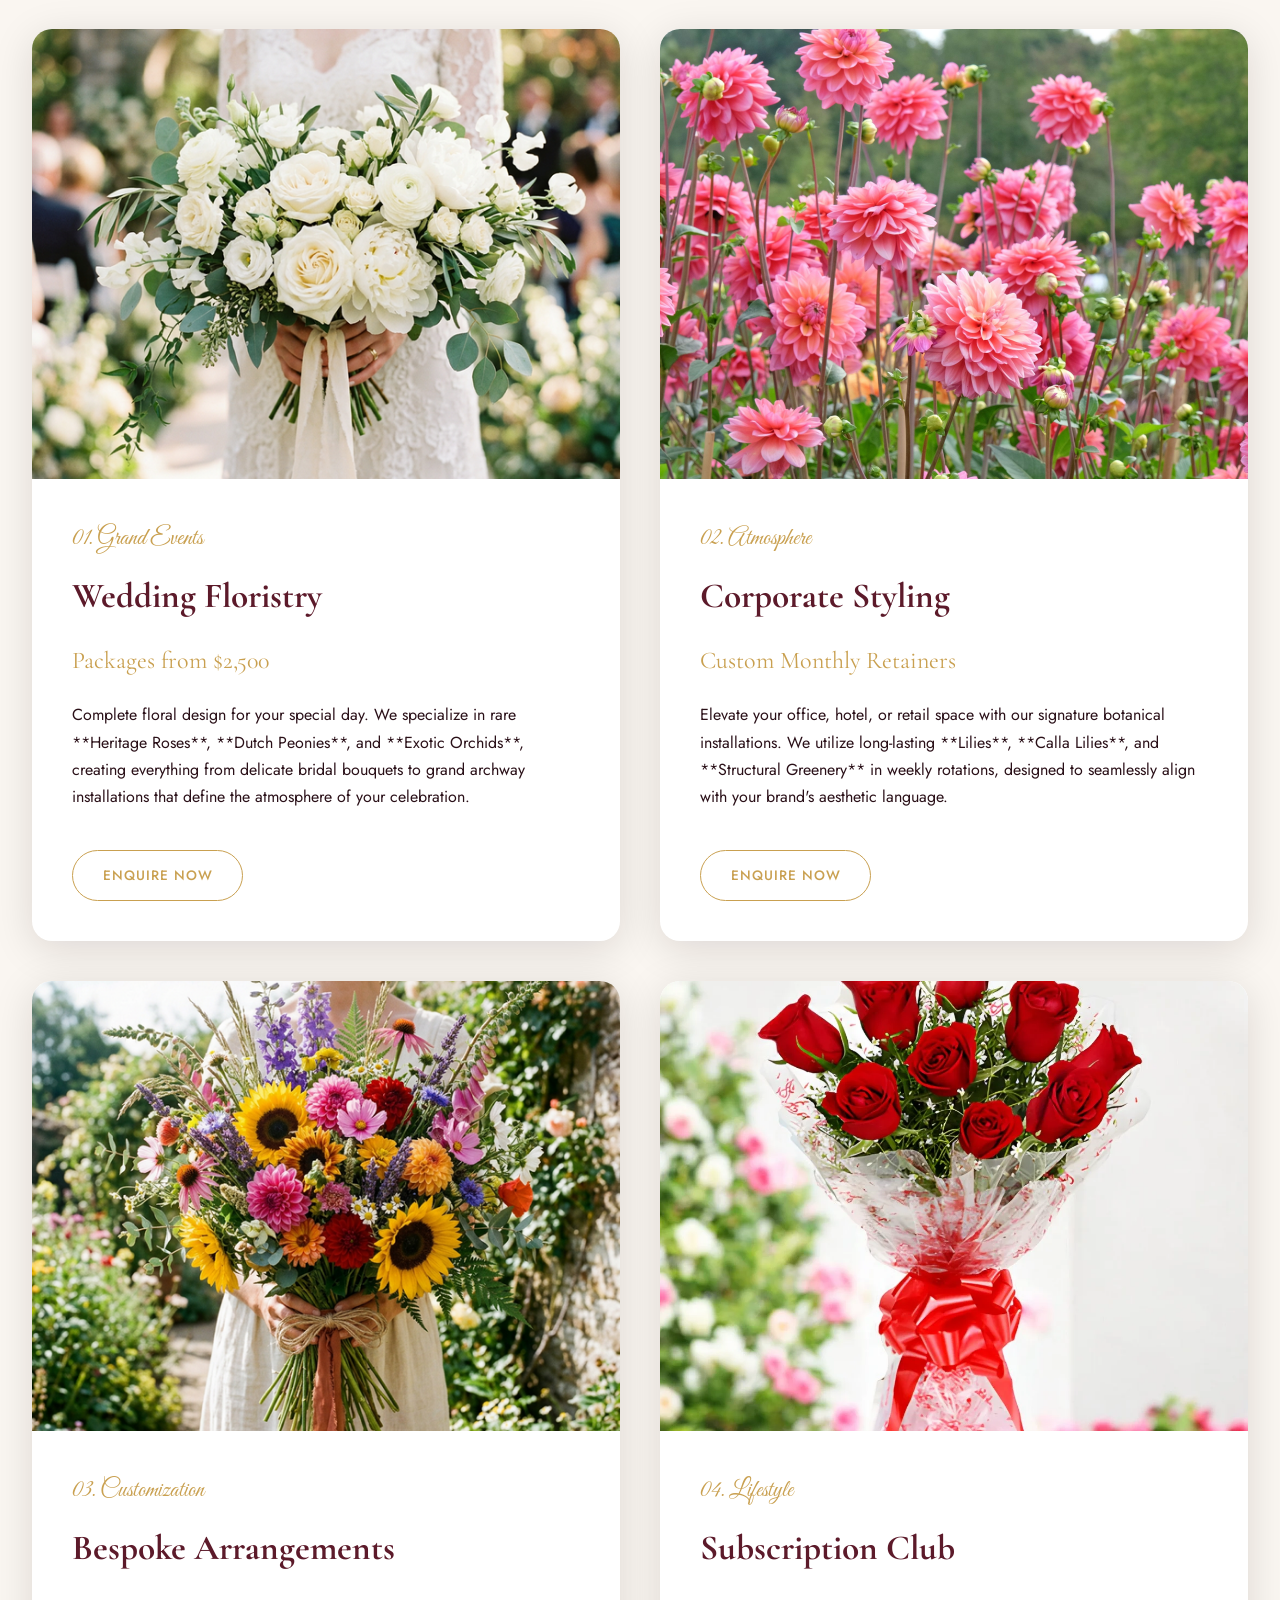
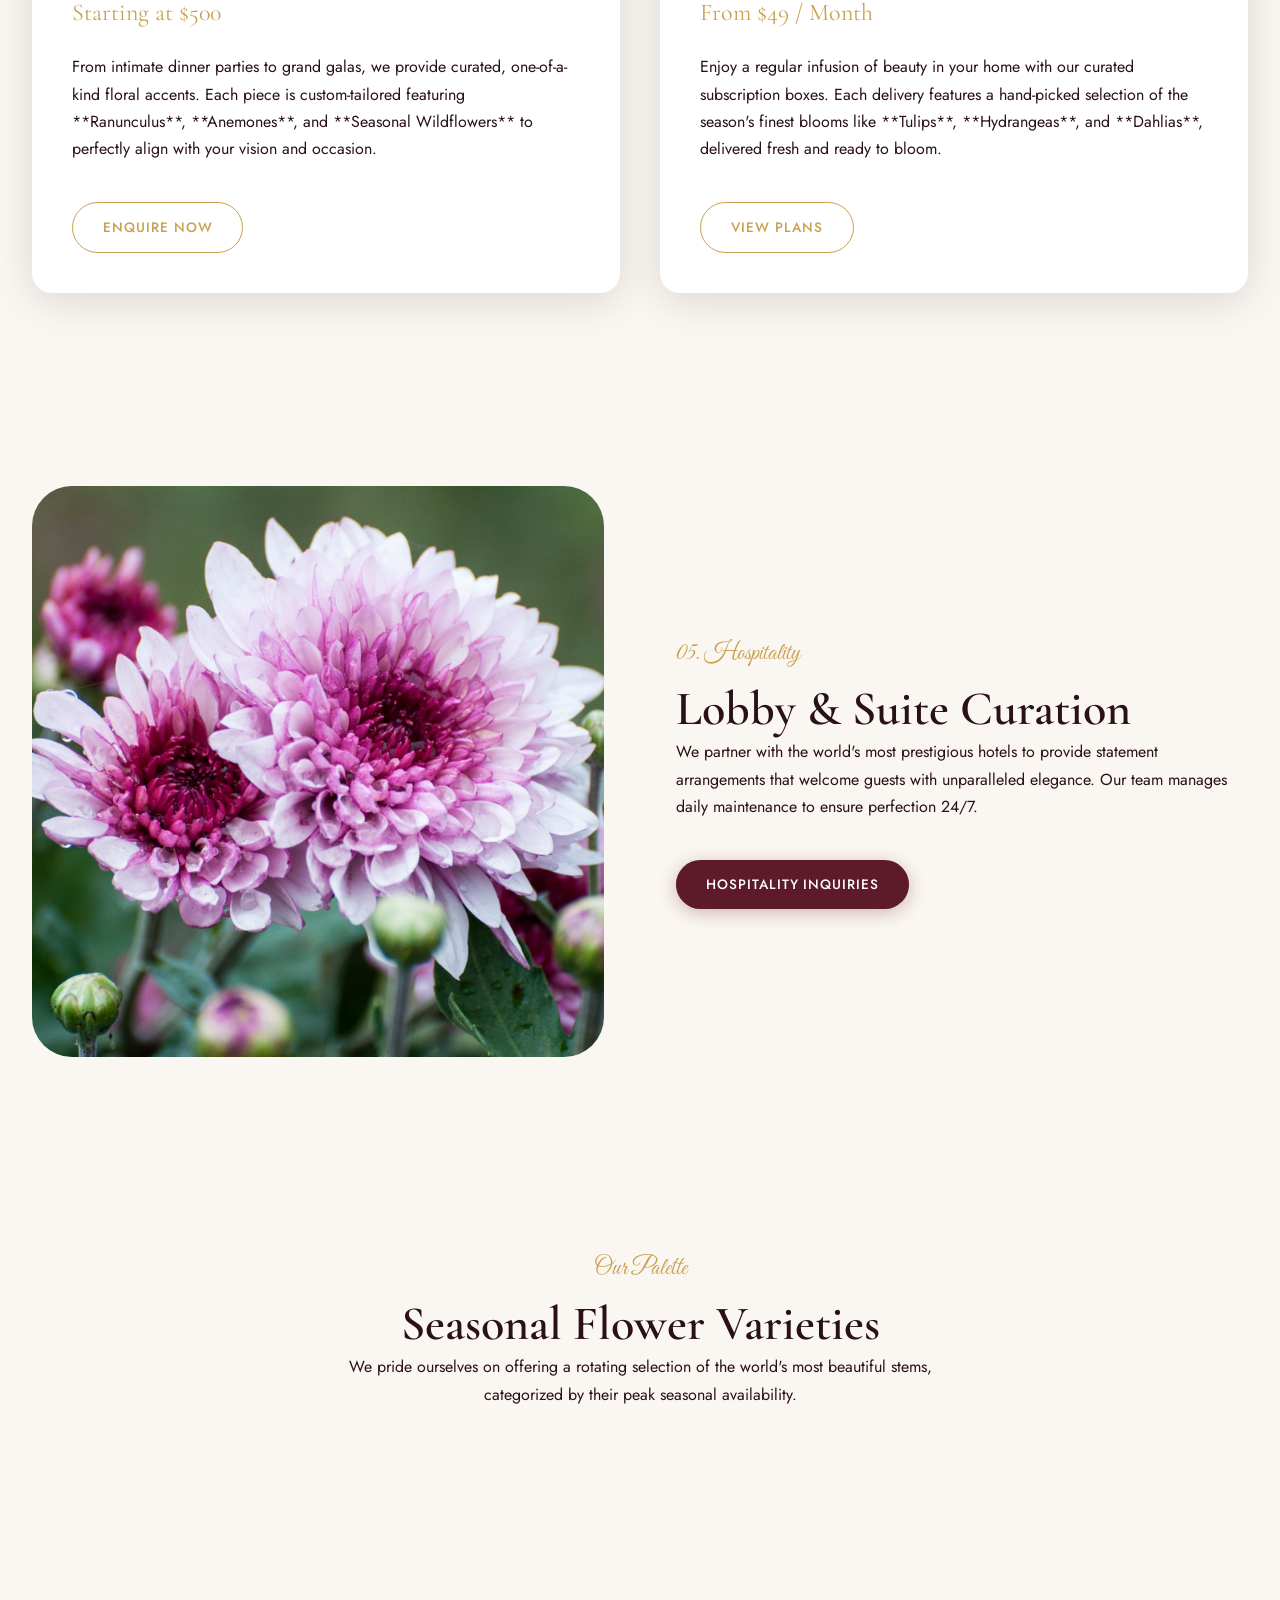
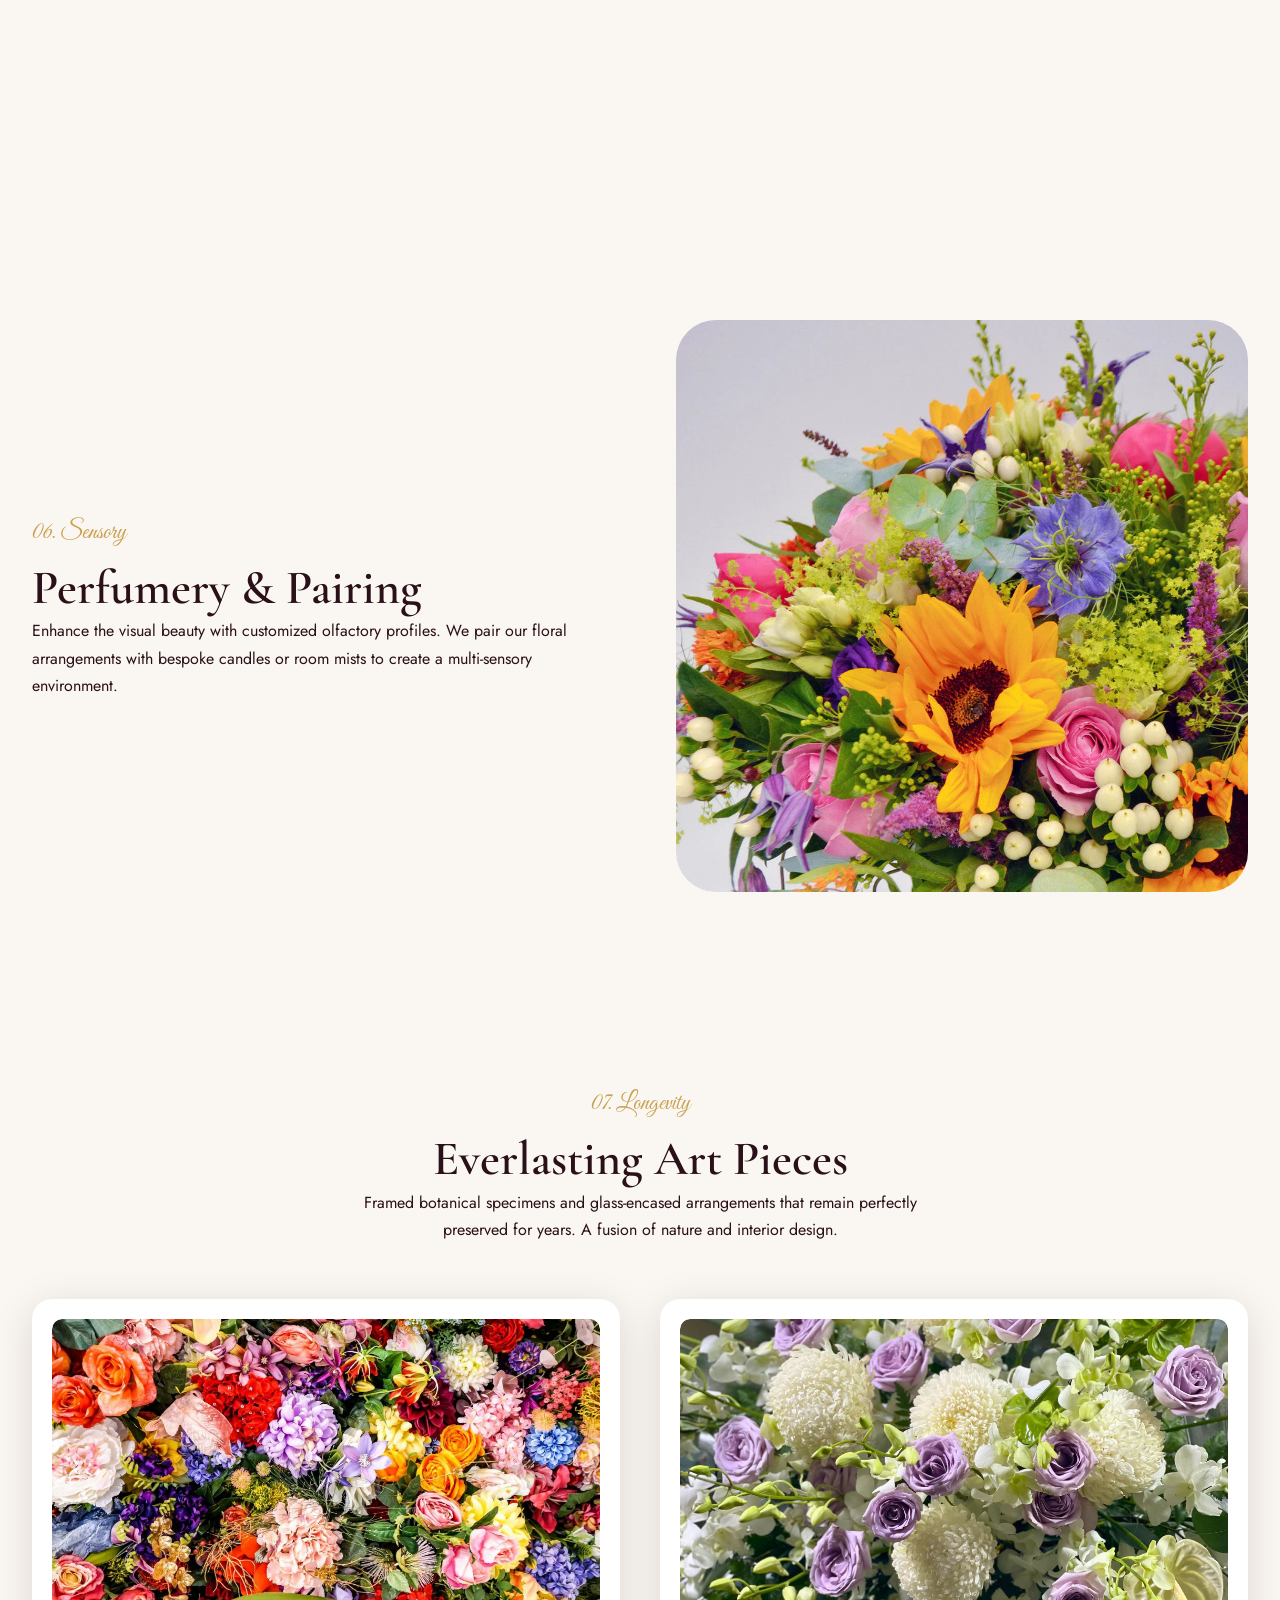
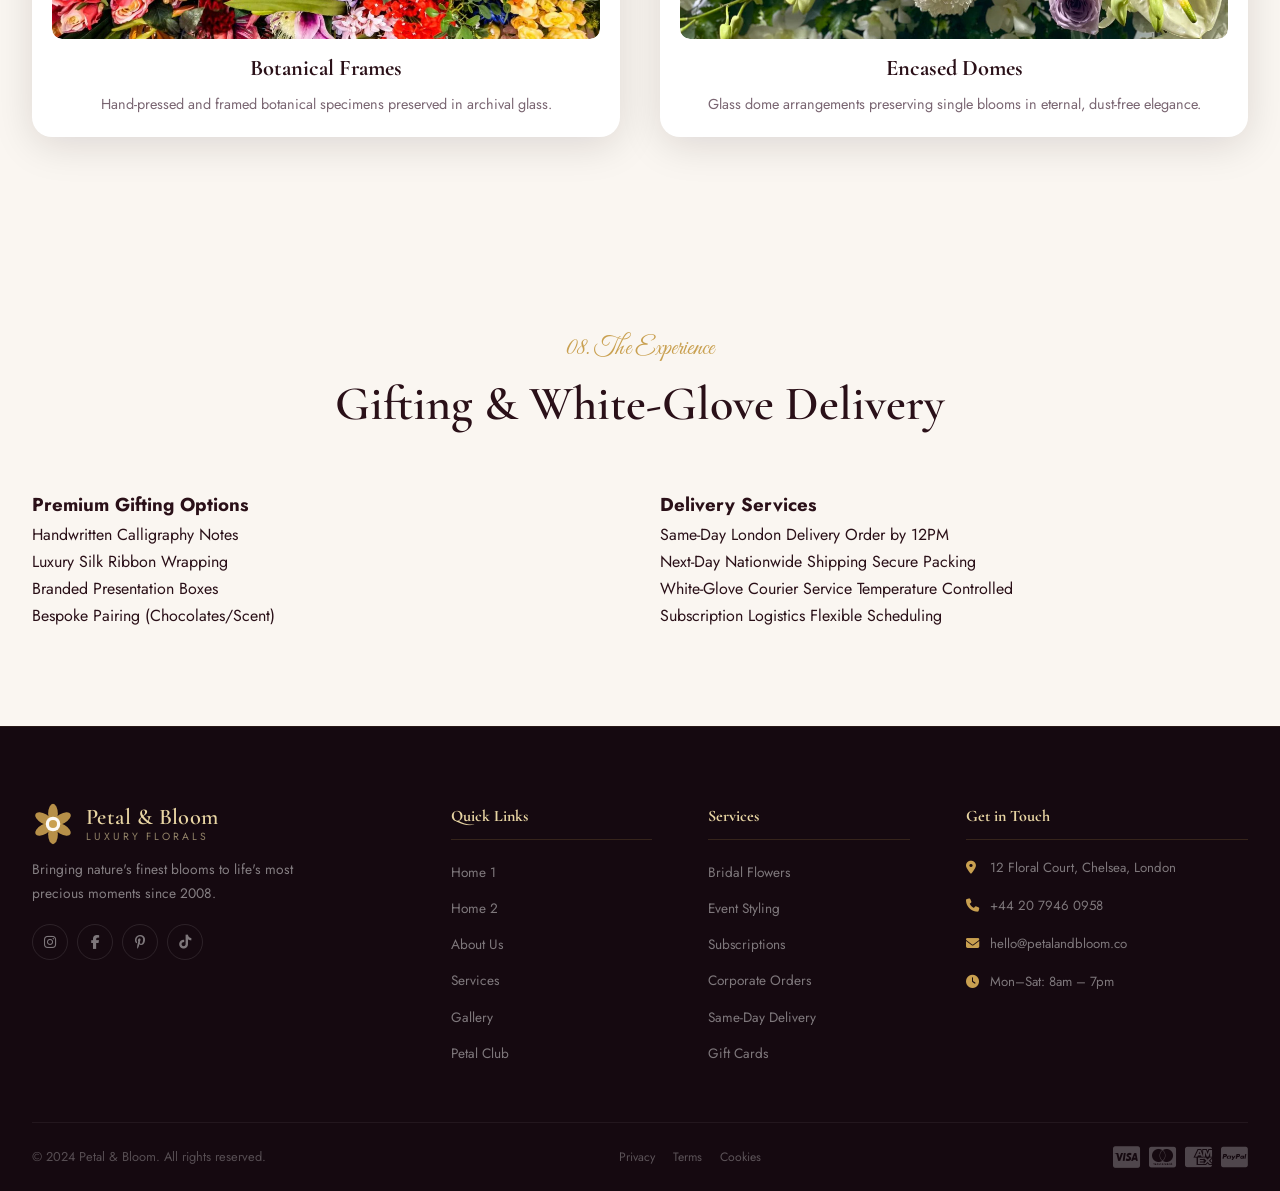
<file: services.html>
<!DOCTYPE html>
<html lang="en" dir="ltr">

<head>
    <meta charset="UTF-8" />
    <meta name="viewport" content="width=device-width,initial-scale=1.0" />
    <title>Our Services | Petal &amp; Bloom Luxury Florals</title>
    <link
        href="https://fonts.googleapis.com/css2?family=Cormorant+Garamond:wght@400;600;700&family=Jost:wght@300;400;500;600&display=swap"
        rel="stylesheet" />
    <link rel="stylesheet" href="https://cdnjs.cloudflare.com/ajax/libs/font-awesome/6.5.0/css/all.min.css" />
    <link rel="stylesheet" href="css/style.css" />
    <link rel="stylesheet" href="css/rtl-fixes.css" />
    <link rel="icon" type="image/svg+xml" href="favicon.svg" />
    <style>
        .about-hero {
            height: 60vh;
            background: linear-gradient(rgba(21, 9, 16, 0.6), rgba(21, 9, 16, 0.6)), url('images/hero.png');
            background-size: cover;
            background-position: center;
            display: flex;
            align-items: center;
            justify-content: center;
            text-align: center;
            color: #fff;
        }

        .about-header-txt h1 {
            font-family: var(--ff);
            font-size: clamp(3rem, 6vw, 5rem);
            margin-bottom: 10px;
        }

        .breadcrumbs {
            font-size: 0.8rem;
            text-transform: uppercase;
            letter-spacing: 0.2em;
            color: var(--gl);
        }

        .services-grid {
            display: grid;
            grid-template-columns: repeat(2, 1fr);
            gap: 40px;
        }

        .service-item {
            background: #fff;
            border-radius: 20px;
            overflow: hidden;
            display: flex;
            flex-direction: column;
            box-shadow: var(--sh);
            transition: transform 0.3s;
        }

        .service-item:hover {
            transform: scale(1.02);
        }

        .service-img {
            height: 300px;
            background-size: cover;
            background-position: center;
        }

        .service-info {
            padding: 40px;
        }

        .service-info h3 {
            font-family: var(--ff);
            font-size: 2.2rem;
            margin-bottom: 15px;
            color: var(--p);
        }

        .service-price {
            font-family: var(--ff);
            font-size: 1.5rem;
            color: var(--g);
            margin-bottom: 20px;
            display: block;
        }

        @media (max-width: 768px) {
            .services-grid {
                grid-template-columns: 1fr;
            }
        }
    </style>
</head>

<body>

    <header class="header" id="header">
        <div class="hdr-wrap">
            <a href="index.html" class="logo">
                <svg class="logo-svg" viewBox="0 0 52 52">
                    <ellipse cx="26" cy="13" rx="6" ry="12" fill="#C9A050" opacity=".9" />
                    <ellipse cx="26" cy="13" rx="6" ry="12" fill="#C9A050" opacity=".9" transform="rotate(60 26 26)" />
                    <ellipse cx="26" cy="13" rx="6" ry="12" fill="#C9A050" opacity=".9" transform="rotate(120 26 26)" />
                    <ellipse cx="26" cy="13" rx="6" ry="12" fill="#C9A050" opacity=".9" transform="rotate(180 26 26)" />
                    <ellipse cx="26" cy="13" rx="6" ry="12" fill="#C9A050" opacity=".9" transform="rotate(240 26 26)" />
                    <ellipse cx="26" cy="13" rx="6" ry="12" fill="#C9A050" opacity=".9" transform="rotate(300 26 26)" />
                    <circle cx="26" cy="26" r="9" fill="#fff" opacity=".95" />
                    <circle cx="26" cy="26" r="5" fill="#C9A050" />
                </svg>
                <div class="logo-txt"><span class="l-name">Petal &amp; Bloom</span><span class="l-tag">Luxury
                        Florals</span></div>
            </a>
            <nav class="nav" id="mainNav">
                <ul class="nl">
                    <li class="ni has-drop"><a href="#" class="nl-a">Home <i class="fas fa-chevron-down"></i></a>
                        <div class="drop"><a href="index.html" class="di">Home 1</a><a href="home2.html" class="di">Home
                                2</a></div>
                    </li>
                    <li class="ni"><a href="about.html" class="nl-a">About</a></li>
                    <li class="ni"><a href="services.html" class="nl-a active">Services</a></li>
                    <li class="ni"><a href="contact.html" class="nl-a">Contact</a></li>
                    <li class="ni"><a href="admin-dashboard.html" class="nl-a">Dashboard</a></li>
                    <li class="ni ni-login-mobile"><a href="login.html" class="nl-a"><i class="fas fa-user"></i>
                            Login</a></li>
                    <li class="ni ni-toggles-mobile">
                        <div class="mobile-toggles">
                            <button class="btn-globe" title="Toggle LTR/RTL">LTR</button>
                            <button class="btn-theme" title="Toggle Light/Dark Mode"><i class="fas fa-moon"></i><i class="fas fa-sun"></i></button>
                        </div>
                    </li>
                </ul>
            </nav>
            <div class="hdr-right">
                <button class="btn-globe" id="dirToggle" title="Toggle LTR/RTL">LTR</button>
                <button class="btn-theme" id="themeToggle" title="Toggle Light/Dark Mode"><i class="fas fa-moon"></i><i
                        class="fas fa-sun"></i></button>
                <a href="login.html" class="btn-login"><i class="fas fa-user"></i><span>Login</span></a>
                <button class="hamburger" id="hamburger"
                    aria-label="Menu"><span></span><span></span><span></span></button>
            </div>
        </div>
    </header>

    <main>
        <!-- ═══ S1: PAGE HERO ═══ -->
        <section class="about-hero">
            <div class="about-header-txt">
                <h1 class="ani-up">Artisan Floral Services</h1>
                <p class="ani-up d1">From Daily Bouquets to Grand Installations</p>
            </div>
        </section>

        <!-- ═══ S1.5: OUR COLLECTIONS ═══ -->
        <section class="sec bg-cream">
            <div class="con">
                <div class="sh center">
                    <span class="eye">Our Blooms</span>
                    <h2 class="st">The Petal & Bloom Collection</h2>
                    <p style="max-width: 700px; margin: 0 auto;">We source only the most exquisite varieties from sustainable growers worldwide. Each stem is hand-selected for its beauty, fragrance, and longevity.</p>
                </div>
                <div class="services-grid mt60">
                    <div class="service-item ani-up">
                        <div class="service-img" style="background-image: url('images/flow1.jpg'); height: 350px;"></div>
                        <div class="service-info">
                            <h3>Signature Bouquets</h3>
                            <p>Artfully hand-tied arrangements featuring **David Austin Roses**, **Fragrant Stock**, and **Italian Ruscus**. Perfect for daily moments of joy or heartfelt gestures.</p>
                        </div>
                    </div>
                    <div class="service-item ani-up d1">
                        <div class="service-img" style="background-image: url('images/flow6.webp'); height: 350px;"></div>
                        <div class="service-info">
                            <h3>Vase Arrangements</h3>
                            <p>Pre-arranged in our signature ceramic or glass vessels. We utilize **Architectural Lilies**, **Hydrangeas**, and **Flowering Branches** for a striking interior presence.</p>
                        </div>
                    </div>
                </div>
            </div>
        </section>

        <!-- ═══ S2: MAIN SERVICES GRID ═══ -->
        <section class="sec">
            <div class="con">
                <div class="services-grid">
                    <div class="service-item ani-left d0">
                        <div class="service-img"
                            style="background-image: url('images/bridal.png'); height: 450px;">
                        </div>
                        <div class="service-info">
                            <span class="eye">01. Grand Events</span>
                            <h3>Wedding Floristry</h3>
                            <span class="service-price">Packages from $2,500</span>
                             <p>Complete floral design for your special day. We specialize in rare **Heritage Roses**, **Dutch Peonies**, and **Exotic Orchids**, creating everything from delicate bridal bouquets to grand archway installations that define the atmosphere of your celebration.</p>
                            <a href="contact.html" class="btn btn-outline mt40"
                                style="border-color: var(--g); color: var(--g);">Enquire Now</a>
                        </div>
                    </div>
                    <div class="service-item ani-right d1">
                        <div class="service-img"
                            style="background-image: url('images/flow3.jpg'); height: 450px;">
                        </div>
                        <div class="service-info">
                            <span class="eye">02. Atmosphere</span>
                            <h3>Corporate Styling</h3>
                            <span class="service-price">Custom Monthly Retainers</span>
                             <p>Elevate your office, hotel, or retail space with our signature botanical installations. We utilize long-lasting **Lilies**, **Calla Lilies**, and **Structural Greenery** in weekly rotations, designed to seamlessly align with your brand's aesthetic language.</p>
                            <a href="contact.html" class="btn btn-outline mt40"
                                style="border-color: var(--g); color: var(--g);">Enquire Now</a>
                        </div>
                    </div>
                    <div class="service-item ani-left d2">
                        <div class="service-img"
                            style="background-image: url('images/wild.png'); height: 450px;">
                        </div>
                        <div class="service-info">
                            <span class="eye">03. Customization</span>
                            <h3>Bespoke Arrangements</h3>
                            <span class="service-price">Starting at $500</span>
                             <p>From intimate dinner parties to grand galas, we provide curated, one-of-a-kind floral accents. Each piece is custom-tailored featuring **Ranunculus**, **Anemones**, and **Seasonal Wildflowers** to perfectly align with your vision and occasion.</p>
                            <a href="contact.html" class="btn btn-outline mt40"
                                style="border-color: var(--g); color: var(--g);">Enquire Now</a>
                        </div>
                    </div>
                    <div class="service-item ani-right d3">
                        <div class="service-img"
                            style="background-image: url('images/flow2.webp'); height: 450px;">
                        </div>
                        <div class="service-info">
                            <span class="eye">04. Lifestyle</span>
                            <h3>Subscription Club</h3>
                            <span class="service-price">From $49 / Month</span>
                             <p>Enjoy a regular infusion of beauty in your home with our curated subscription boxes. Each delivery features a hand-picked selection of the season's finest blooms like **Tulips**, **Hydrangeas**, and **Dahlias**, delivered fresh and ready to bloom.</p>
                            <a href="index.html#subscriptions" class="btn btn-outline mt40"
                                style="border-color: var(--g); color: var(--g);">View Plans</a>
                        </div>
                    </div>
                </div>
            </div>
        </section>

        <!-- ═══ S3: HOTEL INSTALLATIONS ═══ -->
        <section class="sec bg-cream">
            <div class="con">
                <div class="loyalty-g">
                    <div class="loyalty-img ani-left">
                        <img src="images/flow7.avif" alt="Hotel" style="border-radius: 40px;">
                    </div>
                    <div class="loyalty-txt ani-right">
                        <span class="eye">05. Hospitality</span>
                        <h2 class="st">Lobby & Suite Curation</h2>
                        <p>We partner with the world's most prestigious hotels to provide statement arrangements that
                            welcome guests with unparalleled elegance. Our team manages daily maintenance to ensure
                            perfection 24/7.</p>
                        <a href="contact.html" class="btn btn-primary mt40">Hospitality Inquiries</a>
                    </div>
                </div>
            </div>
        </section>

        <!-- ═══ S4.5: SEASONAL VARIETIES ═══ -->
        <section class="sec bg-cream">
            <div class="con">
                <div class="sh center">
                    <span class="eye">Our Palette</span>
                    <h2 class="st">Seasonal Flower Varieties</h2>
                    <p style="max-width: 600px; margin: 0 auto;">We pride ourselves on offering a rotating selection of the world's most beautiful stems, categorized by their peak seasonal availability.</p>
                </div>
                <div class="services-grid mt60">
                    <div class="stat-card ani-up" style="padding: 30px; background: #fff; border-radius: 20px;">
                        <h4 style="font-family: var(--ff); font-size: 1.8rem; color: var(--p);">Spring & Summer</h4>
                        <ul style="list-style: none; padding: 0; margin-top: 15px; color: var(--txm);">
                            <li style="margin-bottom: 8px;">✦ Peonies (Sarah Bernhardt, Coral Sunset)</li>
                            <li style="margin-bottom: 8px;">✦ Garden Roses (Juliet, Patience)</li>
                            <li style="margin-bottom: 8px;">✦ Sweet Peas & Hydrangeas</li>
                            <li style="margin-bottom: 8px;">✦ Seasonal Dahlias & Zinnias</li>
                        </ul>
                    </div>
                    <div class="stat-card ani-up d1" style="padding: 30px; background: #fff; border-radius: 20px;">
                        <h4 style="font-family: var(--ff); font-size: 1.8rem; color: var(--p);">Autumn & Winter</h4>
                        <ul style="list-style: none; padding: 0; margin-top: 15px; color: var(--txm);">
                            <li style="margin-bottom: 8px;">✦ Hellebores & Amaryllis</li>
                            <li style="margin-bottom: 8px;">✦ Ranunculus & Anemones</li>
                            <li style="margin-bottom: 8px;">✦ Ilex Berries & Evergreen Foliage</li>
                            <li style="margin-bottom: 8px;">✦ Orchids (Cymbidium, Phalaenopsis)</li>
                        </ul>
                    </div>
                </div>
            </div>
        </section>

        <!-- ═══ S4: SCENT PAIRING ═══ -->
        <section class="sec">
            <div class="con">
                <div class="loyalty-g" style="grid-template-columns: 1fr 1fr;">
                    <div class="loyalty-txt ani-left">
                        <span class="eye">06. Sensory</span>
                        <h2 class="st">Perfumery & Pairing</h2>
                        <p>Enhance the visual beauty with customized olfactory profiles. We pair our floral arrangements
                            with bespoke candles or room mists to create a multi-sensory environment.</p>
                    </div>
                    <div class="loyalty-img ani-right">
                        <img src="images/ver1.webp" alt="Scent" style="border-radius: 40px;">
                    </div>
                </div>
            </div>
        </section>

        <!-- ═══ S5: PRESERVED ART ═══ -->
        <section class="sec bg-cream">
            <div class="con">
                <div class="sh center">
                    <span class="eye">07. Longevity</span>
                    <h2 class="st">Everlasting Art Pieces</h2>
                    <p style="max-width: 600px; margin: 0 auto;">Framed botanical specimens and glass-encased
                        arrangements that remain perfectly preserved for years. A fusion of nature and interior design.
                    </p>
                </div>
                <div class="services-grid mt60">
                    <div class="stat-card ani-up" style="background: #fff; padding: 20px; border-radius: 20px; box-shadow: var(--sh); display: flex; flex-direction: column;">
                        <div style="width: 100%; height: 320px; overflow: hidden; border-radius: 10px;">
                            <img src="images/ver8.jpg" alt="Botanical Frames"
                                style="width: 100%; height: 100%; object-fit: cover; border-radius: 10px; display: block;">
                        </div>
                        <h4 class="center mt10" style="font-family: var(--ff); font-size: 1.4rem; padding: 10px 0 5px;">Botanical Frames</h4>
                        <p class="center" style="color: var(--txm); font-size: 0.9rem;">Hand-pressed and framed botanical specimens preserved in archival glass.</p>
                    </div>
                    <div class="stat-card ani-up d1" style="background: #fff; padding: 20px; border-radius: 20px; box-shadow: var(--sh); display: flex; flex-direction: column;">
                        <div style="width: 100%; height: 320px; overflow: hidden; border-radius: 10px;">
                            <img src="images/ver9.webp" alt="Encased Domes"
                                style="width: 100%; height: 100%; object-fit: cover; border-radius: 10px; display: block;">
                        </div>
                        <h4 class="center mt10" style="font-family: var(--ff); font-size: 1.4rem; padding: 10px 0 5px;">Encased Domes</h4>
                        <p class="center" style="color: var(--txm); font-size: 0.9rem;">Glass dome arrangements preserving single blooms in eternal, dust-free elegance.</p>
                    </div>
                </div>
            </div>
        </section>

        <!-- ═══ S6: VIP GIFTING & DELIVERY ═══ -->
        <section class="sec">
            <div class="con">
                <div class="sh center">
                    <span class="eye">08. The Experience</span>
                    <h2 class="st">Gifting & White-Glove Delivery</h2>
                </div>
                <div class="services-grid mt60">
                    <div class="data-panel ani-left">
                        <h3>Premium Gifting Options</h3>
                        <ul class="num-list">
                            <li class="num-item">
                                <span class="num-label">Handwritten Calligraphy Notes</span>
                            </li>
                            <li class="num-item">
                                <span class="num-label">Luxury Silk Ribbon Wrapping</span>
                            </li>
                            <li class="num-item">
                                <span class="num-label">Branded Presentation Boxes</span>
                            </li>
                            <li class="num-item">
                                <span class="num-label">Bespoke Pairing (Chocolates/Scent)</span>
                            </li>
                        </ul>
                    </div>
                    <div class="data-panel ani-right">
                        <h3>Delivery Services</h3>
                        <ul class="num-list">
                            <li class="num-item">
                                <span class="num-label">Same-Day London Delivery</span>
                                <span class="num-data">Order by 12PM</span>
                            </li>
                            <li class="num-item">
                                <span class="num-label">Next-Day Nationwide Shipping</span>
                                <span class="num-data">Secure Packing</span>
                            </li>
                            <li class="num-item">
                                <span class="num-label">White-Glove Courier Service</span>
                                <span class="num-data">Temperature Controlled</span>
                            </li>
                            <li class="num-item">
                                <span class="num-label">Subscription Logistics</span>
                                <span class="num-data">Flexible Scheduling</span>
                            </li>
                        </ul>
                    </div>
                </div>
            </div>
        </section>
    </main>

    <footer class="footer" id="footer">
        <div class="con">
            <div class="ft-grid">
                <div class="ft-brand">
                    <a href="index.html" class="logo"><svg class="logo-svg" viewBox="0 0 52 52">
                            <ellipse cx="26" cy="13" rx="6" ry="12" fill="#C9A050" opacity=".9" />
                            <ellipse cx="26" cy="13" rx="6" ry="12" fill="#C9A050" opacity=".9"
                                transform="rotate(60 26 26)" />
                            <ellipse cx="26" cy="13" rx="6" ry="12" fill="#C9A050" opacity=".9"
                                transform="rotate(120 26 26)" />
                            <ellipse cx="26" cy="13" rx="6" ry="12" fill="#C9A050" opacity=".9"
                                transform="rotate(180 26 26)" />
                            <ellipse cx="26" cy="13" rx="6" ry="12" fill="#C9A050" opacity=".9"
                                transform="rotate(240 26 26)" />
                            <ellipse cx="26" cy="13" rx="6" ry="12" fill="#C9A050" opacity=".9"
                                transform="rotate(300 26 26)" />
                            <circle cx="26" cy="26" r="9" fill="#fff" opacity=".95" />
                            <circle cx="26" cy="26" r="5" fill="#C9A050" />
                        </svg>
                        <div class="logo-txt"><span class="l-name">Petal &amp; Bloom</span><span class="l-tag">Luxury
                                Florals</span></div>
                    </a>
                    <p class="ft-desc">Bringing nature's finest blooms to life's most precious moments since 2008.</p>
                    <div class="ft-soc"><a href="#"><i class="fab fa-instagram"></i></a><a href="#"><i
                                class="fab fa-facebook-f"></i></a><a href="#"><i class="fab fa-pinterest-p"></i></a><a
                            href="#"><i class="fab fa-tiktok"></i></a></div>
                </div>
                <div class="ft-col">
                    <h5>Quick Links</h5>
                    <ul>
                        <li><a href="index.html">Home 1</a></li>
                        <li><a href="home2.html">Home 2</a></li>
                        <li><a href="about.html">About Us</a></li>
                        <li><a href="services.html">Services</a></li>
                        <li><a href="#gallery">Gallery</a></li>
                        <li><a href="#loyalty">Petal Club</a></li>
                    </ul>
                </div>
                <div class="ft-col">
                    <h5>Services</h5>
                    <ul>
                        <li><a href="#">Bridal Flowers</a></li>
                        <li><a href="#">Event Styling</a></li>
                        <li><a href="#">Subscriptions</a></li>
                        <li><a href="#">Corporate Orders</a></li>
                        <li><a href="#">Same-Day Delivery</a></li>
                        <li><a href="#">Gift Cards</a></li>
                    </ul>
                </div>
                <div class="ft-col">
                    <h5>Get in Touch</h5>
                    <ul class="ft-contact">
                        <li><i class="fas fa-map-marker-alt"></i>12 Floral Court, Chelsea, London</li>
                        <li><i class="fas fa-phone"></i>+44 20 7946 0958</li>
                        <li><i class="fas fa-envelope"></i>hello@petalandbloom.co</li>
                        <li><i class="fas fa-clock"></i>Mon–Sat: 8am – 7pm</li>
                    </ul>
                </div>
            </div>
            <div class="ft-btm">
                <p>&copy; 2024 Petal &amp; Bloom. All rights reserved.</p>
                <div class="ft-links"><a href="#">Privacy</a><a href="#">Terms</a><a href="#">Cookies</a></div>
                <div class="pay-ico"><i class="fab fa-cc-visa"></i><i class="fab fa-cc-mastercard"></i><i
                        class="fab fa-cc-amex"></i><i class="fab fa-cc-paypal"></i></div>
            </div>
        </div>
    </footer>

    <script src="js/main.js"></script>
</body>

</html>
</file>
<file: css/style.css>
@import url('https://fonts.googleapis.com/css2?family=Cormorant+Garamond:ital,wght@0,300;0,400;0,600;0,700;1,400;1,600&family=Great+Vibes&family=Jost:wght@300;400;500;600&display=swap');

:root {
   --p: #5C1A2A;
   --pd: #3A0F1A;
   --g: #C9A050;
   --gl: #E8D5A3;
   --r: #C8686F;
   --bl: #F0C4C7;
   --sg: #6B8F71;
   --cr: #FAF6F1;
   --iv: #F5EEE6;
   --bg: #FAF6F1;
   --tx: #2A1018;
   --txm: #7A6672;
   --txl: #FAF6F1;
   --card-bg: #ffffff;
   --card-sh: 0 8px 40px rgba(21, 9, 16, .08);
   --border: rgba(21, 9, 16, 0.08);
   --ff: 'Cormorant Garamond', serif;
   --fs: 'Great Vibes', cursive;
   --fb: 'Jost', sans-serif;
   --sh: 0 8px 40px rgba(21, 9, 16, .13);
   --shl: 0 20px 80px rgba(21, 9, 16, .2);
   --hh: 88px;
   --transition: all 0.4s cubic-bezier(0.4, 0, 0.2, 1);
   --fixed-dark: #150910;
   --dark: #150910;
}

body.dark-theme {
   --bg: #150910;
   --cr: #1c0d16;
   --iv: #1c0d16;
   --dark: #1c0d16;
   --tx: #FAF6F1;
   --txm: #a4919d;
   --card-bg: #22111b;
   --card-sh: 0 10px 40px rgba(0, 0, 0, 0.4);
   --border: rgba(201, 160, 80, 0.15);
   --sh: 0 8px 40px rgba(0, 0, 0, .5);
   --shl: 0 20px 80px rgba(0, 0, 0, .7);

   /* Home 2 Variable Overrides for Dark Mode */
   --h2-bg: #150910;
   --h2-bg-alt: #1c0d16;
   --h2-text: #FAF6F1;
   --h2-text-light: #a4919d;
   --h2-border: rgba(201, 160, 80, 0.15);
}

*,
*::before,
*::after {
   box-sizing: border-box;
   margin: 0;
   padding: 0
}

html {
   scroll-behavior: smooth
}

body {
   font-family: var(--fb);
   background: var(--bg);
   color: var(--tx);
   overflow-x: hidden;
   line-height: 1.7;
   transition: background-color 0.4s, color 0.4s;
}

img {
   display: block;
   max-width: 100%;
   height: auto;
   object-fit: cover
}

a {
   text-decoration: none;
   color: inherit
}

ul {
   list-style: none
}

button {
   cursor: pointer;
   border: none;
   background: none;
   font-family: inherit
}

input {
   font-family: inherit
}

.con {
   max-width: 1300px;
   margin: 0 auto;
   padding: 0 32px
}

.sec {
   padding: 96px 0
}

.bg-cream {
   background: var(--cr)
}

.bg-dark {
   background: var(--dark)
}

.center {
   text-align: center
}

.mt40 {
   margin-top: 40px
}

.w100 {
   width: 100%
}

/* ── heads ── */
.sh {
   margin-bottom: 56px
}

.eye {
   font-family: var(--fs);
   font-size: 1.5rem;
   color: var(--g);
   display: block;
   margin-bottom: 6px
}

.eye.light {
   color: var(--gl)
}

.st {
   font-family: var(--ff);
   font-size: clamp(1.9rem, 3.8vw, 3rem);
   font-weight: 600;
   line-height: 1.2;
   color: var(--tx)
}

.st.light {
   color: #fff
}

.orn {
   font-size: 1.7rem;
   color: var(--g);
   margin-top: 10px;
   opacity: .7
}

.flex-h {
   display: flex;
   align-items: flex-end;
   justify-content: space-between;
   gap: 16px
}

.gold-bar {
   width: 60px;
   height: 2px;
   background: var(--g);
   margin: 16px 0 20px
}

/* ── buttons ── */
.btn {
   display: inline-flex;
   align-items: center;
   gap: 8px;
   padding: 13px 30px;
   border-radius: 50px;
   font-family: var(--fb);
   font-size: .85rem;
   font-weight: 500;
   letter-spacing: .07em;
   text-transform: uppercase;
   transition: all .32s cubic-bezier(.4, 0, .2, 1);
   white-space: nowrap
}

.btn-gold {
   background: var(--g);
   color: #fff;
   box-shadow: 0 4px 18px rgba(201, 160, 80, .38)
}

.btn-gold:hover {
   background: #a8843d;
   transform: translateY(-2px)
}

.btn-primary {
   background: var(--p);
   color: #fff;
   box-shadow: 0 4px 18px rgba(92, 26, 42, .28)
}

.btn-primary:hover {
   background: var(--pd);
   transform: translateY(-2px)
}

.btn-ghost {
   background: transparent;
   color: #fff;
   border: 1.5px solid rgba(255, 255, 255, .55)
}

.btn-ghost:hover {
   background: rgba(255, 255, 255, .12);
   border-color: #fff
}

.btn-outline {
   background: transparent;
   color: var(--p);
   border: 1.5px solid var(--p)
}

.btn-outline:hover {
   background: var(--p);
   color: #fff
}

.btn-light {
   background: rgba(255, 255, 255, .92);
   color: var(--p)
}

.btn-light:hover {
   background: #fff
}

.btn-sm {
   padding: 9px 20px;
   font-size: .78rem
}

.btn-lg {
   padding: 17px 42px;
   font-size: .95rem
}

/* ── IMAGE CONTAINERS: fill parent ── */
.col-img,
.gi-img,
.igi-img,
.bs-img,
.sc-img,
.tm-img,
.ly-img-wrap,
.stats-bg,
.del-bg,
.gc-img {
   width: 100%;
   height: 100%;
   display: block
}

/* -- IMAGE BACKGROUNDS (picsum.photos - works from file://) -- */
[class*="fb-"] {
   background-size: cover;
   background-position: center;
   background-repeat: no-repeat
}

.fb-bridal {
   background-image: url('../images/flow6.webp');
   background-color: #f8e8ec
}

.fb-classic {
   background-image: url('../images/flow7.avif');
   background-color: #8B1A2D
}

.fb-wild {
   background-image: url('../images/flow8.webp');
   background-color: #6B8F71
}

.fb-rose {
   background-image: url('../images/flow1.jpg');
   background-color: #d4506a
}

.fb-sun {
   background-image: url('../images/flow2.webp');
   background-color: #e8b820
}

.fb-orchid {
   background-image: url('../images/flow3.jpg');
   background-color: #9060c8
}

.fb-tulip {
   background-image: url('../images/flow4.avif');
   background-color: #8040a0
}

.fb-cherry {
   background-image: url(https://picsum.photos/seed/cherry/600/420);
   background-color: #f8c0d0
}

.fb-pastel {
   background-image: url(https://picsum.photos/seed/pastel/600/420);
   background-color: #e8d0f0
}

.fb-peony {
   background-image: url('../images/flow3.jpg');
   background-color: #e8709a
}

.fb-lily {
   background-image: url('../images/flow4.avif');
   background-color: #f8f0e0
}

.fb-lav {
   background-image: url('../images/flow5.jpg');
   background-color: #9878d0
}

.fb-mix {
   background-image: url('../images/flow6.webp');
   background-color: #6B8F71
}

.fb-crimson {
   background-image: url('../images/flow2.webp');
   background-color: #8B0000
}

.fb-story {
   background-image: url(https://picsum.photos/seed/florist/800/600);
   background-color: #d4a080
}

.fb-wild-s {
   background-image: url(https://picsum.photos/seed/snow/600/420);
   background-color: #c0d8f0
}

.fb-stats {
   background-image: url(https://picsum.photos/seed/floral/1400/800);
   background-color: #3A0F1A
}

.fb-del {
   background-image: url(https://picsum.photos/seed/delivery/1400/800);
   background-color: #5C1A2A
}

.fb-t1 {
   background-image: url('../images/fem1.avif');
   background-position: top center;
   background-color: #e8c4b0
}

.fb-t2 {
   background-image: url('../images/fem2.avif');
   background-position: top center;
   background-color: #f0c8d0
}

.fb-t3 {
   background-image: url('../images/fem3.jpg');
   background-position: top center;
   background-color: #c8d8e8
}

.fb-t4 {
   background-image: url('../images/fem4.webp');
   background-position: top center;
   background-color: #d8c8b8
}

.fb-av1 {
   background-image: url(https://picsum.photos/seed/emma/120/120);
   background-position: top center;
   background-color: #e8a0a8
}

.fb-av2 {
   background-image: url(https://picsum.photos/seed/james/120/120);
   background-position: top center;
   background-color: #a0c0d8
}

.fb-av3 {
   background-image: url(https://picsum.photos/seed/nadia/120/120);
   background-position: top center;
   background-color: #c0a888
}

/* ── PRELOADER ── */
.preloader {
   position: fixed;
   inset: 0;
   z-index: 9999;
   background: var(--fixed-dark);
   display: flex;
   align-items: center;
   justify-content: center;
   flex-direction: column;
   transition: opacity .7s, visibility .7s
}

.preloader.done {
   opacity: 0;
   visibility: hidden;
   pointer-events: none
}

.pl-inner {
   text-align: center
}

.pl-flower {
   position: relative;
   width: 80px;
   height: 80px;
   margin: 0 auto 24px
}

.pl-p {
   position: absolute;
   width: 18px;
   height: 34px;
   background: linear-gradient(to bottom, var(--r), var(--p));
   border-radius: 50%;
   top: 50%;
   left: 50%;
   transform-origin: 50% 100%;
   animation: petalBloom 2s ease-in-out infinite alternate
}

.pl-p.p1 {
   transform: translateX(-50%) rotate(0deg);
}

.pl-p.p2 {
   transform: translateX(-50%) rotate(60deg);
   animation-delay: .1s
}

.pl-p.p3 {
   transform: translateX(-50%) rotate(120deg);
   animation-delay: .2s
}

.pl-p.p4 {
   transform: translateX(-50%) rotate(180deg);
   animation-delay: .3s
}

.pl-p.p5 {
   transform: translateX(-50%) rotate(240deg);
   animation-delay: .4s
}

.pl-p.p6 {
   transform: translateX(-50%) rotate(300deg);
   animation-delay: .5s
}

.pl-core {
   position: absolute;
   top: 50%;
   left: 50%;
   transform: translate(-50%, -50%);
   width: 18px;
   height: 18px;
   background: var(--g);
   border-radius: 50%;
   box-shadow: 0 0 20px var(--g)
}

@keyframes petalBloom {
   0% {
      transform: translateX(-50%) rotate(var(--r, 0deg)) scale(.7);
      opacity: .7
   }

   100% {
      transform: translateX(-50%) rotate(var(--r, 0deg)) scale(1.15);
      opacity: 1
   }
}

.pl-brand {
   font-family: var(--ff);
   font-size: 1.6rem;
   color: var(--gl);
   letter-spacing: .2em
}

.pl-sub {
   font-size: .7rem;
   letter-spacing: .3em;
   text-transform: uppercase;
   color: rgba(232, 213, 163, .4);
   margin-top: 4px
}

/* ── HEADER ── */
.header {
   position: fixed;
   top: 0;
   left: 0;
   right: 0;
   z-index: 1000;
   height: var(--hh);
   background: var(--fixed-dark);
   /* Permanently Dark for Premium Look */
   color: #fff;
   border-bottom: 1px solid rgba(201, 160, 80, 0.12);
   box-shadow: 0 4px 30px rgba(0, 0, 0, 0.4);
   transition: all .4s
}

.header.scrolled {
   background: rgba(21, 9, 16, .94);
   backdrop-filter: blur(18px);
   box-shadow: 0 2px 24px rgba(0, 0, 0, .28);
   height: 70px
}

.hdr-wrap {
   height: 100%;
   display: flex;
   align-items: center;
   gap: 28px;
   padding: 0 40px;
   max-width: 1420px;
   margin: 0 auto
}

.logo {
   display: flex;
   align-items: center;
   gap: 12px;
   flex-shrink: 0
}

.logo-svg {
   width: 42px;
   height: 42px
}

.logo-txt {
   display: flex;
   flex-direction: column;
   line-height: 1.1
}

.l-name {
   font-family: var(--ff);
   font-size: 1.4rem;
   font-weight: 600;
   color: var(--gl);
   letter-spacing: .02em;
   text-transform: none;
   /* Keep Serif Elegance */
}

.l-tag {
   font-size: .65rem;
   letter-spacing: .28em;
   text-transform: uppercase;
   color: rgba(232, 213, 163, .6);
   margin-top: 1px
}

.nav {
   flex: 1;
   display: flex;
   justify-content: center
}

.nl {
   display: flex;
   align-items: center;
   gap: 4px
}

.ni {
   position: relative
}

.nl-a {
   display: flex;
   align-items: center;
   gap: 5px;
   padding: 8px 15px;
   font-size: .82rem;
   font-weight: 500;
   letter-spacing: .08em;
   text-transform: uppercase;
   color: rgba(255, 255, 255, .78);
   border-radius: 6px;
   transition: color .25s
}

.nl-a:hover,
.nl-a.active {
   color: var(--gl)
}

.nl-a i {
   font-size: .6rem;
   transition: transform .25s
}

.ni.has-drop:hover .nl-a i {
   transform: rotate(180deg)
}

.drop {
   position: absolute;
   top: calc(100% + 10px);
   left: 50%;
   transform: translateX(-50%) translateY(8px);
   min-width: 190px;
   background: rgba(21, 9, 16, .96);
   backdrop-filter: blur(20px);
   border: 1px solid rgba(201, 160, 80, .18);
   border-radius: 12px;
   padding: 8px;
   opacity: 0;
   visibility: hidden;
   transition: all .3s
}

.ni.has-drop:hover .drop {
   opacity: 1;
   visibility: visible;
   transform: translateX(-50%) translateY(0)
}

.di {
   display: flex;
   align-items: center;
   gap: 9px;
   padding: 10px 15px;
   font-size: .83rem;
   color: rgba(255, 255, 255, .7);
   border-radius: 8px;
   transition: all .2s
}

.di:hover,
.di.active {
   background: rgba(201, 160, 80, .15);
   color: var(--gl)
}

.di i {
   width: 15px;
   color: var(--g)
}

.hdr-right {
   display: flex;
   align-items: center;
   gap: 10px;
   flex-shrink: 0
}

.btn-globe {
   display: flex;
   align-items: center;
   justify-content: center;
   width: 40px;
   height: 40px;
   border-radius: 50%;
   border: 1.5px solid rgba(201, 160, 80, 0.4);
   color: var(--gl);
   background: transparent;
   transition: all 0.35s cubic-bezier(0.4, 0, 0.2, 1);
   cursor: pointer;
   font-size: 0.75rem;
   font-weight: 600;
   font-family: var(--fb);
   letter-spacing: 0.05em;
   line-height: 1;
}

.btn-globe:hover {
   background: var(--g);
   color: #fff;
   border-color: var(--g);
   transform: scale(1.1);
}

.btn-theme {
   display: flex;
   align-items: center;
   justify-content: center;
   width: 40px;
   height: 40px;
   border-radius: 50%;
   border: 1.5px solid rgba(201, 160, 80, 0.4);
   color: var(--gl);
   background: transparent;
   transition: all 0.35s cubic-bezier(0.4, 0, 0.2, 1);
   cursor: pointer;
}

.btn-theme:hover {
   background: var(--g);
   color: #fff;
   border-color: var(--g);
   transform: scale(1.1);
}

.btn-theme i {
   font-size: 1.1rem;
}

body.dark-theme .btn-theme .fa-moon {
   display: none;
}

body:not(.dark-theme) .btn-theme .fa-sun {
   display: none;
}

.btn-login {
   display: flex;
   align-items: center;
   gap: 7px;
   padding: 10px 26px;
   background: var(--g);
   color: #fff;
   border-radius: 50px;
   font-size: .85rem;
   font-weight: 600;
   letter-spacing: .08em;
   text-transform: uppercase;
   transition: all .3s;
   box-shadow: 0 4px 15px rgba(201, 160, 80, 0.3);
}

.btn-login:hover {
   background: #b89248;
   transform: translateY(-2px);
   box-shadow: 0 6px 20px rgba(201, 160, 80, 0.4);
}

.hamburger {
   display: none;
   flex-direction: column;
   gap: 5px;
   padding: 7px;
   z-index: 1001
}

.hamburger span {
   display: block;
   width: 23px;
   height: 2px;
   background: var(--gl);
   border-radius: 2px;
   transition: all .3s
}

.hamburger.open span:nth-child(1) {
   transform: translateY(7px) rotate(45deg)
}

.hamburger.open span:nth-child(2) {
   opacity: 0
}

.hamburger.open span:nth-child(3) {
   transform: translateY(-7px) rotate(-45deg)
}

/* ── HERO ── */
.hero {
   position: relative;
   height: 100vh;
   min-height: 680px;
   display: flex;
   align-items: center;
   justify-content: center;
   overflow: hidden
}

.hero-bg {
   position: absolute;
   inset: 0
}

.hero-img {
   width: 100%;
   height: 100%;
   object-fit: cover;
   transform-origin: center;
   animation: hZoom 16s ease-out forwards
}

.hero-ov {
   position: absolute;
   inset: 0;
   background: linear-gradient(150deg, rgba(21, 9, 16, .82) 0%, rgba(92, 26, 42, .6) 45%, rgba(21, 9, 16, .75) 100%)
}

@keyframes hZoom {
   from {
      transform: scale(1.12)
   }

   to {
      transform: scale(1.0)
   }
}

#petalCanvas {
   position: absolute;
   inset: 0;
   pointer-events: none;
   z-index: 1
}

.hero-body {
   position: relative;
   z-index: 2;
   text-align: center;
   padding: 0 20px;
   max-width: 920px;
   margin-top: 60px;
   /* Pull down for visual centering */
}

.hero-script {
   font-family: var(--fs);
   font-size: 2rem;
   color: var(--gl);
   display: block;
   margin-bottom: 4px
}

.hero-h {
   font-family: var(--ff);
   font-size: clamp(3.2rem, 7.5vw, 6.5rem);
   font-weight: 700;
   color: #fff;
   line-height: 1.05;
   margin-bottom: 18px;
   letter-spacing: -.01em
}

.hero-h em {
   font-style: italic;
   color: var(--gl)
}

.hero-p {
   font-size: 1.08rem;
   color: rgba(255, 255, 255, .78);
   max-width: 600px;
   margin: 0 auto 24px;
   font-weight: 300;
   line-height: 1.85
}

.hero-tags {
   display: flex;
   gap: 18px;
   justify-content: center;
   flex-wrap: wrap;
   margin-bottom: 28px
}

.hero-tags span {
   font-size: .75rem;
   letter-spacing: .12em;
   text-transform: uppercase;
   color: rgba(255, 255, 255, .55);
   padding: 6px 14px;
   border: 1px solid rgba(255, 255, 255, .18);
   border-radius: 50px
}

.hero-cta {
   display: flex;
   gap: 14px;
   justify-content: center;
   flex-wrap: wrap;
   margin-bottom: 28px
}

.hero-trust {
   display: flex;
   gap: 16px;
   justify-content: center;
   align-items: center;
   flex-wrap: wrap;
   margin-top: 8px
}

.trust-item {
   display: flex;
   align-items: center;
   gap: 7px;
   font-size: .78rem;
   color: rgba(255, 255, 255, .55)
}

.trust-item i {
   color: var(--g)
}

.trust-sep {
   color: rgba(255, 255, 255, .2);
   font-size: 1.2rem
}

.hero-scroll-ind {
   position: absolute;
   bottom: 32px;
   left: 50%;
   transform: translateX(-50%);
   display: flex;
   flex-direction: column;
   align-items: center;
   gap: 7px;
   color: rgba(255, 255, 255, .4);
   font-size: .68rem;
   letter-spacing: .18em;
   text-transform: uppercase;
   z-index: 2
}

.si-line {
   width: 1px;
   height: 44px;
   background: linear-gradient(to bottom, transparent, rgba(255, 255, 255, .55));
   animation: siPulse 2s ease-in-out infinite
}

@keyframes siPulse {

   0%,
   100% {
      opacity: .4
   }

   50% {
      opacity: 1
   }
}

.hero-side-text {
   position: absolute;
   right: 24px;
   top: 50%;
   transform: translateY(-50%) rotate(90deg);
   font-size: .62rem;
   letter-spacing: .28em;
   text-transform: uppercase;
   color: rgba(255, 255, 255, .25);
   z-index: 2;
   white-space: nowrap
}

/* hero animations */
.anim-script {
   opacity: 0;
   animation: fadeUp .9s ease .4s forwards
}

.anim-rise {
   opacity: 0;
   animation: fadeUp 1s ease .7s forwards
}

.anim-fade {
   opacity: 0;
   animation: fadeIn .9s ease 1s forwards
}

.anim-tags {
   opacity: 0;
   animation: fadeUp .8s ease 1.2s forwards
}

.anim-cta {
   opacity: 0;
   animation: fadeUp .8s ease 1.4s forwards
}

.anim-trust {
   opacity: 0;
   animation: fadeIn .8s ease 1.6s forwards
}

@keyframes fadeUp {
   from {
      opacity: 0;
      transform: translateY(36px)
   }

   to {
      opacity: 1;
      transform: translateY(0)
   }
}

@keyframes fadeIn {
   from {
      opacity: 0
   }

   to {
      opacity: 1
   }
}

/* ── MARQUEE ── */
.marquee-sec {
   overflow: hidden;
   background: linear-gradient(90deg, var(--p), #8B2A3A);
   padding: 13px 0
}

.mq-track {
   overflow: hidden;
   white-space: nowrap
}

.mq-inner {
   display: inline-flex;
   gap: 44px;
   animation: mq 32s linear infinite
}

.mq-inner span {
   font-size: .76rem;
   font-weight: 500;
   letter-spacing: .16em;
   text-transform: uppercase;
   color: rgba(255, 255, 255, .85)
}

@keyframes mq {
   from {
      transform: translateX(0)
   }

   to {
      transform: translateX(-50%)
   }
}

/* ── COLLECTIONS ── */
.col-grid {
   display: grid;
   grid-template-columns: repeat(3, 1fr);
   gap: 22px
}

.col-card {
   position: relative;
   border-radius: 14px;
   overflow: hidden;
   height: 510px;
   cursor: pointer
}

.col-img {
   width: 100%;
   height: 100%;
   position: absolute;
   inset: 0
}

.col-img img {
   width: 100%;
   height: 100%;
   object-fit: cover;
   transition: transform .7s
}

.col-card:hover .col-img img {
   transform: scale(1.08)
}

.col-ov {
   position: absolute;
   inset: 0;
   background: linear-gradient(to top, rgba(21, 9, 16, .88) 0%, rgba(21, 9, 16, .18) 55%, transparent 100%);
   display: flex;
   flex-direction: column;
   justify-content: flex-end;
   padding: 32px;
   transition: background .4s
}

.col-ov h3 {
   font-family: var(--ff);
   font-size: 1.8rem;
   color: #fff;
   margin-bottom: 6px;
   transition: transform .4s;
   transform: translateY(6px)
}

.col-card:hover .col-ov h3 {
   transform: translateY(0)
}

.col-ov p {
   color: rgba(255, 255, 255, .72);
   font-size: .88rem;
   margin-bottom: 18px;
   opacity: 0;
   transform: translateY(10px);
   transition: opacity .4s .05s, transform .4s .05s
}

.col-card:hover .col-ov p {
   opacity: 1;
   transform: translateY(0)
}

.col-ov .btn {
   opacity: 0;
   transform: translateY(10px);
   transition: opacity .4s .1s, transform .4s .1s
}

.col-card:hover .col-ov .btn {
   opacity: 1;
   transform: translateY(0)
}

.ctag {
   display: inline-block;
   padding: 3px 12px;
   background: var(--g);
   color: #fff;
   font-size: .65rem;
   font-weight: 700;
   letter-spacing: .16em;
   text-transform: uppercase;
   border-radius: 50px;
   margin-bottom: 10px
}

/* ── PRODUCTS ── */
.prod-grid {
   display: grid;
   grid-template-columns: repeat(4, 1fr);
   gap: 26px
}

.prod-card {
   background: #fff;
   border-radius: 14px;
   overflow: hidden;
   box-shadow: 0 2px 14px rgba(21, 9, 16, .07);
   transition: transform .32s, box-shadow .32s
}

.prod-card:hover {
   transform: translateY(-7px);
   box-shadow: var(--sh)
}

.prod-img {
   position: relative;
   height: 280px;
   overflow: hidden
}

.prod-img img {
   width: 100%;
   height: 100%;
   object-fit: cover;
   transition: transform .6s
}

.prod-card:hover .prod-img img {
   transform: scale(1.07)
}

.badge-new, .badge-best {
   position: absolute;
   top: 15px;
   left: 15px;
   background: var(--p);
   color: #fff;
   font-size: .65rem;
   font-weight: 700;
   letter-spacing: .15em;
   text-transform: uppercase;
   padding: 5px 14px;
   border-radius: 50px;
   z-index: 2;
   box-shadow: 0 4px 12px rgba(0,0,0,0.2);
}

.badge-best {
   background: var(--g);
   background: linear-gradient(135deg, var(--g) 0%, #b8893c 100%);
   top: 15px;
   left: 15px;
}

.prod-act {
   position: absolute;
   top: 12px;
   right: 12px;
   display: flex;
   flex-direction: column;
   gap: 7px;
   opacity: 0;
   transform: translateX(8px);
   transition: opacity .3s, transform .3s;
   z-index: 2
}

.prod-card:hover .prod-act {
   opacity: 1;
   transform: translateX(0)
}

.ab {
   width: 34px;
   height: 34px;
   border-radius: 50%;
   background: #fff;
   box-shadow: 0 2px 8px rgba(0, 0, 0, .12);
   display: flex;
   align-items: center;
   justify-content: center;
   font-size: .82rem;
   color: var(--p);
   transition: all .22s
}

.ab:hover {
   background: var(--p);
   color: #fff
}

.pi {
   padding: 16px 18px 20px
}

.pcat {
   font-size: .7rem;
   letter-spacing: .15em;
   text-transform: uppercase;
   color: var(--g);
   margin-bottom: 5px
}

.pname {
   font-family: var(--ff);
   font-size: 1.15rem;
   font-weight: 600;
   margin-bottom: 7px
}

.stars {
   font-size: .8rem;
   color: var(--g);
   margin-bottom: 9px
}

.stars span {
   color: var(--txm);
   margin-left: 3px
}

.pp {
   display: flex;
   align-items: center;
   gap: 9px;
   margin-bottom: 13px
}

.pc {
   font-family: var(--ff);
   font-size: 1.25rem;
   font-weight: 600;
   color: var(--p)
}

.pp s {
   font-size: .88rem;
   color: var(--txm)
}

/* ── STORY ── */
.story-sec {
   background: var(--iv)
}

.story-g {
   display: grid;
   grid-template-columns: 1fr 1fr;
   gap: 72px;
   align-items: center
}

.story-img-w {
   position: relative
}

.story-frame {
   border-radius: 14px;
   overflow: hidden;
   aspect-ratio: 4/5;
   box-shadow: var(--shl)
}

.story-frame img {
   width: 100%;
   height: 100%;
   object-fit: cover
}

.story-badge {
   position: absolute;
   bottom: -18px;
   right: -18px;
   background: var(--p);
   color: #fff;
   width: 100px;
   height: 100px;
   border-radius: 50%;
   display: flex;
   flex-direction: column;
   align-items: center;
   justify-content: center;
   text-align: center;
   box-shadow: var(--sh)
}

.yr {
   font-family: var(--ff);
   font-size: 1.9rem;
   font-weight: 700;
   line-height: 1
}

.story-badge span:last-child {
   font-size: .6rem;
   letter-spacing: .14em;
   text-transform: uppercase;
   opacity: .8;
   margin-top: 3px
}

.story-award {
   position: absolute;
   top: 20px;
   left: -20px;
   background: var(--g);
   color: #fff;
   padding: 8px 16px;
   border-radius: 50px;
   font-size: .75rem;
   font-weight: 500;
   display: flex;
   align-items: center;
   gap: 6px;
   box-shadow: var(--sh)
}

.story-txt p {
   color: var(--txm);
   line-height: 1.85
}

.s-stats {
   display: grid;
   grid-template-columns: repeat(3, 1fr);
   gap: 16px;
   margin: 28px 0
}

.ss {
   text-align: center;
   padding: 18px 8px;
   background: #fff;
   border-radius: 12px;
   box-shadow: 0 2px 10px rgba(21, 9, 16, .06)
}

.snum {
   font-family: var(--ff);
   font-size: 2.2rem;
   font-weight: 700;
   color: var(--p)
}

.ss sup {
   font-family: var(--ff);
   font-size: 1rem;
   color: var(--p);
   vertical-align: super
}

.ss em {
   display: block;
   font-style: normal;
   font-size: .7rem;
   letter-spacing: .1em;
   text-transform: uppercase;
   color: var(--txm);
   margin-top: 5px
}

/* ── BESTSELLERS ── */
.bs-sec {
   padding: 76px 0
}

.sarr {
   display: flex;
   gap: 9px
}

.sarr-btn {
   width: 44px;
   height: 44px;
   border-radius: 50%;
   border: 1.5px solid rgba(201, 160, 80, .4);
   color: var(--gl);
   display: flex;
   align-items: center;
   justify-content: center;
   font-size: .9rem;
   transition: all .25s
}

.sarr-btn:hover {
   background: var(--g);
   border-color: var(--g);
   color: #fff
}

.bs-track {
   display: flex;
   gap: 22px;
   overflow-x: auto;
   scroll-snap-type: x mandatory;
   scrollbar-width: none;
   scroll-behavior: smooth;
   margin-top: 32px;
   padding-bottom: 8px
}

.bs-track::-webkit-scrollbar {
   display: none
}

.bs-card {
   flex: 0 0 250px;
   scroll-snap-align: start;
   background: rgba(255, 255, 255, .05);
   border: 1px solid rgba(201, 160, 80, .13);
   border-radius: 14px;
   overflow: hidden;
   transition: transform .3s, border-color .3s
}

.bs-card:hover {
   transform: translateY(-6px);
   border-color: var(--g)
}

.bs-img {
   height: 260px;
   width: 100%
}

.bs-info {
   padding: 16px
}

.bs-info h4 {
   font-family: var(--ff);
   font-size: 1.1rem;
   color: #fff;
   margin-bottom: 3px
}

.bs-info p {
   font-size: .78rem;
   color: rgba(255, 255, 255, .45);
   margin-bottom: 10px
}

.bsp {
   font-family: var(--ff);
   font-size: 1.25rem;
   color: var(--g)
}

/* ── SEASONAL ── */
.stabs {
   display: flex;
   gap: 8px;
   justify-content: center;
   margin-bottom: 44px;
   flex-wrap: wrap
}

.stab {
   padding: 11px 26px;
   border-radius: 50px;
   border: 1.5px solid var(--beige, #E8DDD5);
   font-size: .83rem;
   font-weight: 500;
   background: transparent;
   color: var(--txm);
   transition: all .25s;
   cursor: pointer
}

.stab.active,
.stab:hover {
   background: var(--p);
   color: #fff;
   border-color: var(--p)
}

.spanel {
   display: none;
   animation: tabIn .4s ease
}

.spanel.active {
   display: block
}

@keyframes tabIn {
   from {
      opacity: 0;
      transform: translateY(12px)
   }

   to {
      opacity: 1;
      transform: translateY(0)
   }
}

.sgrid {
   display: grid;
   grid-template-columns: repeat(3, 1fr);
   gap: 22px
}

.scard {
   border-radius: 14px;
   overflow: hidden;
   background: #fff;
   box-shadow: 0 2px 14px rgba(21, 9, 16, .07);
   transition: transform .3s
}

.scard:hover {
   transform: translateY(-5px)
}

.sc-img {
   height: 220px;
   width: 100%
}

.scard h4 {
   font-family: var(--ff);
   font-size: 1.1rem;
   padding: 14px 16px 3px;
   color: var(--tx)
}

.scard p {
   font-family: var(--ff);
   font-size: 1.05rem;
   color: var(--p);
   font-weight: 600;
   padding: 0 16px 16px
}

/* ── OCCASIONS ── */
.occ-grid {
   display: grid;
   grid-template-columns: repeat(4, 1fr);
   gap: 18px
}

.occ-card {
   display: flex;
   flex-direction: column;
   align-items: center;
   gap: 12px;
   padding: 34px 18px;
   background: #fff;
   border-radius: 14px;
   border: 1.5px solid #EDE3DA;
   text-align: center;
   transition: all .3s
}

.occ-card:hover {
   background: var(--p);
   border-color: var(--p);
   transform: translateY(-6px);
   box-shadow: var(--sh)
}

.occ-card:hover h4 {
   color: #fff
}

.occ-icon {
   font-size: 2.2rem
}

.occ-card h4 {
   font-family: var(--ff);
   font-size: 1rem;
   font-weight: 600;
   color: var(--tx);
   transition: color .3s
}

/* ── GIFT SETS ── */
.gift-grid {
   display: grid;
   grid-template-columns: repeat(3, 1fr);
   gap: 26px
}

.gift-card {
   background: #fff;
   border-radius: 14px;
   overflow: hidden;
   box-shadow: var(--sh);
   transition: transform .3s
}

.gift-card:hover {
   transform: translateY(-6px)
}

.gc-img {
   height: 220px;
   overflow: hidden;
   transition: transform .6s
}

.gift-card:hover .gc-img {
   transform: scale(1.04)
}

.gc-info {
   padding: 22px
}

.gc-badge {
   display: inline-block;
   padding: 3px 11px;
   background: var(--g);
   color: #fff;
   font-size: .62rem;
   font-weight: 700;
   letter-spacing: .15em;
   text-transform: uppercase;
   border-radius: 50px;
   margin-bottom: 10px
}

.gc-info h3 {
   font-family: var(--ff);
   font-size: 1.35rem;
   margin-bottom: 5px
}

.gc-info p {
   font-size: .86rem;
   color: var(--txm);
   margin-bottom: 12px
}

.gc-price {
   font-family: var(--ff);
   font-size: 1.45rem;
   font-weight: 600;
   color: var(--p);
   margin-bottom: 14px
}

/* ── HOW IT WORKS ── */
.steps {
   display: grid;
   grid-template-columns: 1fr 40px 1fr 40px 1fr 40px 1fr;
   align-items: start;
   gap: 0
}

.step {
   text-align: center;
   padding: 0 18px
}

.step-line {
   border-top: 2px dashed #EDE3DA;
   align-self: start;
   margin-top: 54px
}

.sn {
   font-family: var(--ff);
   font-size: 2.8rem;
   font-weight: 700;
   color: var(--bl);
   line-height: 1;
   margin-bottom: 14px
}

.si {
   width: 66px;
   height: 66px;
   border-radius: 50%;
   background: var(--p);
   color: #fff;
   display: flex;
   align-items: center;
   justify-content: center;
   font-size: 1.35rem;
   margin: 0 auto 14px;
   box-shadow: 0 6px 20px rgba(92, 26, 42, .28);
   transition: transform .3s
}

.step:hover .si {
   transform: scale(1.12) rotate(5deg)
}

.step h4 {
   font-family: var(--ff);
   font-size: 1.1rem;
   margin-bottom: 8px
}

.step p {
   font-size: .86rem;
   color: var(--txm);
   line-height: 1.7
}

/* ── STATS ── */
.stats-sec {
   position: relative;
   padding: 110px 0;
   overflow: hidden
}

.stats-bg {
   position: absolute;
   inset: 0
}

.stats-ov {
   position: absolute;
   inset: 0;
   background: linear-gradient(135deg, rgba(21, 9, 16, .93), rgba(92, 26, 42, .9))
}

.stats-body {
   position: relative;
   z-index: 1;
   display: grid;
   grid-template-columns: repeat(4, 1fr);
   gap: 36px;
   text-align: center
}

.stat-box {
   border: 1px solid rgba(201, 160, 80, .22);
   border-radius: 14px;
   padding: 38px 20px;
   background: rgba(255, 255, 255, .04);
   backdrop-filter: blur(6px);
   transition: transform .3s, border-color .3s
}

.stat-box:hover {
   transform: translateY(-6px);
   border-color: var(--g)
}

.cnt {
   font-family: var(--ff);
   font-size: 3.3rem;
   font-weight: 700;
   color: var(--gl)
}

.stat-box sup {
   font-family: var(--ff);
   font-size: 1.3rem;
   color: var(--g);
   vertical-align: super
}

.stat-box p {
   color: rgba(255, 255, 255, .65);
   font-size: .82rem;
   letter-spacing: .12em;
   text-transform: uppercase;
   margin-top: 10px
}

/* ── PLANS ── */
.plans {
   display: grid;
   grid-template-columns: repeat(3, 1fr);
   gap: 26px;
   align-items: start
}

.plan {
   background: #fff;
   border-radius: 14px;
   padding: 38px 30px;
   box-shadow: var(--sh);
   position: relative;
   transition: transform .3s
}

.plan:hover {
   transform: translateY(-5px)
}

.plan.featured {
   background: var(--p);
   color: #fff;
   transform: scale(1.04)
}

.plan.featured:hover {
   transform: scale(1.04) translateY(-4px)
}

.plan-badge {
   position: absolute;
   top: -12px;
   left: 50%;
   transform: translateX(-50%);
   background: var(--g);
   color: #fff;
   font-size: .67rem;
   font-weight: 700;
   letter-spacing: .15em;
   text-transform: uppercase;
   padding: 4px 16px;
   border-radius: 50px;
   white-space: nowrap
}

.plan-h {
   margin-bottom: 24px
}

.pname {
   font-family: var(--ff);
   font-size: 1.5rem;
   font-weight: 600;
   display: block;
   margin-bottom: 6px
}

.pprice {
   font-family: var(--ff);
   font-size: 2.6rem;
   font-weight: 700
}

.pprice span {
   font-size: .95rem;
   font-weight: 400;
   opacity: .65
}

.pf {
   display: flex;
   flex-direction: column;
   gap: 11px;
   margin-bottom: 28px
}

.pf li {
   display: flex;
   align-items: center;
   gap: 9px;
   font-size: .87rem
}

.pf .fa-check {
   color: var(--sg)
}

.pf .fa-times.g {
   color: #ccc
}

.plan.featured .fa-check {
   color: #9FD69C
}

.plan.featured .fa-times.g {
   color: rgba(255, 255, 255, .25)
}

.plb {
   width: 100%;
   justify-content: center
}

/* ── TEAM ── */
.team-grid {
   display: grid;
   grid-template-columns: repeat(4, 1fr);
   gap: 26px
}

.team-card {
   background: #fff;
   border-radius: 14px;
   overflow: hidden;
   box-shadow: 0 2px 14px rgba(21, 9, 16, .07);
   text-align: center;
   transition: transform .3s, box-shadow .3s
}

.team-card:hover {
   transform: translateY(-6px);
   box-shadow: var(--sh)
}

.tm-img {
   height: 280px;
   overflow: hidden
}

.team-card:hover .tm-img {
   transform: scale(1.04)
}

.tm-info {
   padding: 18px 14px
}

.tm-info h4 {
   font-family: var(--ff);
   font-size: 1.15rem;
   margin-bottom: 3px
}

.tm-info p {
   font-size: .8rem;
   color: var(--txm);
   margin-bottom: 12px
}

.tm-s {
   display: flex;
   justify-content: center;
   gap: 9px
}

.tm-s a {
   width: 32px;
   height: 32px;
   border-radius: 50%;
   border: 1px solid #EDE3DA;
   display: flex;
   align-items: center;
   justify-content: center;
   color: var(--txm);
   font-size: .82rem;
   transition: all .22s
}

.tm-s a:hover {
   background: var(--p);
   border-color: var(--p);
   color: #fff
}

/* ── TESTIMONIALS ── */
.tslider {
   max-width: 760px;
   margin: 0 auto;
   position: relative;
   min-height: 240px
}

.tc {
   position: absolute;
   inset: 0;
   opacity: 0;
   transform: translateY(14px);
   transition: opacity .5s, transform .5s;
   pointer-events: none
}

.tc.active {
   opacity: 1;
   transform: translateY(0);
   pointer-events: auto;
   position: relative
}

.tc-stars {
   font-size: 1.3rem;
   color: var(--g);
   margin-bottom: 20px;
   text-align: center
}

.tc blockquote {
   font-family: var(--ff);
   font-size: 1.3rem;
   font-style: italic;
   color: rgba(255, 255, 255, .86);
   text-align: center;
   line-height: 1.78;
   margin-bottom: 28px
}

.tc-auth {
   display: flex;
   align-items: center;
   gap: 13px;
   justify-content: center
}

.tc-av {
   width: 50px;
   height: 50px;
   border-radius: 50%;
   border: 2px solid var(--g)
}

.tc-auth strong {
   display: block;
   color: #fff;
   font-size: .93rem
}

.tc-auth span {
   font-size: .78rem;
   color: rgba(255, 255, 255, .45)
}

.tdots {
   display: flex;
   justify-content: center;
   gap: 8px;
   margin-top: 32px
}

.td {
   width: 8px;
   height: 8px;
   border-radius: 50%;
   background: rgba(255, 255, 255, .22);
   transition: all .3s;
   cursor: pointer
}

.td.active {
   background: var(--g);
   width: 24px;
   border-radius: 4px
}

/* ── GALLERY ── */
.g-grid {
   display: grid;
   grid-template-columns: repeat(4, 1fr);
   grid-auto-rows: 210px;
   gap: 14px
}

.gi {
   position: relative;
   overflow: hidden;
   border-radius: 10px;
   cursor: pointer
}

.gi.tall {
   grid-row: span 2
}

.gi.wide {
   grid-column: span 2
}

.gi-img {
   width: 100%;
   height: 100%;
   transition: transform .6s
}

.gi:hover .gi-img {
   transform: scale(1.1)
}

.gi-ov {
   position: absolute;
   inset: 0;
   background: rgba(21, 9, 16, .42);
   display: flex;
   align-items: center;
   justify-content: center;
   opacity: 0;
   transition: opacity .3s;
   font-size: 1.5rem;
   color: #fff
}

.gi:hover .gi-ov {
   opacity: 1
}

/* ── AWARDS ── */
.awards-row {
   display: grid;
   grid-template-columns: repeat(4, 1fr);
   gap: 22px
}

.aw-item {
   text-align: center;
   padding: 38px 22px;
   background: #fff;
   border-radius: 14px;
   box-shadow: 0 2px 14px rgba(21, 9, 16, .06);
   transition: transform .3s, box-shadow .3s
}

.aw-item:hover {
   transform: translateY(-5px);
   box-shadow: var(--sh)
}

.aw-item i {
   font-size: 2.3rem;
   color: var(--g);
   margin-bottom: 14px
}

.aw-item h5 {
   font-family: var(--ff);
   font-size: 1rem;
   margin-bottom: 5px
}

.aw-item p {
   font-size: .78rem;
   color: var(--txm)
}

/* ── FARM TO VASE ── */
.ftv-grid {
   display: grid;
   grid-template-columns: repeat(4, 1fr);
   gap: 0;
   position: relative
}

.ftv-grid::before {
   content: '';
   position: absolute;
   top: 46px;
   left: 12%;
   right: 12%;
   height: 2px;
   background: linear-gradient(90deg, var(--g), var(--r));
   z-index: 0
}

.ftv-item {
   text-align: center;
   padding: 0 22px;
   position: relative;
   z-index: 1
}

.ftv-icon {
   width: 68px;
   height: 68px;
   border-radius: 50%;
   background: var(--p);
   color: #fff;
   display: flex;
   align-items: center;
   justify-content: center;
   font-size: 1.4rem;
   margin: 0 auto 18px;
   border: 4px solid var(--bg);
   box-shadow: var(--sh);
   transition: transform .3s
}

.ftv-item:hover .ftv-icon {
   transform: scale(1.12)
}

.ftv-item h4 {
   font-family: var(--ff);
   font-size: 1rem;
   margin-bottom: 8px
}

.ftv-item p {
   font-size: .84rem;
   color: var(--txm);
   line-height: 1.7
}

/* ── DELIVERY CTA ── */
.del-sec {
   position: relative;
   padding: 140px 0;
   text-align: center;
   overflow: hidden
}

.del-bg {
   position: absolute;
   inset: 0
}

.del-ov {
   position: absolute;
   inset: 0;
   background: linear-gradient(135deg, rgba(21, 9, 16, .9), rgba(92, 26, 42, .84))
}

.del-body {
   position: relative;
   z-index: 1;
   max-width: 680px;
   margin: 0 auto
}

.del-body .st {
   margin-bottom: 14px
}

.del-body em {
   color: var(--gl);
   font-style: italic
}

.del-p {
   color: rgba(255, 255, 255, .72);
   margin: 14px auto 32px;
   max-width: 500px;
   line-height: 1.8
}

/* ── CARE ── */
.acc {
   max-width: 780px;
   margin: 0 auto;
   display: flex;
   flex-direction: column;
   gap: 11px
}

.ai {
   background: #fff;
   border-radius: 12px;
   overflow: hidden;
   box-shadow: 0 2px 10px rgba(21, 9, 16, .06)
}

.at {
   width: 100%;
   display: flex;
   justify-content: space-between;
   align-items: center;
   padding: 18px 22px;
   font-size: .92rem;
   font-weight: 500;
   color: var(--tx);
   text-align: left;
   cursor: pointer;
   transition: color .22s
}

.at:hover,
.at.open {
   color: var(--p)
}

.ai-icon {
   transition: transform .3s;
   font-size: .78rem;
   flex-shrink: 0
}

.at.open .ai-icon {
   transform: rotate(45deg)
}

.ap {
   max-height: 0;
   overflow: hidden;
   transition: max-height .4s ease
}

.ap.open {
   max-height: 180px
}

.ap p {
   padding: 0 22px 18px;
   font-size: .87rem;
   color: var(--txm);
   line-height: 1.75
}

/* ── GIFT CARD ── */
.gcard-wrap {
   display: grid;
   grid-template-columns: 1fr 1fr;
   gap: 72px;
   align-items: center
}

.gcard-visual {
   width: 310px;
   height: 195px;
   background: linear-gradient(135deg, var(--p) 0%, #8B2A3A 60%, var(--pd) 100%);
   border-radius: 18px;
   padding: 26px 28px;
   position: relative;
   overflow: hidden;
   box-shadow: var(--shl)
}

.gc-deco {
   position: absolute;
   inset: 0;
   background: radial-gradient(circle at 10% 15%, rgba(201, 160, 80, .18) 0%, transparent 55%), radial-gradient(circle at 88% 85%, rgba(201, 160, 80, .12) 0%, transparent 55%)
}

.gc-brand {
   font-family: var(--ff);
   font-size: .95rem;
   color: var(--gl);
   letter-spacing: .14em;
   position: relative;
   z-index: 1;
   display: block
}

.gc-amt {
   font-family: var(--ff);
   font-size: 3.2rem;
   font-weight: 700;
   color: #fff;
   position: absolute;
   bottom: 32px;
   left: 28px;
   z-index: 1
}

.gc-lbl {
   position: absolute;
   bottom: 12px;
   right: 22px;
   font-size: .62rem;
   letter-spacing: .2em;
   text-transform: uppercase;
   color: rgba(255, 255, 255, .38);
   z-index: 1
}

.gcard-opts h3 {
   font-family: var(--ff);
   font-size: 1.9rem;
   margin-bottom: 12px
}

.gcard-opts p {
   color: var(--txm);
   line-height: 1.8;
   margin-bottom: 22px
}

.gc-btns {
   display: flex;
   flex-wrap: wrap;
   gap: 9px
}

.gcb {
   padding: 9px 18px;
   border: 1.5px solid #EDE3DA;
   border-radius: 50px;
   font-size: .86rem;
   color: var(--tx);
   transition: all .22s;
   cursor: pointer
}

.gcb.active,
.gcb:hover {
   background: var(--p);
   border-color: var(--p);
   color: #fff
}

/* ── LOYALTY ── */
.loyalty-g {
   display: grid;
   grid-template-columns: 1fr 1fr;
   gap: 72px;
   align-items: center
}

.ly-desc {
   color: rgba(255, 255, 255, .7);
   line-height: 1.85;
   margin-bottom: 24px
}

.ly-tiers {
   display: flex;
   gap: 14px;
   margin-bottom: 28px
}

.lt {
   text-align: center;
   padding: 18px 14px;
   border: 1px solid rgba(201, 160, 80, .2);
   border-radius: 12px;
   flex: 1;
   transition: border-color .3s
}

.lt:hover {
   border-color: var(--g)
}

.lt-i {
   font-size: 1.7rem;
   margin-bottom: 6px
}

.lt h5 {
   color: #fff;
   font-family: var(--ff);
   font-size: .95rem;
   margin-bottom: 3px
}

.lt p {
   font-size: .72rem;
   color: rgba(255, 255, 255, .45)
}

.ly-img-wrap {
   border-radius: 14px;
   overflow: hidden;
   height: 460px
}

/* ── PRESS ── */
.press-row {
   display: grid;
   grid-template-columns: repeat(6, 1fr);
   gap: 18px;
   margin-top: 44px
}

.pl {
   display: flex;
   align-items: center;
   justify-content: center;
   padding: 26px 18px;
   background: #fff;
   border-radius: 12px;
   box-shadow: 0 2px 10px rgba(21, 9, 16, .06);
   transition: transform .3s, box-shadow .3s
}

.pl:hover {
   transform: translateY(-3px);
   box-shadow: var(--sh)
}

.pl span {
   font-family: var(--ff);
   font-size: 1rem;
   font-weight: 600;
   color: var(--txm);
   letter-spacing: .1em;
   text-transform: uppercase
}

/* ── SOCIAL ── */
.ig-grid {
   display: grid;
   grid-template-columns: repeat(6, 1fr);
   gap: 10px
}

.igi {
   position: relative;
   overflow: hidden;
   border-radius: 8px;
   aspect-ratio: 1;
   display: block
}

.igi-img {
   width: 100%;
   height: 100%;
   transition: transform .5s
}

.igi:hover .igi-img {
   transform: scale(1.12)
}

.igi-ov {
   position: absolute;
   inset: 0;
   background: rgba(92, 26, 42, .58);
   display: flex;
   align-items: center;
   justify-content: center;
   opacity: 0;
   transition: opacity .3s;
   font-size: 1.7rem;
   color: #fff
}

.igi:hover .igi-ov {
   opacity: 1
}

/* ── NEWSLETTER ── */
.nl-sec {
   position: relative;
   padding: 96px 0
}

.nl-bg {
   position: absolute;
   inset: 0;
   background: linear-gradient(135deg, var(--pd) 0%, var(--p) 50%, #8B2A3A 100%)
}

.nl-bg::after {
   content: '';
   position: absolute;
   inset: 0;
   background: radial-gradient(circle at 15% 85%, rgba(201, 160, 80, .14) 0%, transparent 50%), radial-gradient(circle at 85% 15%, rgba(255, 255, 255, .04) 0%, transparent 50%)
}

.nl-body {
   position: relative;
   z-index: 1;
   display: flex;
   justify-content: center
}

.nl-box {
   max-width: 620px;
   text-align: center
}

.nl-p {
   color: rgba(255, 255, 255, .72);
   margin: 14px auto 28px;
   line-height: 1.8
}

.nl-form {
   display: flex;
   gap: 0;
   max-width: 460px;
   margin: 0 auto
}

.nl-in {
   flex: 1;
   padding: 15px 22px;
   border: none;
   border-radius: 50px 0 0 50px;
   font-size: .92rem;
   outline: none;
   background: #fff;
   color: var(--tx)
}

.nl-form .btn {
   border-radius: 0 50px 50px 0;
   padding: 15px 26px
}

.nl-note {
   font-size: .75rem;
   color: rgba(255, 255, 255, .4);
   margin-top: 12px
}

/* ── FOOTER ── */
.footer {
   background: var(--fixed-dark);
   color: #fff;
   padding: 76px 0 0;
   border-top: 1px solid rgba(201, 160, 80, .1)
}

.ft-grid {
   display: grid;
   grid-template-columns: 1.8fr 1fr 1fr 1.4fr;
   gap: 56px;
   padding-bottom: 56px;
   border-bottom: 1px solid rgba(255, 255, 255, .06)
}

.ft-desc {
   color: rgba(255, 255, 255, .48);
   font-size: .86rem;
   line-height: 1.8;
   margin-top: 12px;
   margin-bottom: 18px;
   max-width: 270px
}

.ft-soc {
   display: flex;
   gap: 9px
}

.ft-soc a {
   width: 36px;
   height: 36px;
   border-radius: 50%;
   border: 1px solid rgba(255, 255, 255, .1);
   display: flex;
   align-items: center;
   justify-content: center;
   color: rgba(255, 255, 255, .45);
   font-size: .87rem;
   transition: all .22s
}

.ft-soc a:hover {
   background: var(--p);
   border-color: var(--p);
   color: #fff;
   transform: translateY(-2px)
}

.ft-col h5 {
   font-family: var(--ff);
   font-size: 1rem;
   color: var(--gl);
   margin-bottom: 18px;
   padding-bottom: 9px;
   border-bottom: 1px solid rgba(201, 160, 80, .18)
}

.ft-col ul {
   display: flex;
   flex-direction: column;
   gap: 9px
}

.ft-col ul li a {
   font-size: .85rem;
   color: rgba(255, 255, 255, .45);
   transition: color .22s
}

.ft-col ul li a:hover {
   color: var(--gl)
}

.ft-contact li {
   display: flex;
   align-items: flex-start;
   gap: 11px;
   font-size: .83rem;
   color: rgba(255, 255, 255, .45);
   line-height: 1.5;
   margin-bottom: 9px
}

.ft-contact li i {
   color: var(--g);
   margin-top: 3px;
   flex-shrink: 0;
   width: 13px
}

.ft-btm {
   display: flex;
   align-items: center;
   justify-content: space-between;
   padding: 22px 0;
   flex-wrap: wrap;
   gap: 14px
}

.ft-btm p {
   font-size: .8rem;
   color: rgba(255, 255, 255, .28)
}

.ft-links {
   display: flex;
   gap: 18px
}

.ft-links a {
   font-size: .76rem;
   color: rgba(255, 255, 255, .3);
   transition: color .22s
}

.ft-links a:hover {
   color: var(--gl)
}

.pay-ico {
   display: flex;
   gap: 9px;
   font-size: 1.5rem;
   color: rgba(255, 255, 255, .25)
}

/* ── TESTIMONIALS (TM) ── */
.tm-grid {
   display: grid;
   grid-template-columns: repeat(3, 1fr);
   gap: 30px;
   margin-top: 20px;
}

.tm-card {
   background: var(--card-bg);
   padding: 40px;
   border-radius: 20px;
   box-shadow: var(--card-sh);
   display: flex;
   flex-direction: column;
   justify-content: space-between;
   transition: var(--transition);
   border: 1px solid var(--border);
}

.tm-card:hover {
   transform: translateY(-10px);
   box-shadow: var(--shl);
}

.tm-stars {
   color: var(--g);
   font-size: 0.85rem;
   margin-bottom: 15px;
}

.tm-txt {
   font-family: var(--ff);
   font-size: 1.25rem;
   line-height: 1.6;
   color: var(--tx);
   margin-bottom: 30px;
   font-style: italic;
}

.tm-user {
   display: flex;
   align-items: center;
   gap: 15px;
   border-top: 1px solid var(--border);
   padding-top: 20px;
}

.tm-av {
   width: 50px;
   height: 50px;
   border-radius: 50%;
   background-size: cover;
   background-position: center;
}

.tm-name {
   font-family: var(--fb);
   font-size: 1rem;
   font-weight: 600;
   color: var(--tx);
}

.tm-loc {
   font-size: 0.75rem;
   color: var(--txm);
   text-transform: uppercase;
   letter-spacing: 0.1em;
}

/* ── BACK TOP ── */
.btt {
   position: fixed;
   bottom: 28px;
   right: 28px;
   z-index: 999;
   width: 44px;
   height: 44px;
   border-radius: 50%;
   background: var(--p);
   color: #fff;
   display: flex;
   align-items: center;
   justify-content: center;
   box-shadow: var(--sh);
   opacity: 0;
   transform: translateY(10px);
   transition: all .3s;
   pointer-events: none
}

.btt.show {
   opacity: 1;
   transform: translateY(0);
   pointer-events: auto
}

.btt:hover {
   background: var(--g);
   transform: translateY(-3px)
}

/* ══ SCROLL ANIMATIONS ══ */
[class*="ani-"] {
   opacity: 0;
   transition: opacity .7s cubic-bezier(.4, 0, .2, 1), transform .7s cubic-bezier(.4, 0, .2, 1)
}

[class*="ani-"].vis {
   opacity: 1;
   transform: none !important
}

.ani-left {
   transform: translateX(-50px)
}

.ani-right {
   transform: translateX(50px)
}

.ani-up {
   transform: translateY(44px)
}

.ani-zoom {
   transform: scale(.88)
}

.ani-pop {
   transform: scale(.8) translateY(20px)
}

.ani-flip {
   transform: perspective(800px) rotateY(20deg) translateY(20px)
}

.ani-bounce {
   transform: translateY(40px) scale(.95)
}

.ani-glow {
   transform: scale(.9)
}

.ani-tilt {
   transform: perspective(600px) rotateX(12deg) translateY(20px)
}

.ani-spin {
   transform: rotate(-8deg) scale(.9)
}

.ani-fade {
   opacity: 0
}

.ani-rise-r {
   transform: translateY(50px)
}

.ani-slide {
   opacity: 0;
   transform: translateX(30px)
}

.d0 {
   transition-delay: 0s
}

.d1 {
   transition-delay: .13s
}

.d2 {
   transition-delay: .26s
}

.d3 {
   transition-delay: .39s
}

/* ══ RESPONSIVE ══ */
@media(max-width:1100px) {
   .col-grid {
      grid-template-columns: repeat(2, 1fr)
   }

   .prod-grid {
      grid-template-columns: repeat(2, 1fr)
   }

   .steps {
      grid-template-columns: repeat(2, 1fr);
      gap: 36px
   }

   .step-line {
      display: none
   }

   .stats-body {
      grid-template-columns: repeat(2, 1fr)
   }

   .team-grid {
      grid-template-columns: repeat(2, 1fr)
   }

   .press-row {
      grid-template-columns: repeat(3, 1fr)
   }

   .ig-grid {
      grid-template-columns: repeat(3, 1fr)
   }

   .ft-grid {
      grid-template-columns: 1fr 1fr;
      gap: 36px
   }

   .loyalty-g,
   .gcard-wrap,
   .story-g {
      grid-template-columns: 1fr;
      gap: 44px
   }

   .ftv-grid {
      grid-template-columns: repeat(2, 1fr);
      gap: 36px
   }

   .ftv-grid::before {
      display: none
   }

   .occ-grid {
      grid-template-columns: repeat(4, 1fr)
   }

   /* Home 2 specific responsive */
   .h2-hero {
      grid-template-columns: 1fr;
      height: auto;
   }

   .h2-hero-img {
      height: 60vh;
   }

   .h2-hero-txt {
      padding: 80px 20px;
      text-align: center;
      align-items: center;
   }

   .heritage-grid,
   .contact-grid {
      grid-template-columns: 1fr;
      gap: 40px;
   }

   /* Stack Accordion Images beautifully on small screens */
   .acc-img-wrap {
      flex-direction: column;
      height: 800px;
   }

   .acc-panel {
      width: 100%;
   }

   /* Fix horizontal scroll sizing */
   .h-item {
      min-width: 280px;
   }

   .h-item img {
      height: 350px;
   }
}

@media(max-width:768px) {
   .hdr-wrap {
      padding: 0 15px;
      justify-content: space-between;
      gap: 10px;
   }

   .nav {
      display: none;
      position: fixed;
      top: 0;
      left: 0;
      right: 0;
      bottom: 0;
      background: rgba(21, 9, 16, .97);
      backdrop-filter: blur(20px);
      flex-direction: column;
      align-items: center;
      justify-content: center;
      z-index: 998
   }

   .nav.open {
      display: flex
   }

   .nl {
      flex-direction: column;
      gap: 6px;
      text-align: center
   }

   .nl-a {
      font-size: 1.08rem;
      padding: 11px 22px
   }

   .drop {
      position: static;
      opacity: 1;
      visibility: visible;
      transform: none;
      border: none;
      background: transparent;
      padding: 4px 0
   }

   .hamburger {
      display: flex
   }

   .btn-login span {
      display: none
   }

   .btn-login {
      padding: 0;
      width: 40px;
      height: 40px;
      justify-content: center;
   }

   .hdr-right {
      gap: 8px;
   }

   .col-grid {
      grid-template-columns: 1fr
   }

   .prod-grid {
      grid-template-columns: repeat(2, 1fr)
   }

   .gift-grid {
      grid-template-columns: 1fr
   }

   .plans {
      grid-template-columns: 1fr
   }

   .plan.featured {
      transform: scale(1)
   }

   .awards-row {
      grid-template-columns: repeat(2, 1fr)
   }

   .g-grid {
      grid-template-columns: repeat(2, 1fr);
      grid-auto-rows: 160px
   }

   .occ-grid {
      grid-template-columns: repeat(2, 1fr)
   }

   .press-row {
      grid-template-columns: repeat(2, 1fr)
   }

   .ig-grid {
      grid-template-columns: repeat(3, 1fr)
   }

   .ft-grid {
      grid-template-columns: 1fr
   }

   .ft-btm {
      flex-direction: column;
      text-align: center
   }

   .nl-form {
      flex-direction: column
   }

   .nl-in {
      border-radius: 50px
   }

   .nl-form .btn {
      border-radius: 50px
   }

   .sec {
      padding: 68px 0
   }

   .con {
      padding: 0 18px
   }

   .hero-trust {
      flex-direction: column;
      gap: 8px
   }

   .trust-sep {
      display: none
   }
}

@media(max-width:480px) {

   .prod-grid,
   .team-grid,
   .occ-grid {
      grid-template-columns: 1fr
   }

   .sgrid {
      grid-template-columns: 1fr
   }

   .g-grid {
      grid-template-columns: 1fr;
      grid-auto-rows: 230px
   }

   .gi.wide,
   .gi.tall {
      grid-column: span 1;
      grid-row: span 1
   }

   .stats-body {
      grid-template-columns: 1fr 1fr
   }

   .awards-row {
      grid-template-columns: 1fr
   }

   .col-grid {
      grid-template-columns: 1fr
   }

   .hero-tags {
      display: none
   }
}

[dir=rtl] .mq-inner {
   animation-direction: reverse
}

[dir=rtl] .drop {
   left: auto;
   right: 0;
   transform: translateX(0) translateY(8px)
}

[dir=rtl] .ni.has-drop:hover .drop {
   transform: translateX(0) translateY(0)
}

[dir=rtl] .nl-in {
   border-radius: 0 50px 50px 0
}

[dir=rtl] .nl-form .btn {
   border-radius: 50px 0 0 50px
}

[dir=rtl] .story-badge {
   right: auto;
   left: -18px
}

[dir=rtl] .story-award {
   left: auto;
   right: -20px
}

/* ── TESTIMONIAL AVATAR (div-based) ── */
.tc-av {
   width: 50px;
   height: 50px;
   border-radius: 50%;
   border: 2px solid var(--g);
   flex-shrink: 0;
   background-size: cover;
   background-position: top center
}

/* ── HERO fallback when local image missing ── */
.hero-bg {
   background: linear-gradient(150deg, #1a0910 0%, #5C1A2A 50%, #1a0910 100%)
}

.hero-img {
   min-height: 100%;
   object-fit: cover
}

/* ── STORY IMG fallback ── */
.story-img-w .story-frame {
   min-height: 400px
}

/* ── PRODUCT image div dimensions ── */
.prod-img {
   position: relative;
   height: 280px;
   width: 100%;
   overflow: hidden
}

/* ── BS card image fill ── */
.bs-img {
   width: 100%;
   height: 260px
}

/* ── SEASONAL card image fill ── */
.sc-img {
   height: 220px;
   width: 100%
}

/* ── TEAM image fill ── */
.tm-img {
   height: 280px;
   width: 100%;
   overflow: hidden;
   transition: transform .6s
}

/* ── GALLERY items fill ── */
.gi {
   position: relative;
   overflow: hidden;
   border-radius: 10px;
   cursor: pointer
}

.gi.tall {
   grid-row: span 2
}

.gi.wide {
   grid-column: span 2
}

.gi-img {
   width: 100%;
   height: 100%;
   transition: transform .6s
}

.gi:hover .gi-img {
   transform: scale(1.1)
}

.gi-ov {
   position: absolute;
   inset: 0;
   background: rgba(21, 9, 16, .42);
   display: flex;
   align-items: center;
   justify-content: center;
   opacity: 0;
   transition: opacity .3s;
   font-size: 1.5rem;
   color: #fff
}

.gi:hover .gi-ov {
   opacity: 1
}

/* ── INSTAGRAM items fill ── */
.igi-img {
   width: 100%;
   height: 100%;
   transition: transform .5s;
   background-size: cover;
   background-position: center
}

/* ── LOYALTY img wrap ── */
.ly-img-wrap {
   border-radius: 14px;
   overflow: hidden;
   height: 460px;
   background-size: cover;
   background-position: center
}

/* ── GC img fix ── */
.gc-img {
   height: 220px;
   width: 100%;
   overflow: hidden;
   transition: transform .6s
}

.gift-card:hover .gc-img {
   transform: scale(1.04)
}

/* ── STATS + DELIVERY full cover ── */
.stats-bg,
.del-bg {
   position: absolute;
   inset: 0;
   width: 100%;
   height: 100%;
   background-size: cover;
   background-position: center
}

@media (max-width: 900px) {
   .h2-hero {
      grid-template-columns: 1fr !important;
      height: auto !important;
   }

   .h2-hero-img {
      height: 50vh !important;
      margin: 20px !important;
   }

   .h2-hero-txt {
      padding: 60px 20px !important;
      text-align: center;
   }

   .h2-hero-txt h1 {
      font-size: 3.5rem !important;
   }

   .heritage-grid,
   .loyalty-g,
   .contact-grid {
      grid-template-columns: 1fr !important;
      gap: 40px !important;
   }
}

@media (max-width: 768px) {
   .services-grid {
      grid-template-columns: 1fr !important;
   }

   .service-item {
      flex-direction: column !important;
   }

   .service-img {
      height: 350px !important;
   }

   .h2-sec {
      padding: 80px 0 !important;
   }

   .parallax-w {
      height: 40vh !important;
   }

   .process-step {
      margin-bottom: 20px;
   }
}

@media (max-width: 480px) {
   .h2-v-marquee {
      display: none;
   }

   .bento-grid {
      grid-template-columns: 1fr !important;
      grid-auto-rows: 200px !important;
   }

   .bento-1 {
      grid-column: span 1 !important;
      grid-row: span 1 !important;
   }

   .scard {
      min-width: 160px !important;
   }
}

/* ══════════════════════════════════════════════
   HOME 2 SPECIFIC STYLES (Light Editorial Botanical)
   ══════════════════════════════════════════════ */

/* Scope variables specifically to the Home 2 body class to avoid affecting Home 1 */
.h2-page {
   --h2-bg: #F9F7F3;
   /* Warm cream */
   --h2-bg-alt: #FFFFFF;
   /* Pure white */
   --h2-text: #2C352D;
   /* Deep sage green/charcoal */
   --h2-text-light: #5A695C;
   /* Soft sage */
   --h2-accent: #D4A373;
   /* Muted terracotta/gold */
   --h2-border: rgba(44, 53, 45, 0.1);

   /* Typography Overrides */
   --h2-font-head: 'Cormorant Garamond', serif;
   --h2-font-body: 'Jost', sans-serif;

   background-color: var(--h2-bg);
   color: var(--h2-text);
   font-family: var(--h2-font-body);
}

/* Header styling perfectly matches Home 1 */

/* 1. Airy Hero */
.h2-hero {
   min-height: 100vh;
   display: grid;
   grid-template-columns: 1fr 1fr;
   padding-top: 80px;
   /* Header offset */
   background: var(--h2-bg);
}

.h2-hero-txt {
   padding: 80px 10%;
   display: flex;
   flex-direction: column;
   justify-content: center;
}

.h2-hero-txt h1 {
   font-family: var(--h2-font-head);
   font-size: clamp(3rem, 6vw, 5.5rem);
   line-height: 1.1;
   margin-bottom: 20px;
   color: var(--h2-text);
}

.h2-hero-txt p {
   font-size: 1.2rem;
   color: var(--h2-text-light);
   max-width: 480px;
   margin-bottom: 40px;
}

.h2-hero-img {
   background: url('../images/herohome2.jpg') center/cover no-repeat;
   position: relative;
   border-radius: 20px;
   margin: 80px 40px 80px 0;
}

.h2-btn {
   display: inline-flex;
   align-items: center;
   justify-content: center;
   padding: 16px 36px;
   background: var(--h2-text);
   color: #fff !important;
   font-family: var(--h2-font-body);
   text-transform: uppercase;
   letter-spacing: 0.15em;
   font-size: 0.85rem;
   border-radius: 4px;
   transition: all 0.4s ease;
   border: 1px solid var(--h2-text);
   cursor: pointer;
   text-decoration: none;
   width: fit-content;
}

.h2-btn:hover {
   background: transparent;
   color: var(--h2-text) !important;
}

/* 2. Marquee */
.h2-marquee {
   padding: 30px 0;
   background: var(--h2-text);
   color: #fff;
   overflow: hidden;
   white-space: nowrap;
   display: flex;
   border-top: 1px solid var(--h2-accent);
   border-bottom: 1px solid var(--h2-accent);
}

.h2-mq-inner {
   display: inline-block;
   animation: h2scroll 30s linear infinite;
   font-family: var(--h2-font-head);
   font-size: 2rem;
   text-transform: uppercase;
   letter-spacing: 0.1em;
   white-space: nowrap;
}

.h2-mq-inner span {
   margin: 0 40px;
   display: inline-flex;
   align-items: center;
}

.h2-mq-inner span::after {
   content: '✦';
   margin-left: 80px;
   color: var(--h2-accent);
   font-size: 1.2rem;
}

@keyframes h2scroll {
   0% {
      transform: translateX(0);
   }

   100% {
      transform: translateX(-50%);
   }
}

/* General H2 Section */
.h2-sec {
   padding: 120px 0;
   background: var(--h2-bg);
}

.h2-bg-white {
   background: var(--h2-bg-alt);
}

.h2-bg-dark {
   background: var(--h2-text);
   color: #fff;
}

.h2-title {
   font-family: var(--h2-font-head);
   font-size: clamp(2.5rem, 5vw, 4rem);
   margin-bottom: 20px;
   color: inherit;
   line-height: 1.1;
}

.h2-eyebrow {
   text-transform: uppercase;
   letter-spacing: 0.2em;
   font-size: 0.8rem;
   color: var(--h2-accent);
   display: block;
   margin-bottom: 15px;
   font-weight: 600;
}

/* 3. Editorial Intro */
.h2-intro-grid {
   display: flex;
   flex-direction: column;
   align-items: center;
   text-align: center;
   gap: 50px;
   max-width: 800px;
   margin: 0 auto;
}

.h2-intro-img {
   border-radius: 20px;
   overflow: hidden;
   box-shadow: 0 20px 40px rgba(0, 0, 0, 0.05);
   width: 100%;
   max-width: 500px;
   /* Limit size for desktop */
   aspect-ratio: 1 / 1;
}

.h2-intro-img img {
   width: 100%;
   height: 100%;
   object-fit: cover;
}

.h2-intro-txt ul {
   display: inline-block;
   text-align: left;
}

/* 4. Bento Grid */
.bento-grid {
   display: grid;
   grid-template-columns: repeat(3, 1fr);
   grid-auto-rows: 320px;
   gap: 24px;
}

.bento-item {
   position: relative;
   border-radius: 20px;
   overflow: hidden;
   background: #000;
   text-decoration: none;
   box-shadow: 0 10px 30px rgba(0,0,0,0.1);
}

.bento-item img {
   width: 100%;
   height: 100%;
   object-fit: cover;
   opacity: 0.85;
   transition: transform 1s cubic-bezier(0.4, 0, 0.2, 1), opacity 0.5s;
}

.bento-item:hover img {
   transform: scale(1.1);
   opacity: 0.7;
}

.bento-item .bento-txt {
   position: absolute;
   bottom: 40px;
   left: 40px;
   right: 40px;
   color: #fff;
   z-index: 2;
}

.bento-txt h3 {
   font-family: var(--ff);
   font-size: 2.2rem;
   margin-bottom: 8px;
   font-weight: 600;
}

.bento-txt p {
   font-size: 1rem;
   opacity: 0.8;
}

.bento-1 {
   grid-column: span 2;
   grid-row: span 2;
}

.bento-2 {
   grid-column: span 1;
   grid-row: span 1;
}

.bento-3 {
   grid-column: span 1;
   grid-row: span 1;
}

.bento-4 {
   grid-column: span 3;
   grid-row: span 1;
}

/* 5. Parallax Canvas */
.parallax-w {
   height: 60vh;
   background: url('https://picsum.photos/seed/h2par/1920/1080') center/cover fixed;
   display: flex;
   align-items: center;
   justify-content: center;
   text-align: center;
   position: relative;
}

.parallax-w::before {
   content: '';
   position: absolute;
   inset: 0;
   background: rgba(249, 247, 243, 0.3);
}

.parallax-txt {
   position: relative;
   z-index: 2;
   max-width: 800px;
   padding: 0 20px;
}

.parallax-txt font {
   font-family: var(--h2-font-head);
   font-size: clamp(2rem, 4vw, 3.5rem);
   color: var(--h2-text);
   font-style: italic;
   line-height: 1.2;
}

/* 6. Horizontal Scroll */
.h-scroll {
   display: flex;
   gap: 30px;
   overflow-x: auto;
   padding-left: 32px;
   padding-right: 32px;
   padding-bottom: 40px;
   margin-left: -32px;
   margin-right: -32px;
   scroll-snap-type: x mandatory;
   scrollbar-width: none;
}

@media (max-width: 768px) {
   .h-scroll {
      flex-direction: column;
      padding: 0;
      margin: 0;
      gap: 40px;
      overflow-x: visible;
   }

   .h-item {
      min-width: 100% !important;
   }
}

.h-scroll::-webkit-scrollbar {
   display: none;
}

.h-item {
   flex: 1;
   min-width: 350px;
   scroll-snap-align: start;
}

.h-item img {
   width: 100%;
   height: 450px;
   object-fit: cover;
   border-radius: 12px;
   margin-bottom: 20px;
}

.h-item h4 {
   font-family: var(--h2-font-head);
   font-size: 1.5rem;
}

/* 7. Process */
.process-flex {
   display: flex;
   gap: 40px;
   justify-content: space-between;
   flex-wrap: wrap;
}

.p-step {
   flex: 1;
   min-width: 200px;
   text-align: center;
}

.p-icon {
   width: 80px;
   height: 80px;
   border-radius: 50%;
   border: 1px solid var(--h2-border);
   display: flex;
   align-items: center;
   justify-content: center;
   margin: 0 auto 20px;
   font-size: 1.8rem;
   color: var(--h2-accent);
}

/* 8. Accordion Images */
.acc-img-wrap {
   display: flex;
   height: 500px;
   gap: 10px;
}

.acc-panel {
   flex: 1;
   border-radius: 20px;
   background-size: cover;
   background-position: center;
   position: relative;
   overflow: hidden;
   transition: flex 0.6s cubic-bezier(0.4, 0, 0.2, 1);
   cursor: pointer;
}

.acc-panel::before {
   content: '';
   position: absolute;
   inset: 0;
   background: rgba(0, 0, 0, 0.3);
   transition: 0.4s;
}

.acc-panel:hover {
   flex: 3;
}

.acc-panel:hover::before {
   background: rgba(0, 0, 0, 0.1);
}

.acc-txt {
   position: absolute;
   bottom: 30px;
   left: 30px;
   color: #fff;
   opacity: 0;
   transform: translateY(20px);
   transition: 0.4s;
   transition-delay: 0.2s;
   white-space: nowrap;
}

.acc-panel:hover .acc-txt {
   opacity: 1;
   transform: translateY(0);
}

.acc-txt h3 {
   font-family: var(--h2-font-head);
   font-size: 2.2rem;
}

/* 9. Testimonials Grid */
.t-grid {
   display: grid;
   grid-template-columns: repeat(auto-fit, minmax(300px, 1fr));
   gap: 30px;
}

.t-card {
   background: var(--h2-bg-alt);
   padding: 40px;
   border-radius: 16px;
   box-shadow: 0 10px 30px rgba(0, 0, 0, 0.03);
}

.t-card p {
   font-style: italic;
   color: var(--h2-text-light);
   margin-bottom: 20px;
}

/* 10. Reveal Guide */
.hover-reveal-list {
   border-top: 1px solid var(--h2-border);
}

.hr-item {
   padding: 40px 0;
   border-bottom: 1px solid var(--h2-border);
   display: flex;
   justify-content: space-between;
   align-items: center;
   cursor: pointer;
   position: relative;
}

.hr-item h3 {
   font-family: var(--h2-font-head);
   font-size: 3rem;
   transition: 0.3s;
}

.hr-item:hover h3 {
   color: var(--h2-accent);
   transform: translateX(20px);
}

.hr-img {
   position: absolute;
   right: 20%;
   top: 50%;
   transform: translateY(-50%) scale(0.8);
   width: 300px;
   height: 200px;
   object-fit: cover;
   border-radius: 120px;
   opacity: 0;
   pointer-events: none;
   transition: 0.4s;
   z-index: 10;
}

.hr-item:hover .hr-img {
   opacity: 1;
   transform: translateY(-50%) scale(1);
}

/* 11. Stats */
.stat-flex {
   display: flex;
   justify-content: space-around;
   flex-wrap: wrap;
   text-align: center;
}

.h2-stat h3 {
   font-family: var(--h2-font-head);
   font-size: 4.5rem;
   color: var(--h2-accent);
   margin-bottom: 10px;
}

/* 12. Journal */
.j-grid {
   display: grid;
   grid-template-columns: repeat(auto-fit, minmax(300px, 1fr));
   gap: 30px;
}

.j-card img {
   width: 100%;
   height: 250px;
   object-fit: cover;
   border-radius: 12px;
   margin-bottom: 20px;
}

.j-card h4 {
   font-family: var(--h2-font-head);
   font-size: 1.8rem;
   margin: 10px 0;
}

/* 13. FAQ */
.h2-faq details {
   border-bottom: 1px solid var(--h2-border);
}

.h2-faq summary {
   padding: 25px 0;
   font-family: var(--h2-font-head);
   font-size: 1.6rem;
   cursor: pointer;
   list-style: none;
   display: flex;
   justify-content: space-between;
}

.h2-faq .cnt {
   padding-bottom: 25px;
   color: var(--h2-text-light);
}

/* 14. Brands */
.brand-strip {
   display: flex;
   justify-content: space-around;
   align-items: center;
   flex-wrap: wrap;
   gap: 40px;
   opacity: 0.6;
}

.brand-strip img {
   max-height: 40px;
   filter: grayscale(100%);
   transition: 0.3s;
}

.brand-strip img:hover {
   filter: grayscale(0%);
   opacity: 1;
}

/* 15. CTA Footer */
.h2-footer {
   background: var(--fixed-dark);
   color: #fff;
   padding: 100px 0 0 0;
   text-align: center;
}

.h2-footer-content {
   max-width: 600px;
   margin: 0 auto;
   padding: 0 20px 80px;
}

.h2-footer .form-inline {
   display: flex;
   justify-content: center;
   gap: 10px;
   margin-top: 30px;
}

.h2-footer input {
   padding: 15px 25px;
   border-radius: 30px;
   border: none;
   width: 300px;
}

.h2-footer .h2-btn {
   background: var(--h2-accent);
   border-color: var(--h2-accent);
   border-radius: 30px;
}

/*  CORE ANIMATIONS (Reveals)  */
[class*="ani-"] {
   opacity: 0;
   transition: all .9s cubic-bezier(.4, 0, .2, 1);
   will-change: transform, opacity
}

.ani-up {
   transform: translateY(40px)
}

.ani-down {
   transform: translateY(-40px)
}

.ani-left {
   transform: translateX(-40px)
}

.ani-right {
   transform: translateX(40px)
}

.ani-zoom {
   transform: scale(.9)
}

[class*="ani-"].vis {
   opacity: 1;
   transform: translate(0) scale(1)
}

.d1 {
   transition-delay: .15s
}

.d2 {
   transition-delay: .3s
}

.d3 {
   transition-delay: .45s
}

.d4 {
   transition-delay: .6s
}

.d0 {
   transition-delay: 0s
}

/* RTL Fixes - see rtl-fixes.css for complete RTL/responsive rules */

/* ── GLOBAL DARK THEME OVERRIDES ── */
body.dark-theme .story-txt h2,
body.dark-theme .heritage-content h2,
body.dark-theme .vision-txt h2,
body.dark-theme .section-title,
body.dark-theme .h2-title,
body.dark-theme .st,
body.dark-theme .st.light {
   color: #fff !important;
}

body.dark-theme .h2-eyebrow,
body.dark-theme .eye {
   color: var(--gl) !important;
}

body.dark-theme .j-card h4,
body.dark-theme .t-card h5,
body.dark-theme .p-step h4,
body.dark-theme .h-item h4,
body.dark-theme .acc-txt h3,
body.dark-theme .faq-txt,
body.dark-theme .h2-faq summary {
   color: #fff !important;
}

body.dark-theme .t-card,
body.dark-theme .scard,
body.dark-theme .occ-card,
body.dark-theme .ss,
body.dark-theme .j-card,
body.dark-theme .h-item,
body.dark-theme .process-step,
body.dark-theme .p-step,
body.dark-theme .stat-card,
body.dark-theme .service-item,
body.dark-theme .faq-item,
body.dark-theme .kpi-card,
body.dark-theme .data-panel,
body.dark-theme .chart-card,
body.dark-theme .setting-item {
   background: var(--card-bg) !important;
   color: var(--tx) !important;
   border: 1px solid var(--border) !important;
   box-shadow: var(--card-sh) !important;
}

body.dark-theme .ab {
   background: var(--iv);
   color: var(--tx);
}

body.dark-theme .ab:hover {
   background: var(--p);
   color: #fff;
}

body.dark-theme .bg-cream,
body.dark-theme .bg-light,
body.dark-theme .h2-bg-white {
   background: var(--cr) !important;
}

body.dark-theme .btn-outline {
   border-color: var(--gl);
   color: var(--gl);
}

body.dark-theme .btn-outline:hover {
   background: var(--gl);
   color: var(--dark);
}

body.dark-theme .tbl-admin th {
    background: #25121e !important;
    color: var(--g) !important;
}

body.dark-theme .tbl-admin td {
    background: var(--card-bg) !important;
    color: var(--tx) !important;
    border-bottom: 1px solid var(--border) !important;
}

body.dark-theme .admin-meta {
    background: var(--card-bg) !important;
    border-bottom: 1px solid var(--border) !important;
}

/* Home 2 Hero Contrast */
body.dark-theme .hero2 {
   background: linear-gradient(135deg, #25121e 0%, #150910 100%) !important;
}

body.dark-theme .hero2 h1 {
   color: #fff !important;
}

body.dark-theme .hero2 p {
   color: var(--txm) !important;
}

body.dark-theme .form-control {
   background: transparent !important;
   color: #fff !important;
   border-bottom-color: rgba(255, 255, 255, 0.2) !important;
}

body.dark-theme .form-control:focus {
   border-bottom-color: var(--gl) !important;
}

/* Authentication & Dashboard Dark Mode */
body.dark-theme .panel-right,
body.dark-theme .auth-card {
    background: #1c0d16 !important;
    color: #fff !important;
}

body.dark-theme .auth-title,
body.dark-theme .form-label {
    color: #fff !important;
}

body.dark-theme .auth-subtitle,
body.dark-theme .switch-link,
body.dark-theme .check-label {
    color: rgba(255, 255, 255, 0.7) !important;
}

body.dark-theme .form-input,
body.dark-theme .btn-social {
    background: #25121e !important;
    border-color: rgba(255, 255, 255, 0.1) !important;
    color: #fff !important;
}

body.dark-theme .btn-globe-auth,
body.dark-theme .btn-theme-auth {
    color: var(--gl) !important;
    border-color: rgba(201, 160, 80, 0.6) !important;
    background: rgba(255, 255, 255, 0.05) !important;
}

/* Home 2 Component Visibility Fixes */
body.dark-theme.h2-page .h2-btn {
   background: var(--g) !important;
   color: #fff !important;
   border-color: var(--g) !important;
}

body.dark-theme.h2-page .h2-btn:hover {
   background: transparent !important;
   color: var(--g) !important;
}

body.dark-theme.h2-page .h2-marquee {
   background: var(--fixed-dark) !important;
   color: var(--gl) !important;
   border-color: var(--g) !important;
}

body.dark-theme.h2-page .h2-bg-dark {
   background: var(--fixed-dark) !important;
}

body.dark-theme.h2-page .parallax-w::before {
   background: rgba(21, 9, 16, 0.7) !important;
}

body.dark-theme.h2-page .h2-footer {
   background: var(--fixed-dark) !important;
}

/* Dashboard specific vars and overrides */
body.dark-theme {
    --admin-bg: #150910;
    --dash-bg: #150910;
    --forest: #FAF6F1;
}

body.dark-theme .dash-card,
body.dark-theme .dash-panel,
body.dark-theme .data-card,
body.dark-theme .order-item,
body.dark-theme .wish-item,
body.dark-theme .sub-card,
body.dark-theme .prof-card,
body.dark-theme .tbl-admin td {
    background: #1c0d16 !important;
    color: #fff !important;
    border: 1px solid var(--border) !important;
}

body.dark-theme .user-meta,
body.dark-theme .admin-meta {
    background: #1c0d16 !important;
    border-bottom: 1px solid var(--border) !important;
    color: #fff !important;
}

body.dark-theme .user-name {
    color: #fff !important;
}

/* ── MOBILE-ONLY NAV ELEMENTS ── */
.ni-login-mobile,
.ni-toggles-mobile {
   display: none !important;
}

@media (max-width: 991px) {
   .btn-login,
   .hdr-right .btn-globe,
   .hdr-right .btn-theme {
      display: none !important;
   }

   .ni-login-mobile {
      display: block !important;
      border-top: 1px solid rgba(255, 255, 255, 0.08);
      margin-top: 20px;
      padding: 25px 0 15px;
      text-align: center;
   }

   .ni-login-mobile .nl-a {
      display: inline-flex !important;
      background: var(--g);
      color: #fff !important;
      padding: 14px 45px !important;
      border-radius: 50px !important;
      font-weight: 600;
      text-transform: uppercase;
      letter-spacing: 0.15em;
      font-size: 0.9rem !important;
      box-shadow: 0 6px 20px rgba(201, 160, 80, 0.3);
      justify-content: center;
      transition: all 0.3s;
   }

   .ni-login-mobile .nl-a:active {
      transform: scale(0.95);
      background: #b89248;
   }

   .ni-login-mobile .nl-a i {
      margin-right: 8px;
   }

   .ni-toggles-mobile {
      display: block !important;
      padding: 25px 0;
      border-top: 1px solid rgba(255,255,255,0.08);
   }

   .mobile-toggles {
      display: flex;
      justify-content: center;
      gap: 25px;
   }

   .mobile-toggles .btn-globe,
   .mobile-toggles .btn-theme {
      width: 48px;
      height: 48px;
      border: 1.5px solid rgba(255,255,255,0.2);
      background: rgba(255,255,255,0.05);
      color: #fff;
      display: flex;
      align-items: center;
      justify-content: center;
      border-radius: 50%;
      font-size: 0.9rem;
   }
}

@media (max-width: 1024px) {
   .h-item {
      min-width: 320px !important;
   }
   .h-item img {
      height: 400px !important;
   }
}

@media (max-width: 380px) {
    .admin-meta {
        padding: 6px 12px !important;
        gap: 10px !important;
        top: 12px !important;
        right: 15px !important;
    }
    .session-info {
        display: none !important;
    }
    .hdr-title h1 {
        font-size: 1.8rem !important;
    }
      box-shadow: 0 6px 20px rgba(201, 160, 80, 0.3);
      justify-content: center;
      transition: all 0.3s;
   }

   .ni-login-mobile .nl-a:active {
      transform: scale(0.95);
      background: #b89248;
   }

   .ni-login-mobile .nl-a i {
      margin-right: 8px;
   }
}
</file>
<file: css/rtl-fixes.css>
/* ══════════════════════════════════════════════
   RTL Fixes & Layout Corrections
   ══════════════════════════════════════════════ */

/* ── Global Scroll Lock ── */
html,
body {
    overflow-x: hidden;
    width: 100%;
    max-width: 100vw;
    position: relative;
}

* {
    box-sizing: border-box;
}

/* ── RTL Specific Fixes ── */
html[dir="rtl"] .hero-side-text {
    right: auto;
    left: 24px;
}

html[dir="rtl"] .hero-scroll-ind {
    left: auto;
    right: 50%;
    transform: translateX(50%);
}

html[dir="rtl"] .mq-inner {
    animation-direction: reverse;
}

html[dir="rtl"] .drop {
    left: auto;
    right: 50%;
    transform: translateX(50%) translateY(8px);
}

html[dir="rtl"] .ni.has-drop:hover .drop {
    transform: translateX(50%) translateY(0);
}

html[dir="rtl"] .nl-in {
    border-radius: 0 50px 50px 0;
}

html[dir="rtl"] .nl-form .btn {
    border-radius: 50px 0 0 50px;
}

html[dir="rtl"] .story-badge {
    right: auto;
    left: -18px;
}

html[dir="rtl"] .story-award {
    left: auto;
    right: -20px;
}

html[dir="rtl"] .con {
    margin-right: auto;
    margin-left: auto;
}

/* ── Desktop Navigation (769px+) ── */
@media (min-width: 769px) {

    /* Hide hamburger & custom nav on desktop */
    .hamburger,
    .custom-hamburger,
    .menu-toggle,
    .mobile-menu,
    .custom-nav {
        display: none !important;
    }

    /* Ensure desktop nav is visible and properly centered */
    .nav {
        display: flex !important;
        position: static !important;
        background: transparent !important;
        width: auto !important;
        max-width: none !important;
        height: auto !important;
        max-height: none !important;
        padding: 0 !important;
        margin: 0 !important;
        border-radius: 0 !important;
        backdrop-filter: none !important;
        overflow: visible !important;
        opacity: 1 !important;
        visibility: visible !important;
        transform: none !important;
        flex: 1;
        align-items: center;
        justify-content: center;
        z-index: auto;
    }

    .nav .nl {
        display: flex !important;
        flex-direction: row !important;
        gap: 4px !important;
        align-items: center !important;
    }

    .nav .nl-a {
        font-size: .82rem !important;
        padding: 8px 15px !important;
        display: flex !important;
    }

    /* Dropdown on desktop: hover-based */
    .nav .drop {
        position: absolute !important;
        opacity: 0 !important;
        visibility: hidden !important;
        transform: translateX(-50%) translateY(8px) !important;
        background: rgba(21, 9, 16, .96) !important;
        backdrop-filter: blur(20px) !important;
        border: 1px solid rgba(201, 160, 80, .18) !important;
        border-radius: 12px !important;
        padding: 8px !important;
        min-width: 190px !important;
        max-height: none !important;
        overflow: visible !important;
        left: 50% !important;
        top: calc(100% + 10px) !important;
        margin: 0 !important;
    }

    .nav .ni.has-drop:hover .drop {
        opacity: 1 !important;
        visibility: visible !important;
        transform: translateX(-50%) translateY(0) !important;
    }

    html[dir="rtl"] .nav .drop {
        left: auto !important;
        right: 50% !important;
        transform: translateX(50%) translateY(8px) !important;
    }

    html[dir="rtl"] .nav .ni.has-drop:hover .drop {
        transform: translateX(50%) translateY(0) !important;
    }

    .hdr-wrap {
        padding: 0 40px;
    }
}

/* ── Mobile Navigation (768px and below) ── */
@media (max-width: 768px) {

    /* Hide custom-nav entirely on mobile, use original nav */
    .custom-hamburger,
    .custom-nav {
        display: none !important;
    }

    /* Show hamburger toggle */
    .hamburger {
        display: flex !important;
        flex-direction: column;
        gap: 5px;
        padding: 7px;
        cursor: pointer;
        background: transparent;
        border: none;
        z-index: 1001;
    }

    .hamburger span {
        display: block;
        width: 23px;
        height: 2px;
        background: var(--gl, #E8D5A3);
        border-radius: 2px;
        transition: all .3s;
    }

    .hamburger.open span:nth-child(1) {
        transform: translateY(7px) rotate(45deg);
    }

    .hamburger.open span:nth-child(2) {
        opacity: 0;
    }

    .hamburger.open span:nth-child(3) {
        transform: translateY(-7px) rotate(-45deg);
    }

    /* Mobile nav overlay */
    .nav {
        display: none !important;
        position: fixed !important;
        top: 0 !important;
        left: 0 !important;
        right: 0 !important;
        bottom: 0 !important;
        background: rgba(21, 9, 16, .97) !important;
        backdrop-filter: blur(20px) !important;
        flex-direction: column !important;
        align-items: center !important;
        justify-content: center !important;
        z-index: 998 !important;
        transform: none !important;
        width: 100% !important;
        max-width: 100% !important;
        height: 100% !important;
        max-height: 100% !important;
        padding: 20px !important;
        margin: 0 !important;
        border-radius: 0 !important;
        overflow-y: auto !important;
    }

    .nav.open {
        display: flex !important;
    }

    .nav .nl {
        flex-direction: column !important;
        gap: 6px !important;
        text-align: center !important;
        align-items: center !important;
    }

    .nav .nl-a {
        font-size: 1.08rem !important;
        padding: 11px 22px !important;
        text-align: center !important;
        display: flex !important;
        align-items: center !important;
        justify-content: center !important;
    }

    .nav .nl-a i {
        font-size: 0.7rem !important;
        transition: transform 0.3s ease !important;
    }

    .nav .ni.has-drop.open .nl-a i {
        transform: rotate(180deg) !important;
    }

    /* Mobile dropdowns: click-based */
    .nav .drop {
        position: static !important;
        transform: none !important;
        opacity: 0 !important;
        visibility: hidden !important;
        background: rgba(255, 255, 255, 0.08) !important;
        border: 1px solid rgba(201, 160, 80, 0.3) !important;
        border-radius: 6px !important;
        padding: 8px 0 !important;
        margin: 8px 20px 0 20px !important;
        max-height: 0 !important;
        overflow: hidden !important;
        transition: all 0.3s ease !important;
        left: auto !important;
        right: auto !important;
        min-width: auto !important;
        backdrop-filter: none !important;
    }

    .nav .ni.has-drop.open .drop {
        opacity: 1 !important;
        visibility: visible !important;
        max-height: 200px !important;
    }

    /* Also disable hover-based dropdown on mobile */
    .nav .ni.has-drop:hover .drop {
        opacity: 0 !important;
        visibility: hidden !important;
    }

    .nav .ni.has-drop.open:hover .drop {
        opacity: 1 !important;
        visibility: visible !important;
    }

    /* Mobile header */
    .hdr-wrap {
        padding: 0 18px !important;
        justify-content: space-between;
    }

    .hdr-right {
        display: flex !important;
        align-items: center !important;
        gap: 10px !important;
    }

    .btn-login span {
        display: none;
    }

    .hero-body {
        padding: 0 16px;
    }

    .con {
        padding: 0 16px;
    }
}

/* ── Home2 RTL/LTR width fixes ── */
html[dir="rtl"] .h2-hero,
html[dir="rtl"] .h2-bg-dark,
html[dir="rtl"] .h2-sec {
    width: 100%;
    max-width: 100vw;
    box-sizing: border-box;
}

@media (max-width: 900px) {
    .h2-hero {
        grid-template-columns: 1fr !important;
        height: auto !important;
    }

    .h2-hero-img {
        height: 50vh !important;
    }

    .h2-hero-txt {
        padding: 60px 20px !important;
        text-align: center;
    }

    .h2-hero-txt h1 {
        font-size: 3.5rem !important;
    }
}

@media (max-width: 768px) {
    .services-grid {
        grid-template-columns: 1fr !important;
    }

    .service-item {
        flex-direction: column !important;
    }

    .service-img {
        height: 350px !important;
    }

    .h2-sec {
        padding: 80px 0 !important;
    }

    .parallax-w {
        height: 40vh !important;
    }
}

@media (max-width: 480px) {
    .h2-v-marquee {
        display: none;
    }

    .bento-grid {
        grid-template-columns: 1fr !important;
        grid-auto-rows: 200px !important;
    }

    .bento-1 {
        grid-column: span 1 !important;
        grid-row: span 1 !important;
    }
}
</file>
